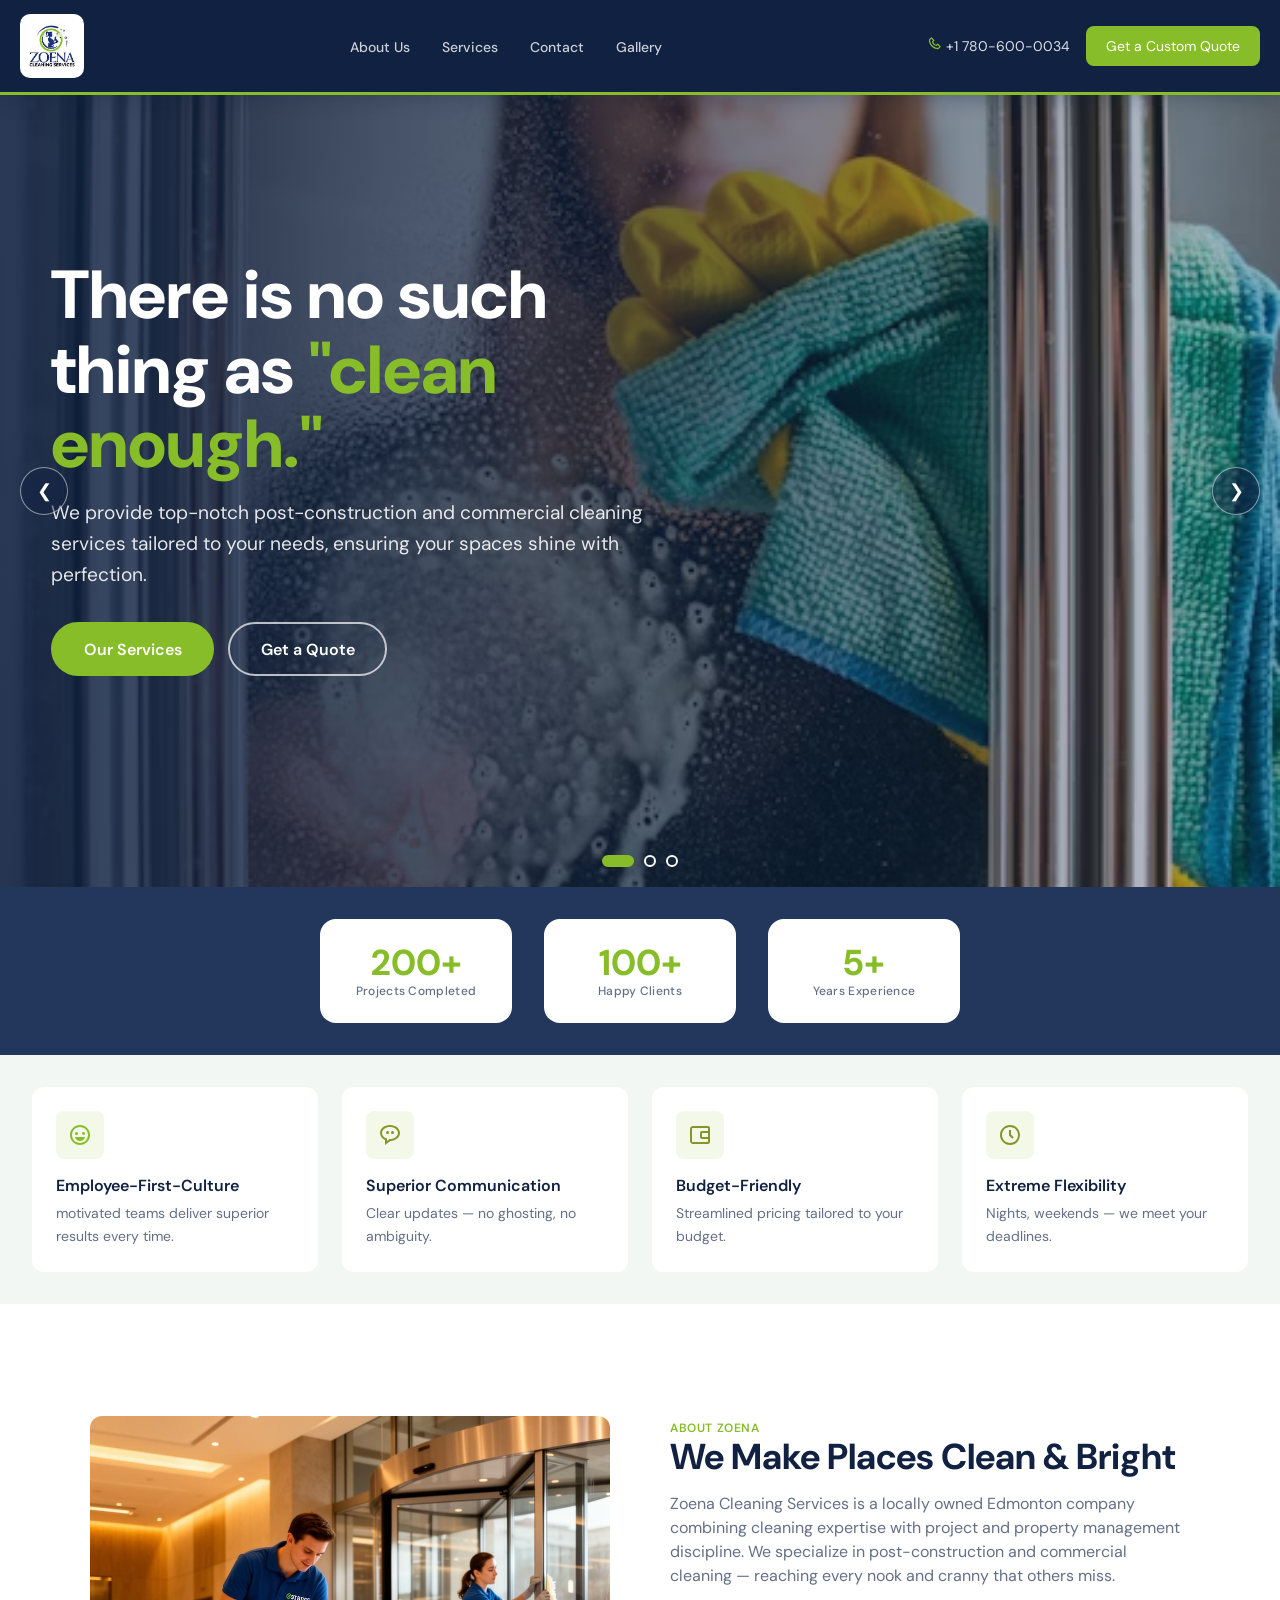
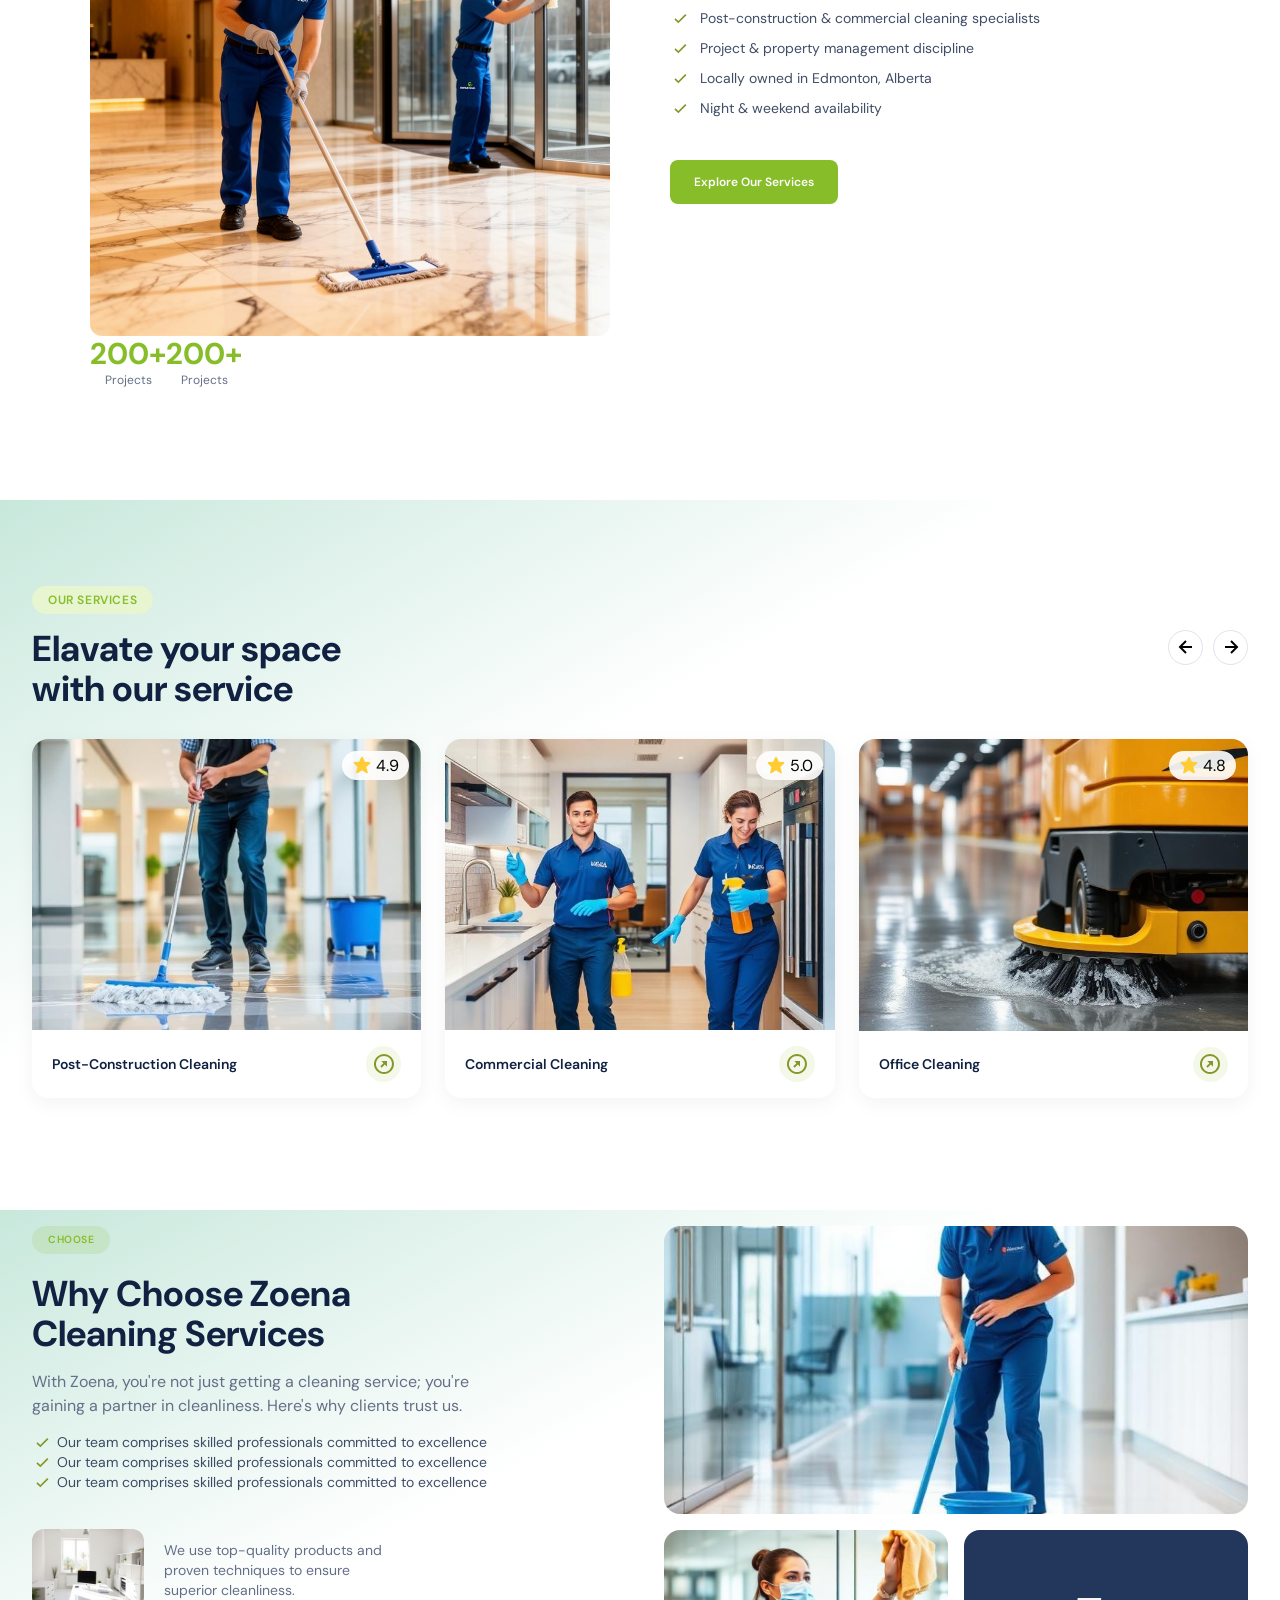
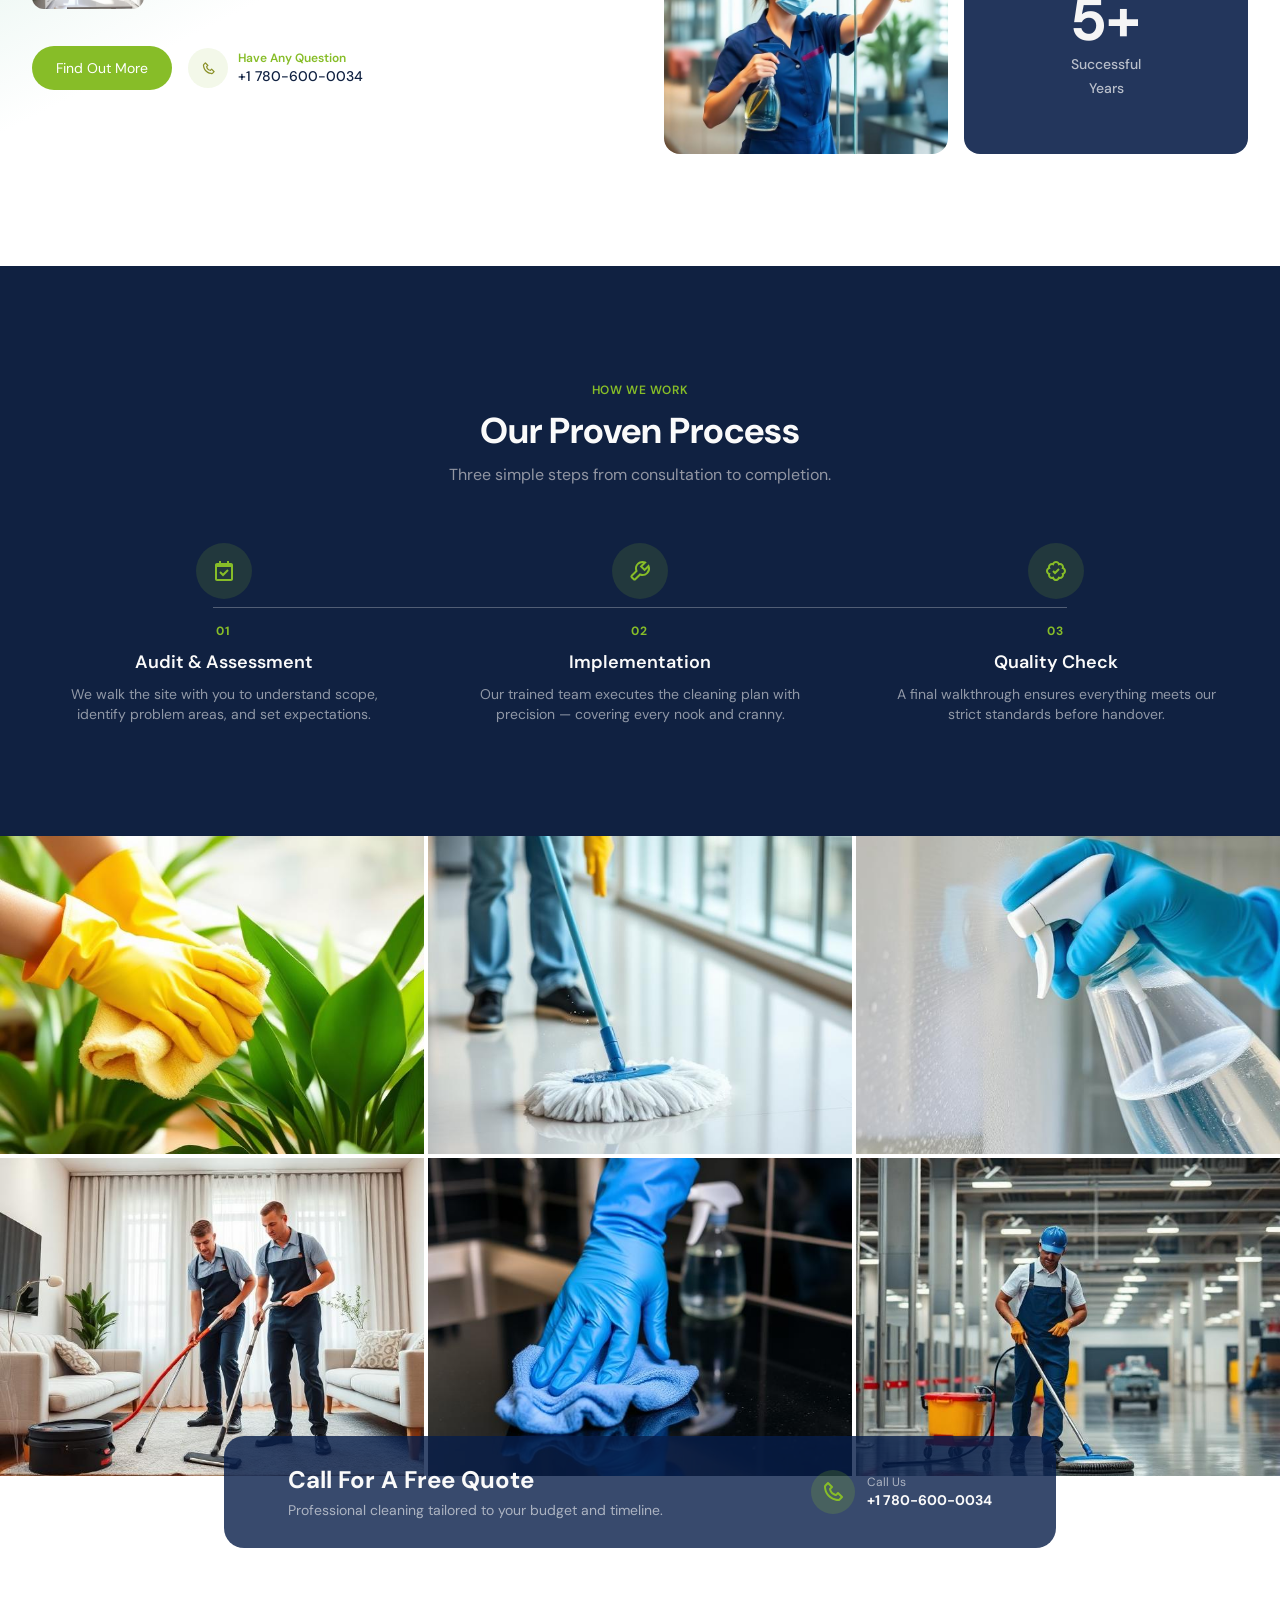
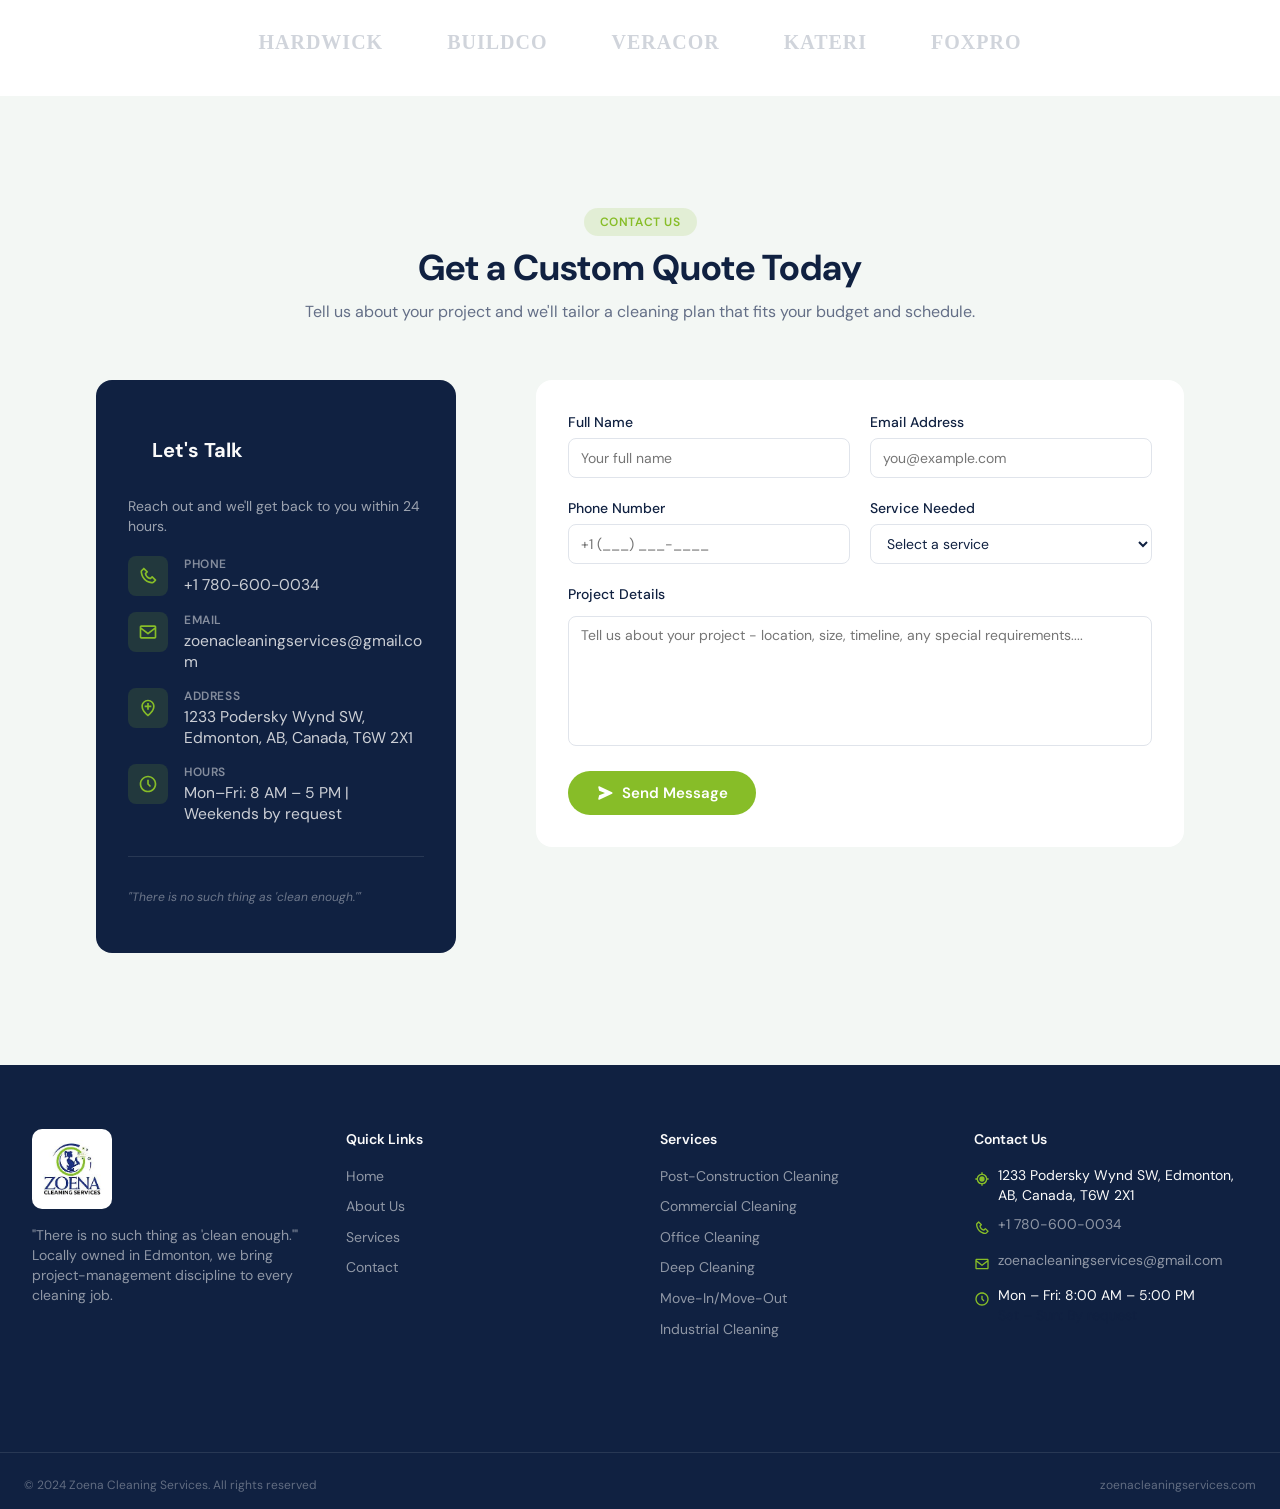
<file: index.html>
<!DOCTYPE html>
<html lang="en">
<head>
    <meta charset="UTF-8">
    <meta name="viewport" content="width=device-width, initial-scale=1.0">
    <link rel="stylesheet" href="main.css">
   <link rel="icon" type="image/png" href="[data-uri]">
    <link href='https://unpkg.com/boxicons@2.1.4/css/boxicons.min.css' rel='stylesheet'>
    <link href="https://fonts.googleapis.com/css2?family=Playfair+Display:wght@500;600&family=Inter:wght@400;500&display=swap" rel="stylesheet">
    <link href="https://fonts.googleapis.com/css2?family=Poppins:wght@400;600&display=swap" rel="stylesheet">
    <link rel="preconnect" href="https://fonts.googleapis.com">
    <link rel="preconnect" href="https://fonts.gstatic.com" crossorigin>
    <link href="https://fonts.googleapis.com/css2?family=DM+Sans:ital,opsz,wght@0,9..40,400;0,9..40,500;0,9..40,600;0,9..40,700;1,9..40,400&display=swap" rel="stylesheet">
    <title>Zoena cleaning Services</title>
    <script src="script.js" defer></script>
</head>
<body>

    <!-- NAVBAR -->
    <div class="nav_container">
        <div class="logo">
            <a href="index.html" class="img_logo">
                <img src="zoena-logo-.png" alt="Zoena cleaning services agency logo" class="img-logo-link">
            </a>
        </div>

        <button class="menu_toggle" type="button" aria-label="Open menu" aria-expanded="false" aria-controls="nav_menu">
            <span class="menu_bar"></span>
            <span class="menu_bar"></span>
            <span class="menu_bar"></span>
        </button>

        <div class="nav_menu" id="nav_menu">
        <div class="services">
            <ul class="listed_tng">
               <li>
                <a href="about-us.html" class="nav_links">About Us</a>
               </li>
               <li>
                <a href="services.html" class="nav_links">Services</a>
               </li>
               <li>
                <a href="contact..html" class="nav_links">Contact</a>
               </li>
               <li>
                <a href="#contact" class="nav_links">Gallery</a>
               </li>
            </ul>
        </div>

        <div class="cus_care">
            <a href="tel:+17806000034" class="tel_link">
                <svg xmlns="http://www.w3.org/2000/svg" width="15" height="15" viewBox="0 0 24 24" style="fill: rgba(0, 0, 0, 1);">
                    <path d="M17.707 12.293a.999.999 0 0 0-1.414 0l-1.594 1.594c-.739-.22-2.118-.72-2.992-1.594s-1.374-2.253-1.594-2.992l1.594-1.594a.999.999 0 0 0 0-1.414l-4-4a.999.999 0 0 0-1.414 0L3.581 5.005c-.38.38-.594.902-.586 1.435.023 1.424.4 6.37 4.298 10.268s8.844 4.274 10.269 4.298h.028c.528 0 1.027-.208 1.405-.586l2.712-2.712a.999.999 0 0 0 0-1.414l-4-4.001zm-.127 6.712c-1.248-.021-5.518-.356-8.873-3.712-3.366-3.366-3.692-7.651-3.712-8.874L7 4.414 9.586 7 8.293 8.293a1 1 0 0 0-.272.912c.024.115.611 2.842 2.271 4.502s4.387 2.247 4.502 2.271a.991.991 0 0 0 .912-.271L17 14.414 19.586 17l-2.006 2.005z"></path>
                </svg>
                +1 780-600-0034
            </a>
            <a href="#contact" class="tel_link_2">Get a Custom Quote</a>
        </div>
        </div>
    </div>

       <!-- HERO SLIDER -->
    <section class="hero_slider" aria-roledescription="carousel" aria-label="Zoena highlights">
        <div class="hero_slides">

            <div class="hero_slide is_active" role="group" aria-roledescription="slide" aria-label="1 of 3">
                <img src="Zoena cleaning pic3.avif" alt="Zoena cleaners at work" class="hero_img">
                <div class="hero_content">
                    
                    <h1>There is no such thing as <span class="hero_span">"clean enough."</span></h1>
                    <p>We provide top-notch post-construction and commercial cleaning services tailored to your needs, ensuring your spaces shine with perfection.</p>
                    <div class="hero_btns">
                        <a href="#services" class="hero_btn">Our Services</a>
                        <a href="#contact" class="hero_btn hero_btn_ghost">Get a Quote</a>
                    </div>
                </div>
            </div>

            <div class="hero_slide" role="group" aria-roledescription="slide" aria-label="2 of 3">
                <img src="service-post-construction.jpg" alt="Post-construction cleaning" class="hero_img" loading="lazy">
                <div class="hero_content">
                    
                    <h2>Hand over the keys with <span class="hero_span">confidence</span>.</h2>
                    <p>We remove dust, debris and residue from every surface, so your finished project looks as good as the day it was designed.</p>
                    <div class="hero_btns">
                        <a href="services.html" class="hero_btn">See How It Works</a>
                        <a href="#contact" class="hero_btn hero_btn_ghost">Get a Quote</a>
                    </div>
                </div>
            </div>

            <div class="hero_slide" role="group" aria-roledescription="slide" aria-label="3 of 3">
                <img src="service-commercial-2.jpg" alt="Commercial cleaning" class="hero_img" loading="lazy">
                <div class="hero_content">
                    
                    <h2>Spotless spaces, on <span class="hero_span">your</span> schedule.</h2>
                    <p>Daily, weekly or monthly cleaning for offices, retail and commercial spaces, including nights and weekends.</p>
                    <div class="hero_btns">
                        <a href="services.html" class="hero_btn">Our Services</a>
                        <a href="tel:+17806000034" class="hero_btn hero_btn_ghost">Call +1 780-600-0034</a>
                    </div>
                </div>
            </div>

        </div>

        <button class="hero_arrow hero_prev" type="button" aria-label="Previous slide">&#10094;</button>
        <button class="hero_arrow hero_next" type="button" aria-label="Next slide">&#10095;</button>

        <div class="hero_dots" role="tablist" aria-label="Choose slide">
            <button class="hero_dot is_active" type="button" aria-label="Go to slide 1"></button>
            <button class="hero_dot" type="button" aria-label="Go to slide 2"></button>
            <button class="hero_dot" type="button" aria-label="Go to slide 3"></button>
        </div>
    </section>

    <!-- STATS STRIP -->
    <div class="projects_div">
        <div class="projects_container">
            <div class="projects">
                <div class="numbers">200+</div>
                <div class="prj_txt">Projects Completed</div>
            </div>
            <div class="projects">
                <div class="numbers">100+</div>
                <div class="prj_txt">Happy Clients</div>
            </div>
            <div class="projects">
                <div class="numbers">5+</div>
                <div class="prj_txt">Years Experience</div>
            </div>
        </div>
    </div>

    <!-- CARDS SECTION -->
    <section class="card_sect">
        <div class="card_div">
            <div class="card_container">

                <div class="card">
                    <div class="svg">
                        <svg xmlns="http://www.w3.org/2000/svg" width="24" height="24" viewBox="0 0 24 24" style="fill: rgba(135, 189, 40, 1);">
                            <path d="M12 2C6.486 2 2 6.486 2 12s4.486 10 10 10 10-4.486 10-10S17.514 2 12 2zm0 18c-4.411 0-8-3.589-8-8s3.589-8 8-8 8 3.589 8 8-3.589 8-8 8z"></path>
                            <circle cx="8.5" cy="10.5" r="1.5"></circle>
                            <circle cx="15.493" cy="10.493" r="1.493"></circle>
                            <path d="M12 18c4 0 5-4 5-4H7s1 4 5 4z"></path>
                        </svg>
                    </div>
                    <h3 class="card_h3">Employee-First-Culture</h3>
                    <p class="card_p">motivated teams deliver superior results every time.</p>
                </div>

                <div class="card">
                    <div class="svg">
                        <svg xmlns="http://www.w3.org/2000/svg" width="24" height="24" viewBox="0 0 24 24" style="fill: rgba(135, 149, 40, 1);">
                            <circle cx="9.5" cy="9.5" r="1.5"></circle>
                            <circle cx="14.5" cy="9.5" r="1.5"></circle>
                            <path d="M12 2C6.486 2 2 5.589 2 10c0 2.908 1.897 5.515 5 6.934V22l5.34-4.004C17.697 17.852 22 14.32 22 10c0-4.411-4.486-8-10-8zm0 14h-.333L9 18v-2.417l-.641-.247C5.671 14.301 4 12.256 4 10c0-3.309 3.589-6 8-6s8 2.691 8 6-3.589 6-8 6z"></path>
                        </svg>
                    </div>
                    <h3 class="card_h3">Superior Communication</h3>
                    <p class="card_p">Clear updates — no ghosting, no ambiguity.</p>
                </div>

                <div class="card">
                    <div class="svg">
                        <svg xmlns="http://www.w3.org/2000/svg" width="24" height="24" viewBox="0 0 24 24" style="fill: rgba(135, 149, 40, 1);">
                            <path d="M20 3H5C3.346 3 2 4.346 2 6v12c0 1.654 1.346 3 3 3h15c1.103 0 2-.897 2-2V5c0-1.103-.897-2-2-2zM5 19c-.552 0-1-.449-1-1V6c0-.551.448-1 1-1h15v3h-6c-1.103 0-2 .897-2 2v4c0 1.103.897 2 2 2h6.001v3H5zm15-9v4h-6v-4h6z"></path>
                        </svg>
                    </div>
                    <h3 class="card_h3">Budget-Friendly</h3>
                    <p class="card_p">Streamlined pricing tailored to your budget.</p>
                </div>

                <div class="card">
                    <div class="svg">
                        <svg xmlns="http://www.w3.org/2000/svg" width="24" height="24" viewBox="0 0 24 24" style="fill: rgba(135, 149, 40, 1);">
                            <path d="M12 2C6.486 2 2 6.486 2 12s4.486 10 10 10 10-4.486 10-10S17.514 2 12 2zm0 18c-4.411 0-8-3.589-8-8s3.589-8 8-8 8 3.589 8 8-3.589 8-8 8z"></path>
                            <path d="M13 7h-2v5.414l3.293 3.293 1.414-1.414L13 11.586z"></path>
                        </svg>
                    </div>
                    <h3 class="card_h3">Extreme Flexibility</h3>
                    <p class="card_p">Nights, weekends — we meet your deadlines.</p>
                </div>

            </div>
        </div>
    </section>

    <!-- ABOUT SECTION -->
    <section class="about_sect">
        <div class="about_div">
            <div class="about_ctn">

                <div class="about">
                    <div class="abt_1">
                        <img loading="lazy" src="about_pic1.jpg" alt="cleaning service" class="big_img">
                    </div>
                    <div class="abt_2"></div>
                    <div class="side_div">
                        <div class="side_ctn">
                            <div class="side_txt">200+</div>
                            <div class="side_tet">Projects</div>
                        </div>
                        <div class="side_ctn">
                            <div class="side_txt">200+</div>
                            <div class="side_tet">Projects</div>
                        </div>
                    </div>
                </div>

                <div class="about" id="about_2">
                    <span class="green">About Zoena</span>
                    <h2>We Make Places Clean & Bright</h2>
                    <p>Zoena Cleaning Services is a locally owned Edmonton company combining cleaning expertise with project and property management discipline. We specialize in post-construction and commercial cleaning — reaching every nook and cranny that others miss.</p>
                    <ul>
                        <li>
                            <svg xmlns="http://www.w3.org/2000/svg" width="20" height="20" viewBox="0 0 24 24" style="fill: rgba(135, 149, 40, 1);">
                                <path d="m10 15.586-3.293-3.293-1.414 1.414L10 18.414l9.707-9.707-1.414-1.414z"></path>
                            </svg>
                            <span class="li_span">Post-construction & commercial cleaning specialists</span>
                        </li>
                        <li>
                            <svg xmlns="http://www.w3.org/2000/svg" width="20" height="20" viewBox="0 0 24 24" style="fill: rgba(135, 149, 40, 1);">
                                <path d="m10 15.586-3.293-3.293-1.414 1.414L10 18.414l9.707-9.707-1.414-1.414z"></path>
                            </svg>
                            <span class="li_span">Project & property management discipline</span>
                        </li>
                        <li>
                            <svg xmlns="http://www.w3.org/2000/svg" width="20" height="20" viewBox="0 0 24 24" style="fill: rgba(135, 149, 40, 1);">
                                <path d="m10 15.586-3.293-3.293-1.414 1.414L10 18.414l9.707-9.707-1.414-1.414z"></path>
                            </svg>
                            <span class="li_span">Locally owned in Edmonton, Alberta</span>
                        </li>
                        <li>
                            <svg xmlns="http://www.w3.org/2000/svg" width="20" height="20" viewBox="0 0 24 24" style="fill: rgba(135, 149, 40, 1);">
                                <path d="m10 15.586-3.293-3.293-1.414 1.414L10 18.414l9.707-9.707-1.414-1.414z"></path>
                            </svg>
                            <span class="li_span">Night & weekend availability</span>
                        </li>
                    </ul>
                    <a href="#services" class="about_btn">Explore Our Services</a>
                </div>

            </div>
        </div>
    </section>

    <!-- SERVICES / GRADIENT SECTION -->
    <section class="gradient_sect" id="services">
        <div class="gradient_cnt">
            <div class="gradient_div">
                <div class="gradient">
                    <span>Our Services</span>
                    <h2>Elavate your space <br> with our service</h2>
                </div>
                <div class="gradient" id="grdt">
                    <button class="arrow_btn">
                        <svg xmlns="http://www.w3.org/2000/svg" width="24" height="24" viewBox="0 0 24 24" style="fill: rgba(0, 0, 0, 1);">
                            <path d="M12.707 17.293 8.414 13H18v-2H8.414l4.293-4.293-1.414-1.414L4.586 12l6.707 6.707z"></path>
                        </svg>
                    </button>
                    <button class="arrow_btn">
                        <svg xmlns="http://www.w3.org/2000/svg" width="24" height="24" viewBox="0 0 24 24" style="fill: rgba(0, 0, 0, 1);">
                            <path d="m11.293 17.293 1.414 1.414L19.414 12l-6.707-6.707-1.414 1.414L15.586 11H6v2h9.586z"></path>
                        </svg>
                    </button>
                </div>
            </div>
        </div>

        <div class="pic_cnt">
            <div class="pic_div">
                <div class="pic_img">
                    <img loading="lazy" src="service-post-construction.jpg" alt="cleaning man">
                    <div class="pic_span">
                        <svg xmlns="http://www.w3.org/2000/svg" width="20" height="20" viewBox="0 0 24 24" style="fill: rgba(255, 204, 51, 1);">
                            <path d="M21.947 9.179a1.001 1.001 0 0 0-.868-.676l-5.701-.453-2.467-5.461a.998.998 0 0 0-1.822-.001L8.622 8.05l-5.701.453a1 1 0 0 0-.619 1.713l4.213 4.107-1.49 6.452a1 1 0 0 0 1.53 1.057L12 18.202l5.445 3.63a1.001 1.001 0 0 0 1.517-1.106l-1.829-6.4 4.536-4.082c.297-.268.406-.686.278-1.065z"></path>
                        </svg>
                        <span>4.9</span>
                    </div>
                </div>
                <div class="pic_txt">
                    <h3>Post-Construction Cleaning</h3>
                    <a href="#contact">
                        <svg xmlns="http://www.w3.org/2000/svg" width="24" height="24" viewBox="0 0 24 24" style="fill: rgba(135, 149, 41, 1);">
                            <path d="M12.006 2.007a9.927 9.927 0 0 0-7.071 2.922c-3.898 3.899-3.898 10.243 0 14.142 1.885 1.885 4.396 2.923 7.071 2.923s5.187-1.038 7.071-2.923c3.898-3.898 3.898-10.242 0-14.142a9.928 9.928 0 0 0-7.071-2.922zm5.657 15.649c-1.507 1.507-3.517 2.337-5.657 2.337s-4.15-.83-5.657-2.337c-3.118-3.119-3.118-8.194 0-11.313 1.507-1.507 3.516-2.336 5.657-2.336s4.15.829 5.657 2.336c3.118 3.119 3.118 8.194 0 11.313z"></path>
                            <path d="m11.467 11.125-3.214 3.214 1.414 1.414 3.214-3.214 2.125 2.124V9H9.343z"></path>
                        </svg>
                    </a>
                </div>
            </div>

            <div class="pic_div">
                <div class="pic_img">
                    <img loading="lazy" src="service-commercial-2.jpg" alt="cleaning man">
                    <div class="pic_span">
                        <svg xmlns="http://www.w3.org/2000/svg" width="20" height="20" viewBox="0 0 24 24" style="fill: rgba(255, 204, 51, 1);">
                            <path d="M21.947 9.179a1.001 1.001 0 0 0-.868-.676l-5.701-.453-2.467-5.461a.998.998 0 0 0-1.822-.001L8.622 8.05l-5.701.453a1 1 0 0 0-.619 1.713l4.213 4.107-1.49 6.452a1 1 0 0 0 1.53 1.057L12 18.202l5.445 3.63a1.001 1.001 0 0 0 1.517-1.106l-1.829-6.4 4.536-4.082c.297-.268.406-.686.278-1.065z"></path>
                        </svg>
                        <span>5.0</span>
                    </div>
                </div>
                <div class="pic_txt">
                    <h3>Commercial Cleaning</h3>
                    <a href="#contact">
                        <svg xmlns="http://www.w3.org/2000/svg" width="24" height="24" viewBox="0 0 24 24" style="fill: rgba(135, 149, 41, 1);">
                            <path d="M12.006 2.007a9.927 9.927 0 0 0-7.071 2.922c-3.898 3.899-3.898 10.243 0 14.142 1.885 1.885 4.396 2.923 7.071 2.923s5.187-1.038 7.071-2.923c3.898-3.898 3.898-10.242 0-14.142a9.928 9.928 0 0 0-7.071-2.922zm5.657 15.649c-1.507 1.507-3.517 2.337-5.657 2.337s-4.15-.83-5.657-2.337c-3.118-3.119-3.118-8.194 0-11.313 1.507-1.507 3.516-2.336 5.657-2.336s4.15.829 5.657 2.336c3.118 3.119 3.118 8.194 0 11.313z"></path>
                            <path d="m11.467 11.125-3.214 3.214 1.414 1.414 3.214-3.214 2.125 2.124V9H9.343z"></path>
                        </svg>
                    </a>
                </div>
            </div>

            <div class="pic_div">
                <div class="pic_img">
                    <img loading="lazy" src="service-office-3.jpg" alt="cleaning man">
                    <div class="pic_span">
                        <svg xmlns="http://www.w3.org/2000/svg" width="20" height="20" viewBox="0 0 24 24" style="fill: rgba(255, 204, 51, 1);">
                            <path d="M21.947 9.179a1.001 1.001 0 0 0-.868-.676l-5.701-.453-2.467-5.461a.998.998 0 0 0-1.822-.001L8.622 8.05l-5.701.453a1 1 0 0 0-.619 1.713l4.213 4.107-1.49 6.452a1 1 0 0 0 1.53 1.057L12 18.202l5.445 3.63a1.001 1.001 0 0 0 1.517-1.106l-1.829-6.4 4.536-4.082c.297-.268.406-.686.278-1.065z"></path>
                        </svg>
                        <span>4.8</span>
                    </div>
                </div>
                <div class="pic_txt">
                    <h3>Office Cleaning</h3>
                    <a href="#contact">
                        <svg xmlns="http://www.w3.org/2000/svg" width="24" height="24" viewBox="0 0 24 24" style="fill: rgba(135, 149, 41, 1);">
                            <path d="M12.006 2.007a9.927 9.927 0 0 0-7.071 2.922c-3.898 3.899-3.898 10.243 0 14.142 1.885 1.885 4.396 2.923 7.071 2.923s5.187-1.038 7.071-2.923c3.898-3.898 3.898-10.242 0-14.142a9.928 9.928 0 0 0-7.071-2.922zm5.657 15.649c-1.507 1.507-3.517 2.337-5.657 2.337s-4.15-.83-5.657-2.337c-3.118-3.119-3.118-8.194 0-11.313 1.507-1.507 3.516-2.336 5.657-2.336s4.15.829 5.657 2.336c3.118 3.119 3.118 8.194 0 11.313z"></path>
                            <path d="m11.467 11.125-3.214 3.214 1.414 1.414 3.214-3.214 2.125 2.124V9H9.343z"></path>
                        </svg>
                    </a>
                </div>
            </div>
        </div>
    </section>

    <!-- WHY CHOOSE US SECTION -->
    <section class="cleaning_sect">
        <div class="cleaning_cnt">
            <div class="cleaning_grid">
                <div class="grid">
                    <div class="grid_right">
                        <span class="choose">Choose</span>
                        <h2>Why Choose Zoena <br> Cleaning Services</h2>
                        <p>With Zoena, you're not just getting a cleaning service; you're gaining a partner in cleanliness. Here's why clients trust us.</p>
                        <ul class="grid_ul">
                            <li class="li_flex">
                                <svg xmlns="http://www.w3.org/2000/svg" width="20" height="20" viewBox="0 0 24 24" style="fill: rgba(135, 149, 40, 1);">
                                    <path d="m10 15.586-3.293-3.293-1.414 1.414L10 18.414l9.707-9.707-1.414-1.414z"></path>
                                </svg>
                                <span class="list">Our team comprises skilled professionals committed to excellence</span>
                            </li>
                            <li class="li_flex">
                                <svg xmlns="http://www.w3.org/2000/svg" width="20" height="20" viewBox="0 0 24 24" style="fill: rgba(135, 149, 40, 1);">
                                    <path d="m10 15.586-3.293-3.293-1.414 1.414L10 18.414l9.707-9.707-1.414-1.414z"></path>
                                </svg>
                                <span class="list">Our team comprises skilled professionals committed to excellence</span>
                            </li>
                            <li class="li_flex">
                                <svg xmlns="http://www.w3.org/2000/svg" width="20" height="20" viewBox="0 0 24 24" style="fill: rgba(135, 149, 40, 1);">
                                    <path d="m10 15.586-3.293-3.293-1.414 1.414L10 18.414l9.707-9.707-1.414-1.414z"></path>
                                </svg>
                                <span class="list">Our team comprises skilled professionals committed to excellence</span>
                            </li>
                        </ul>
                        <div class="mini_info">
                            <img loading="lazy" src="choose-.jpg" alt="office image">
                            <p>We use top-quality products and proven techniques to ensure superior cleanliness.</p>
                        </div>
                        <div class="bottom_info">
                            <a href="#contact" class="slick">Find Out More</a>
                            <div class="side_info">
                                <div class="side_info_svg">
                                    <svg xmlns="http://www.w3.org/2000/svg" width="15" height="15" viewBox="0 0 24 24" style="fill: rgba(139, 145, 41, 1);">
                                        <path d="M17.707 12.293a.999.999 0 0 0-1.414 0l-1.594 1.594c-.739-.22-2.118-.72-2.992-1.594s-1.374-2.253-1.594-2.992l1.594-1.594a.999.999 0 0 0 0-1.414l-4-4a.999.999 0 0 0-1.414 0L3.581 5.005c-.38.38-.594.902-.586 1.435.023 1.424.4 6.37 4.298 10.268s8.844 4.274 10.269 4.298h.028c.528 0 1.027-.208 1.405-.586l2.712-2.712a.999.999 0 0 0 0-1.414l-4-4.001zm-.127 6.712c-1.248-.021-5.518-.356-8.873-3.712-3.366-3.366-3.692-7.651-3.712-8.874L7 4.414 9.586 7 8.293 8.293a1 1 0 0 0-.272.912c.024.115.611 2.842 2.271 4.502s4.387 2.247 4.502 2.271a.991.991 0 0 0 .912-.271L17 14.414 19.586 17l-2.006 2.005z"></path>
                                    </svg>
                                </div>
                                <div class="side_info_span">
                                    <span class="side_info_span1">Have Any Question</span>
                                    <span class="side_info_span2">+1 780-600-0034</span>
                                </div>
                            </div>
                        </div>
                    </div>
                </div>
                 <div class="left_grid">
                        <div class="left_grid_cnt">
                            <div class="left_grid_pic1">
                                <img loading="lazy" src="why-choose-1.jpg" alt="cleaning agent">
                            </div>
                            <div class="left_grid_pic2">
                                <img loading="lazy" src="why-choose-2.jpg" alt="a cleaning agent">
                            </div>
                            <div class="success_div">
                                <div class="success_card">
                                    <span class="success_span" id="c-span">5+</span>
                                    <span class="success_span">Successful</span>
                                    <span class="success_span">Years</span>
                                </div>
                            </div>
                        </div>
                    </div>
            </div>
        </div>
    </section>

    <!--HOW WE WORK-->
    <section class="work_sect">
        <div class="work_cnt">
            <div class="proven_div">
                <span>How We Work</span>
                <h2>Our Proven Process</h2>
                <p>Three simple steps from consultation to completion.</p>
            </div>
        </div>

        <div class="direction_div">
            <div class="div_card">
                <div class="line"></div>
                <div class="plate">
                    <div class="plate_svg">
                        <svg xmlns="http://www.w3.org/2000/svg" width="24" height="24" viewBox="0 0 24 24" style="fill: rgba(135, 189, 40, 1);transform: ;msFilter:;"><path d="M19 4h-2V2h-2v2H9V2H7v2H5c-1.103 0-2 .897-2 2v14c0 1.103.897 2 2 2h14c1.103 0 2-.897 2-2V6c0-1.103-.897-2-2-2zm.002 16H5V8h14l.002 12z"></path><path d="m11 17.414 5.707-5.707-1.414-1.414L11 14.586l-2.293-2.293-1.414 1.414z"></path></svg>
                    </div>
                     <span class="plate_span">01</span>
                        <h3 class="">Audit & Assessment</h3>
                        <p>We walk the site with you to understand scope, identify problem areas, and set expectations.</p>
                </div>

            </div>
            <div class="div_card">
                <div class="line"></div>
                <div class="plate">
                    <div class="plate_svg">
                       <svg xmlns="http://www.w3.org/2000/svg" width="24" height="24" viewBox="0 0 24 24" style="fill: rgba(135, 189, 40, 1);transform: ;msFilter:;"><path d="M5.122 21c.378.378.88.586 1.414.586S7.572 21.378 7.95 21l4.336-4.336a7.495 7.495 0 0 0 2.217.333 7.446 7.446 0 0 0 5.302-2.195 7.484 7.484 0 0 0 1.632-8.158l-.57-1.388-4.244 4.243-2.121-2.122 4.243-4.243-1.389-.571A7.478 7.478 0 0 0 14.499 2c-2.003 0-3.886.78-5.301 2.196a7.479 7.479 0 0 0-1.862 7.518L3 16.05a2.001 2.001 0 0 0 0 2.828L5.122 21zm4.548-8.791-.254-.616a5.486 5.486 0 0 1 1.196-5.983 5.46 5.46 0 0 1 4.413-1.585l-3.353 3.353 4.949 4.95 3.355-3.355a5.49 5.49 0 0 1-1.587 4.416c-1.55 1.55-3.964 2.027-5.984 1.196l-.615-.255-5.254 5.256h.001l-.001 1v-1l-2.122-2.122 5.256-5.255z"></path></svg>
                    </div>
                     <span class="plate_span">02</span>
                        <h3 class="">Implementation</h3>
                        <p>Our trained team executes the cleaning plan with precision — covering every nook and cranny.</p>
                </div>

            </div>
            <div class="div_card">
                <div class="line"></div>
                <div class="plate">
                    <div class="plate_svg">
                        <svg xmlns="http://www.w3.org/2000/svg" width="24" height="24" viewBox="0 0 24 24" style="fill: rgba(135, 189, 40, 1);transform: ;msFilter:;"><path d="M4.035 15.479A3.976 3.976 0 0 0 4 16c0 2.378 2.138 4.284 4.521 3.964C9.214 21.198 10.534 22 12 22s2.786-.802 3.479-2.036C17.857 20.284 20 18.378 20 16c0-.173-.012-.347-.035-.521C21.198 14.786 22 13.465 22 12s-.802-2.786-2.035-3.479C19.988 8.347 20 8.173 20 8c0-2.378-2.143-4.288-4.521-3.964C14.786 2.802 13.466 2 12 2s-2.786.802-3.479 2.036C6.138 3.712 4 5.622 4 8c0 .173.012.347.035.521C2.802 9.214 2 10.535 2 12s.802 2.786 2.035 3.479zm1.442-5.403 1.102-.293-.434-1.053A1.932 1.932 0 0 1 6 8c0-1.103.897-2 2-2 .247 0 .499.05.73.145l1.054.434.293-1.102a1.99 1.99 0 0 1 3.846 0l.293 1.102 1.054-.434C15.501 6.05 15.753 6 16 6c1.103 0 2 .897 2 2 0 .247-.05.5-.145.73l-.434 1.053 1.102.293a1.993 1.993 0 0 1 0 3.848l-1.102.293.434 1.053c.095.23.145.483.145.73 0 1.103-.897 2-2 2-.247 0-.499-.05-.73-.145l-1.054-.434-.293 1.102a1.99 1.99 0 0 1-3.846 0l-.293-1.102-1.054.434A1.935 1.935 0 0 1 8 18c-1.103 0-2-.897-2-2 0-.247.05-.5.145-.73l.434-1.053-1.102-.293a1.993 1.993 0 0 1 0-3.848z"></path><path d="m15.742 10.71-1.408-1.42-3.331 3.299-1.296-1.296-1.414 1.414 2.704 2.704z"></path></svg>
                    </div>
                     <span class="plate_span">03</span>
                        <h3 class="">Quality Check</h3>
                        <p>A final walkthrough ensures everything meets our strict standards before handover.</p>
                </div>

            </div>
        </div>
    </section>

    <!--Gallarey-->
    <section class="gal_sect">
        <div class="gal_grid">
            <div class="gal_card">
                <img loading="lazy" src="gallery-1-.jpg" alt="cleaning hands">
            </div>
            <div class="gal_card">
                <img loading="lazy" src="gallery-2-.jpg" alt="cleaning hands">
            </div>
            <div class="gal_card">
                <img loading="lazy" src="gallery-3-.jpg" alt="cleaning hands">
            </div>
            <div class="gal_card">
                <img loading="lazy" src="gallery-4-.jpg" alt="cleaning hands">
            </div>
            <div class="gal_card">
                <img loading="lazy" src="gallery-5-.jpg" alt="cleaning hands">
            </div>
            <div class="gal_card">  
                <img loading="lazy" src="gallery-6-.jpg" alt="cleaning hands">
            </div>
        </div>

        <div class="quote_div">
            <div class="quote_card">
                <div class="quote_left">
                    <h3>Call For A Free Quote</h3>
                    <p>Professional cleaning tailored to your budget and timeline.</p>
                </div>
                <a href="tel:+17806000034" class="quote_ref">
                    <div class="quote_svg">
                        <svg xmlns="http://www.w3.org/2000/svg" width="24" height="24" viewBox="0 0 24 24" style="fill: rgba(135, 189, 40, 1);transform: ;msFilter:;"><path d="M17.707 12.293a.999.999 0 0 0-1.414 0l-1.594 1.594c-.739-.22-2.118-.72-2.992-1.594s-1.374-2.253-1.594-2.992l1.594-1.594a.999.999 0 0 0 0-1.414l-4-4a.999.999 0 0 0-1.414 0L3.581 5.005c-.38.38-.594.902-.586 1.435.023 1.424.4 6.37 4.298 10.268s8.844 4.274 10.269 4.298h.028c.528 0 1.027-.208 1.405-.586l2.712-2.712a.999.999 0 0 0 0-1.414l-4-4.001zm-.127 6.712c-1.248-.021-5.518-.356-8.873-3.712-3.366-3.366-3.692-7.651-3.712-8.874L7 4.414 9.586 7 8.293 8.293a1 1 0 0 0-.272.912c.024.115.611 2.842 2.271 4.502s4.387 2.247 4.502 2.271a.991.991 0 0 0 .912-.271L17 14.414 19.586 17l-2.006 2.005z"></path></svg>
                    </div>
                    <div class="quote_txt">
                        <span>Call Us</span>
                        <span class="quote_num">+1 780-600-0034</span>
                    </div>
                </a>
            </div>
        </div>

        <!--NAMES SECTION-->
        <div class="names_cnt">
            <div class="names_div">
                <span class="names_span">Hardwick</span>
                <span class="names_span">BuildCo</span>
                <span class="names_span">VeraCor</span>
                <span class="names_span">Kateri</span>
                <span class="names_span">FoxPro</span>
            </div>
        </div>
    </section>
    <!--CUSTOM CARE SECTION-->
    <section class="custom_sect" id="contact">
        <div class="custom_cnt">
            <div class="custom_div">
                <span class="contact_span">Contact Us</span>
                <h2>Get a Custom Quote Today</h2>
                <p>Tell us about your project and we'll tailor a cleaning plan that fits your budget and schedule.</p>
            </div>
        </div>

        <div class="form_div">
            <div class="form_left">
                <div class="form_left_card">
                    <h3>Let's Talk</h3>
                    <p>Reach out and we'll get back to you within 24 hours.</p>
                    <div class="form_dits_cnt">
                        <div class="form_dits_flex">
                            <div class="form_dits_svg">
                        <svg xmlns="http://www.w3.org/2000/svg" width="24" height="24" viewBox="0 0 24 24" style="fill: rgba(135, 189, 40, 1);transform: ;msFilter:;"><path d="M17.707 12.293a.999.999 0 0 0-1.414 0l-1.594 1.594c-.739-.22-2.118-.72-2.992-1.594s-1.374-2.253-1.594-2.992l1.594-1.594a.999.999 0 0 0 0-1.414l-4-4a.999.999 0 0 0-1.414 0L3.581 5.005c-.38.38-.594.902-.586 1.435.023 1.424.4 6.37 4.298 10.268s8.844 4.274 10.269 4.298h.028c.528 0 1.027-.208 1.405-.586l2.712-2.712a.999.999 0 0 0 0-1.414l-4-4.001zm-.127 6.712c-1.248-.021-5.518-.356-8.873-3.712-3.366-3.366-3.692-7.651-3.712-8.874L7 4.414 9.586 7 8.293 8.293a1 1 0 0 0-.272.912c.024.115.611 2.842 2.271 4.502s4.387 2.247 4.502 2.271a.991.991 0 0 0 .912-.271L17 14.414 19.586 17l-2.006 2.005z"></path></svg>
                            </div>
                            <div class="form_dits_txt">
                                <span>Phone</span>
                                <a href="tel:+17806000034">+1 780-600-0034</a>
                            </div>
                        </div>


                        <div class="form_dits_flex">
                            <div class="form_dits_svg">
                      <svg xmlns="http://www.w3.org/2000/svg" width="24" height="24" viewBox="0 0 24 24" style="fill: rgba(135, 189, 40, 1);transform: ;msFilter:;"><path d="M20 4H4c-1.103 0-2 .897-2 2v12c0 1.103.897 2 2 2h16c1.103 0 2-.897 2-2V6c0-1.103-.897-2-2-2zm0 2v.511l-8 6.223-8-6.222V6h16zM4 18V9.044l7.386 5.745a.994.994 0 0 0 1.228 0L20 9.044 20.002 18H4z"></path></svg>
                            </div>
                            <div class="form_dits_txt">
                                <span>Email</span>
                                <a href="mailto:zoenacleaningservices@gmail.com">zoenacleaningservices@gmail.com</a>
                            </div>
                        </div>
                        <div class="form_dits_flex">
                            <div class="form_dits_svg">
                       <svg xmlns="http://www.w3.org/2000/svg" width="24" height="24" viewBox="0 0 24 24" style="fill: rgba(135, 189, 40, 1);transform: ;msFilter:;"><path d="M11.42 21.815a1.004 1.004 0 0 0 1.16 0C12.884 21.598 20.029 16.44 20 10c0-4.411-3.589-8-8-8S4 5.589 4 9.996c-.029 6.444 7.116 11.602 7.42 11.819zM12 4c3.309 0 6 2.691 6 6.004.021 4.438-4.388 8.423-6 9.731-1.611-1.308-6.021-5.293-6-9.735 0-3.309 2.691-6 6-6z"></path><path d="M11 14h2v-3h3V9h-3V6h-2v3H8v2h3z"></path></svg>
                            </div>
                            <div class="form_dits_txt">
                                <span>Address</span>
                                <a href="">1233 Podersky Wynd SW, Edmonton, AB, Canada, T6W 2X1</a>
                            </div>
                        </div>


                        <div class="form_dits_flex">
                            <div class="form_dits_svg">
                        <svg xmlns="http://www.w3.org/2000/svg" width="24" height="24" viewBox="0 0 24 24" style="fill: rgba(135, 189, 40, 1);transform: ;msFilter:;"><path d="M12 2C6.486 2 2 6.486 2 12s4.486 10 10 10 10-4.486 10-10S17.514 2 12 2zm0 18c-4.411 0-8-3.589-8-8s3.589-8 8-8 8 3.589 8 8-3.589 8-8 8z"></path><path d="M13 7h-2v5.414l3.293 3.293 1.414-1.414L13 11.586z"></path></svg>
                            </div>
                            <div class="form_dits_txt">
                                <span>Hours</span>
                                <a href="">Mon–Fri: 8 AM – 5 PM | Weekends by request</a>
                            </div>
                        </div>
                         <div class="form_bottom">
                        <p>"There is no such thing as 'clean enough.'"</p>
                    </div>
                    </div>
                </div>
            </div>
            <div class="form_div_right">
                <div class="form_div_box">
                    <form action="#" class="details">
                    <div class="details_cnt">
                        <div class="dits_init">
                            <label for="name">Full Name</label>
                            <input type="text" id="name" name="name" placeholder="Your full name" required value>
                        </div>
                        <div>
                            <label for="">Email Address</label>
                            <input type="email" name="email" placeholder="you@example.com" required value>
                        </div>
                    </div>
                    
                    <div class="details_cnt">
    <div class="dits_init">
        <label for="tel">Phone Number</label>
        <input type="tel" name="phone" placeholder="+1 (___) ___-____">
    </div>
    <div class="dits_init">
        <label for="cream">Service Needed</label>
        <select name="service" id="cream">
            <option value="" disabled selected>Select a service</option>
            <option value="Post-construction Cleaning">Post-Construction Cleaning</option>
            <option value="Commercial Cleaning">Commercial Cleaning</option>
            <option value="Office Cleaning">Office Cleaning</option>
            <option value="Deep Cleaning">Deep Cleaning</option>
            <option value="Move-In/Move-Out Cleaning">Move-In/Move-Out Cleaning</option>
            <option value="Other">Other</option>
        </select>
    </div>
</div>
                    <div>
                        <label for="">Project Details</label>
                        <textarea name="" id="space" placeholder="Tell us about your project - location, size, timeline, any special requirements...."></textarea>
                    </div>

                    <button type="submit" class="send_btn">
    <svg xmlns="http://www.w3.org/2000/svg" width="18" height="18" viewBox="0 0 24 24" style="fill: #fff;">
        <path d="m21.426 11.095-17-8A1 1 0 0 0 3.03 4.242l1.212 4.849L12 12l-7.758 2.909-1.212 4.849a.998.998 0 0 0 1.396 1.147l17-8a1 1 0 0 0 0-1.81z"></path>
    </svg>
    Send Message
</button>
                </form>
                </div>
            </div>
        </div>
    </section>

    <footer>
        <div class="footer_cnt">
            <div class="footer_grid_cnt">

                <div class="footer_grid_cards"> 
                    <img src="zoena-logo-.png" alt="Company logo">
                    <p>"There is no such thing as 'clean enough.'" Locally owned in Edmonton, we bring project-management discipline to every cleaning job.</p>
                </div>

                <div class="quk_lks">
                    <h4>Quick Links</h4>
                    <ul>
                        <li>
                            <a href="index.html">Home</a>
                        </li>
                        <li>
                            <a href="about-us.html">About Us</a>
                        </li>
                        <li>
                            <a href="#services">Services</a>
                        </li>
                        <li>
                            <a href="#contact">Contact</a>
                        </li>
                    </ul>
                </div>

                 <div class="quk_lks">
                    <h4>Services</h4>
                    <ul>
                        <li>
                            <a href="#services">Post-Construction Cleaning</a>
                        </li>
                        <li>
                            <a href="#services">Commercial Cleaning</a>
                        </li>
                        <li>
                            <a href="#services">Office Cleaning</a>
                        </li>
                        <li>
                            <a href="#services">Deep Cleaning</a>
                        </li>
                        <li>
                            <a href="#services">Move-In/Move-Out</a>
                        </li>
                        <li>
                            <a href="#services">Industrial Cleaning</a>
                        </li>
                    </ul>
                 </div>


                 <div class="quk_lks" id="links">
                    <h4>Contact Us</h4>
                    <ul>
                        <li class="contact_li">
                           <svg xmlns="http://www.w3.org/2000/svg" width="24" height="24" viewBox="0 0 24 24" style="fill: rgba(135, 189, 40, 1);transform: ;msFilter:;"><circle cx="12" cy="12" r="4"></circle><path d="M13 4.069V2h-2v2.069A8.01 8.01 0 0 0 4.069 11H2v2h2.069A8.008 8.008 0 0 0 11 19.931V22h2v-2.069A8.007 8.007 0 0 0 19.931 13H22v-2h-2.069A8.008 8.008 0 0 0 13 4.069zM12 18c-3.309 0-6-2.691-6-6s2.691-6 6-6 6 2.691 6 6-2.691 6-6 6z"></path></svg>
                            1233 Podersky Wynd SW, Edmonton, AB, Canada, T6W 2X1
                        </li>

                        <li class="contact_li">
                            <svg xmlns="http://www.w3.org/2000/svg" width="24" height="24" viewBox="0 0 24 24" style="fill: rgba(135, 189, 40, 1);transform: ;msFilter:;"><path d="M17.707 12.293a.999.999 0 0 0-1.414 0l-1.594 1.594c-.739-.22-2.118-.72-2.992-1.594s-1.374-2.253-1.594-2.992l1.594-1.594a.999.999 0 0 0 0-1.414l-4-4a.999.999 0 0 0-1.414 0L3.581 5.005c-.38.38-.594.902-.586 1.435.023 1.424.4 6.37 4.298 10.268s8.844 4.274 10.269 4.298h.028c.528 0 1.027-.208 1.405-.586l2.712-2.712a.999.999 0 0 0 0-1.414l-4-4.001zm-.127 6.712c-1.248-.021-5.518-.356-8.873-3.712-3.366-3.366-3.692-7.651-3.712-8.874L7 4.414 9.586 7 8.293 8.293a1 1 0 0 0-.272.912c.024.115.611 2.842 2.271 4.502s4.387 2.247 4.502 2.271a.991.991 0 0 0 .912-.271L17 14.414 19.586 17l-2.006 2.005z"></path></svg>
                            <a href="tel:+17806000034">+1 780-600-0034</a>
                        </li>
                        <li class="contact_li">
                            <svg xmlns="http://www.w3.org/2000/svg" width="24" height="24" viewBox="0 0 24 24" style="fill: rgba(135, 189, 40, 1);transform: ;msFilter:;"><path d="M20 4H4c-1.103 0-2 .897-2 2v12c0 1.103.897 2 2 2h16c1.103 0 2-.897 2-2V6c0-1.103-.897-2-2-2zm0 2v.511l-8 6.223-8-6.222V6h16zM4 18V9.044l7.386 5.745a.994.994 0 0 0 1.228 0L20 9.044 20.002 18H4z"></path></svg>
                            <a href="mailto:zoenacleaningservices@gmail.com">
                                zoenacleaningservices@gmail.com</a>
                        </li>
                        <li class="contact_li">
                           <svg xmlns="http://www.w3.org/2000/svg" width="24" height="24" viewBox="0 0 24 24" style="fill: rgba(135, 189, 40, 1);transform: ;msFilter:;"><path d="M12 2C6.486 2 2 6.486 2 12s4.486 10 10 10 10-4.486 10-10S17.514 2 12 2zm0 18c-4.411 0-8-3.589-8-8s3.589-8 8-8 8 3.589 8 8-3.589 8-8 8z"></path><path d="M13 7h-2v5.414l3.293 3.293 1.414-1.414L13 11.586z"></path></svg>
                            <div>
                                 <span>Mon – Fri: 8:00 AM – 5:00 PM</span>
                           
                           <span class="li_span">Sat – Sun: By request</span>
                            </div>
                        </li>
                    </ul>
                </div>
            </div>
        </div>

        <div class="footer_btm">
            <div class="footer_line"></div>
            <div class="footer_btm_info">
                <span>© 2024 Zoena Cleaning Services. All rights reserved</span>
                <a href="https://zoenacleaningservices.com">zoenacleaningservices.com</a>
            </div>
        </div>
    </footer>


</body>
</html>
</file>
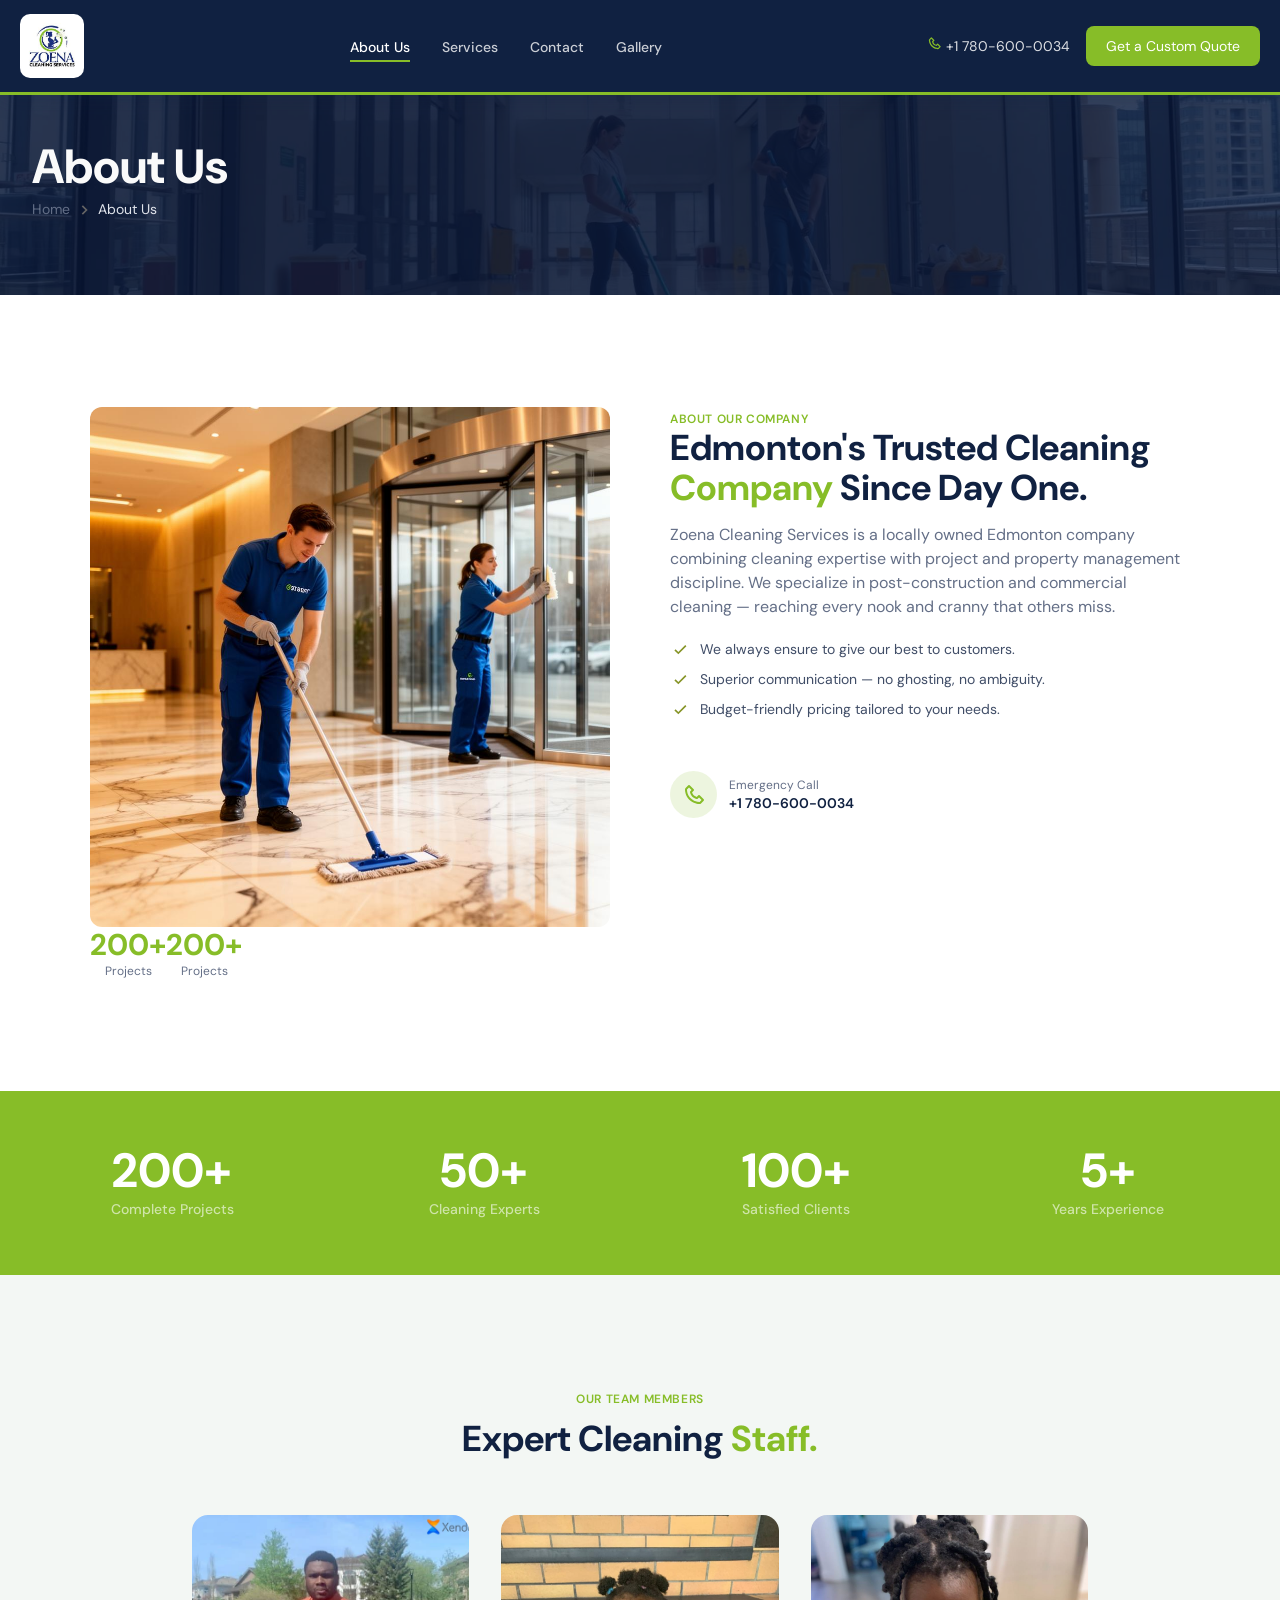
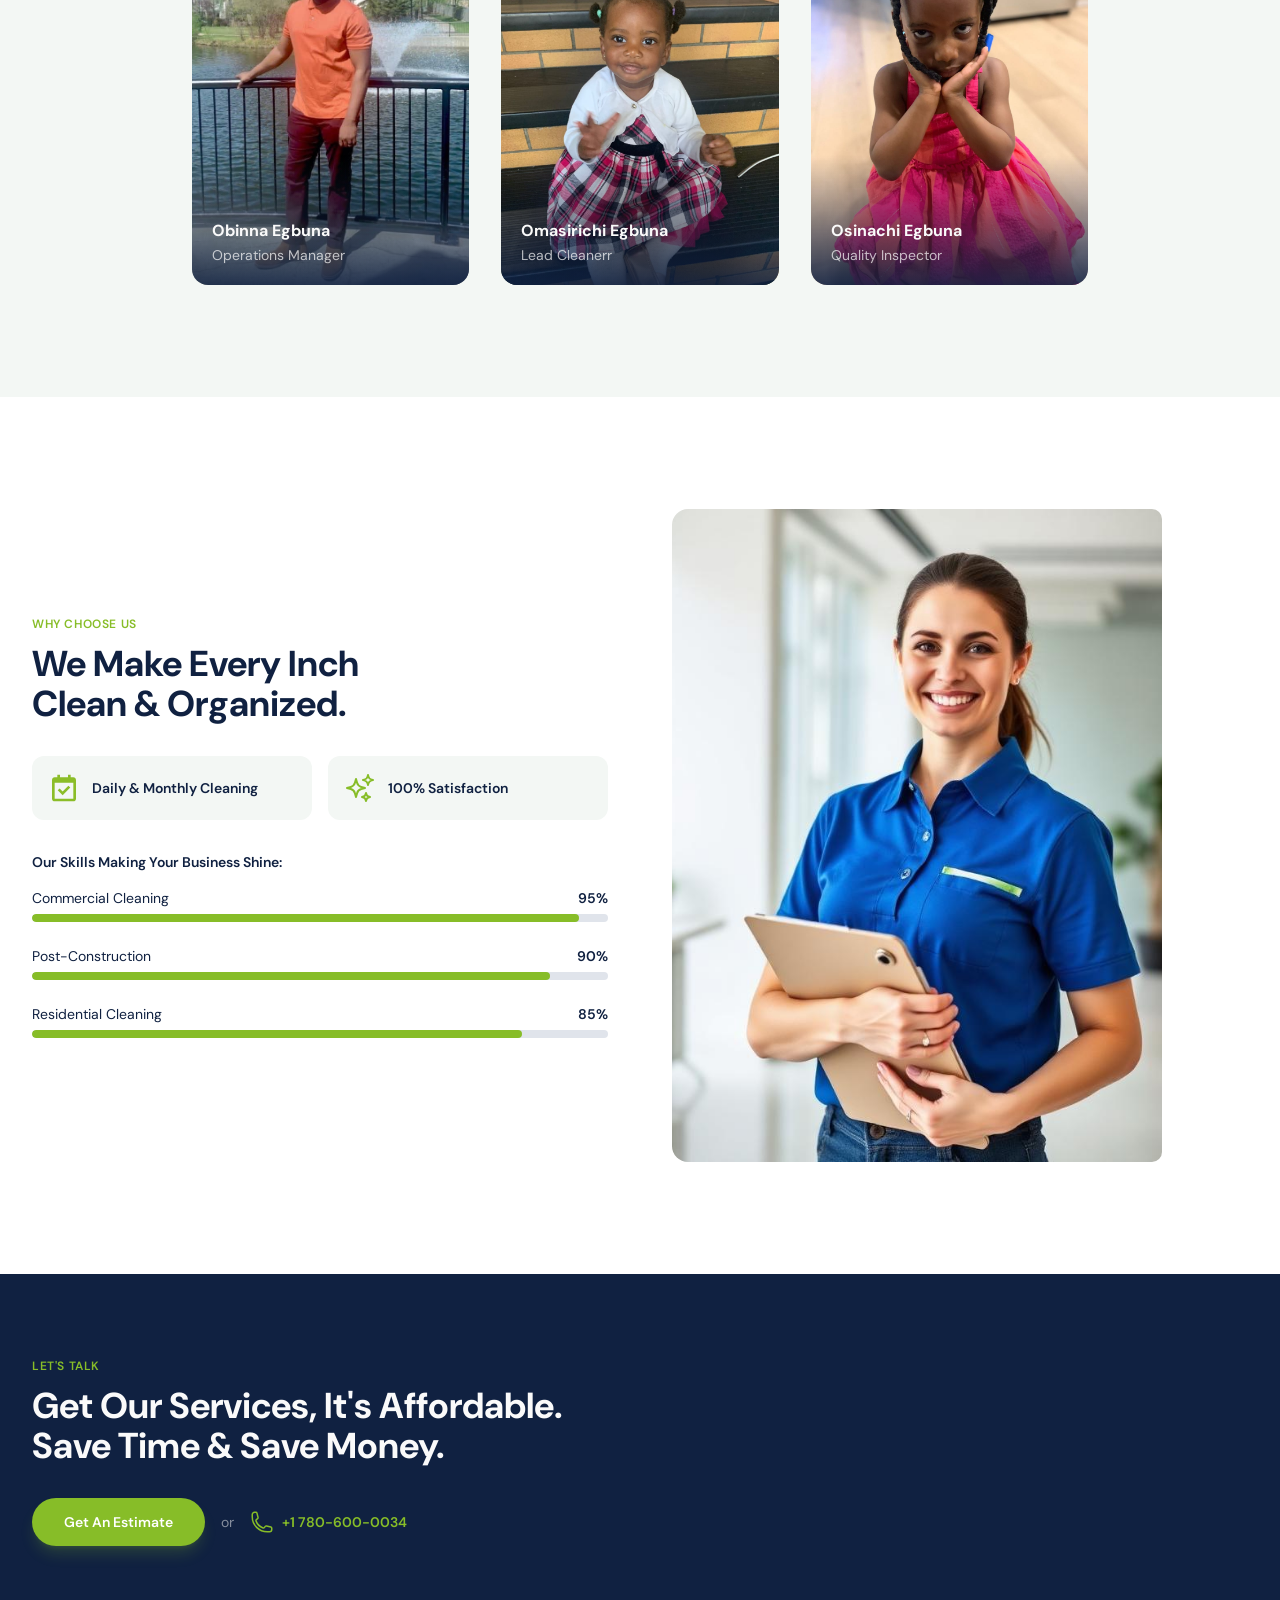
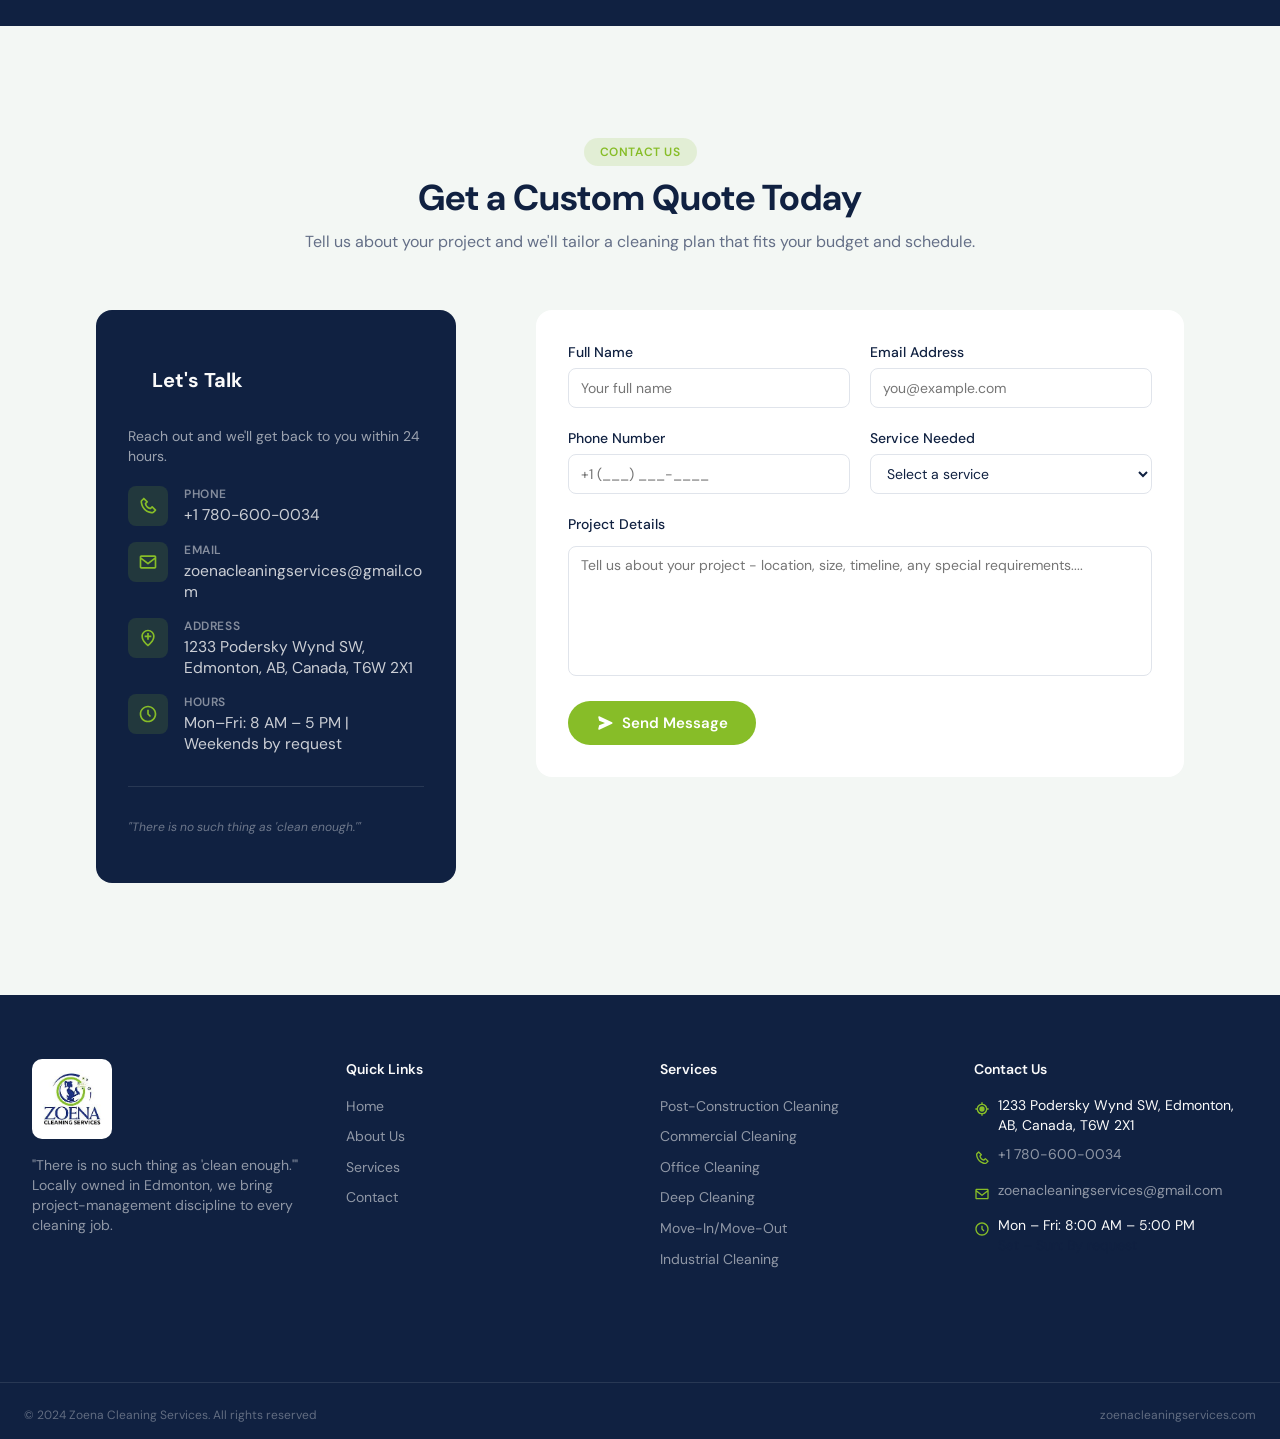
<file: about-us.html>
<!DOCTYPE html>
<html lang="en">
<head>
    <meta charset="UTF-8">
    <meta name="viewport" content="width=device-width, initial-scale=1.0">
     <link rel="stylesheet" href="main.css">
     <link rel="icon" type="image/png" href="[data-uri]">
    <link href='https://unpkg.com/boxicons@2.1.4/css/boxicons.min.css' rel='stylesheet'>
    <link href="https://fonts.googleapis.com/css2?family=Playfair+Display:wght@500;600&family=Inter:wght@400;500&display=swap" rel="stylesheet">
    <link href="https://fonts.googleapis.com/css2?family=Poppins:wght@400;600&display=swap" rel="stylesheet">
    <link rel="preconnect" href="https://fonts.googleapis.com">
    <link rel="preconnect" href="https://fonts.gstatic.com" crossorigin>
    <link href="https://fonts.googleapis.com/css2?family=DM+Sans:ital,opsz,wght@0,9..40,400;0,9..40,500;0,9..40,600;0,9..40,700;1,9..40,400&display=swap" rel="stylesheet">
    <title>About Us</title>
    <script src="script.js" defer></script>
</head>
<body>
     <!-- NAVBAR -->
    <div class="nav_container">
        <div class="logo">
            <a href="index.html" class="img_logo">
                <img src="zoena-logo-.png" alt="Zoena cleaning services agency logo" class="img-logo-link">
            </a>
        </div>

        <button class="menu_toggle" type="button" aria-label="Open menu" aria-expanded="false" aria-controls="nav_menu">
            <span class="menu_bar"></span>
            <span class="menu_bar"></span>
            <span class="menu_bar"></span>
        </button>

        <div class="nav_menu" id="nav_menu">
        <div class="services">
            <ul class="listed_tng">
               <li>
                <a href="about-us.html" class="nav_links">About Us</a>
               </li>
               <li>
                <a href="services.html" class="nav_links">Services</a>
               </li>
               <li>
                <a href="contact.html" class="nav_links">Contact</a>
               </li>
               <li>
                <a href="#contact" class="nav_links">Gallery</a>
               </li>
            </ul>
        </div>

        <div class="cus_care">
            <a href="tel:+17806000034" class="tel_link">
                <svg xmlns="http://www.w3.org/2000/svg" width="15" height="15" viewBox="0 0 24 24" style="fill: rgba(0, 0, 0, 1);">
                    <path d="M17.707 12.293a.999.999 0 0 0-1.414 0l-1.594 1.594c-.739-.22-2.118-.72-2.992-1.594s-1.374-2.253-1.594-2.992l1.594-1.594a.999.999 0 0 0 0-1.414l-4-4a.999.999 0 0 0-1.414 0L3.581 5.005c-.38.38-.594.902-.586 1.435.023 1.424.4 6.37 4.298 10.268s8.844 4.274 10.269 4.298h.028c.528 0 1.027-.208 1.405-.586l2.712-2.712a.999.999 0 0 0 0-1.414l-4-4.001zm-.127 6.712c-1.248-.021-5.518-.356-8.873-3.712-3.366-3.366-3.692-7.651-3.712-8.874L7 4.414 9.586 7 8.293 8.293a1 1 0 0 0-.272.912c.024.115.611 2.842 2.271 4.502s4.387 2.247 4.502 2.271a.991.991 0 0 0 .912-.271L17 14.414 19.586 17l-2.006 2.005z"></path>
                </svg>
                +1 780-600-0034
            </a>
            <a href="#contact" class="tel_link_2">Get a Custom Quote</a>
        </div>
        </div>
    </div>

    <!--ABOUT US HERO-->
    <div class="about_hero">
        <div class="about_hero_div">
            <img src="about-hero-.jpg" alt="two cleaners">
            <div class="cover_color"></div>
        </div>
        <div class="about_hero_text">
            <h1>About Us</h1>
            <div class="about_hero_mini_text">
                <a href="index.html">Home</a>
                <svg xmlns="http://www.w3.org/2000/svg" width="24" height="24" viewBox="0 0 24 24" style="fill: rgba(100, 100, 100, 1);transform: ;msFilter:;"><path d="M10.707 17.707 16.414 12l-5.707-5.707-1.414 1.414L13.586 12l-4.293 4.293z"></path></svg>
                <span>About Us</span>
            </div>
        </div>
    </div>

    <!--CONTACT US ON ABOUT PAGE HERO-->

     <section class="about_sect">
        <div class="about_div">
            <div class="about_ctn">

                <div class="about">
                    <div class="abt_1">
                        <img loading="lazy" src="about_pic1.jpg" alt="cleaning service" class="big_img">
                    </div>
                    <div class="abt_2"></div>
                    <div class="side_div">
                        <div class="side_ctn">
                            <div class="side_txt">200+</div>
                            <div class="side_tet">Projects</div>
                        </div>
                        <div class="side_ctn">
                            <div class="side_txt">200+</div>
                            <div class="side_tet">Projects</div>
                        </div>
                    </div>
                </div>

                <div class="about" id="about_2">
                    <span class="green">About Our Company</span>
                    <h2>Edmonton's Trusted Cleaning <span class="greens">Company</span> Since Day One.</h2>
                    <p>Zoena Cleaning Services is a locally owned Edmonton company combining cleaning expertise with project and property management discipline. We specialize in post-construction and commercial cleaning — reaching every nook and cranny that others miss.</p>
                    <ul>
                        <li>
                            <svg xmlns="http://www.w3.org/2000/svg" width="20" height="20" viewBox="0 0 24 24" style="fill: rgba(135, 149, 40, 1);">
                                <path d="m10 15.586-3.293-3.293-1.414 1.414L10 18.414l9.707-9.707-1.414-1.414z"></path>
                            </svg>
                            <span class="li_span">We always ensure to give our best to customers.</span>
                        </li>
                        <li>
                            <svg xmlns="http://www.w3.org/2000/svg" width="20" height="20" viewBox="0 0 24 24" style="fill: rgba(135, 149, 40, 1);">
                                <path d="m10 15.586-3.293-3.293-1.414 1.414L10 18.414l9.707-9.707-1.414-1.414z"></path>
                            </svg>
                            <span class="li_span">Superior communication — no ghosting, no ambiguity.</span>
                        </li>
                        <li>
                            <svg xmlns="http://www.w3.org/2000/svg" width="20" height="20" viewBox="0 0 24 24" style="fill: rgba(135, 149, 40, 1);">
                                <path d="m10 15.586-3.293-3.293-1.414 1.414L10 18.414l9.707-9.707-1.414-1.414z"></path>
                            </svg>
                            <span class="li_span">Budget-friendly pricing tailored to your needs.</span>
                        </li>
                    </ul>
                    <div class="abt_us_hero_cnt">
                        <a href="tel:+17806000034">
                            <div class="abt_us_hero_svg">
                               <svg xmlns="http://www.w3.org/2000/svg" width="24" height="24" viewBox="0 0 24 24" style="fill: rgba(135, 189, 40, 1);transform: ;msFilter:;"><path d="M17.707 12.293a.999.999 0 0 0-1.414 0l-1.594 1.594c-.739-.22-2.118-.72-2.992-1.594s-1.374-2.253-1.594-2.992l1.594-1.594a.999.999 0 0 0 0-1.414l-4-4a.999.999 0 0 0-1.414 0L3.581 5.005c-.38.38-.594.902-.586 1.435.023 1.424.4 6.37 4.298 10.268s8.844 4.274 10.269 4.298h.028c.528 0 1.027-.208 1.405-.586l2.712-2.712a.999.999 0 0 0 0-1.414l-4-4.001zm-.127 6.712c-1.248-.021-5.518-.356-8.873-3.712-3.366-3.366-3.692-7.651-3.712-8.874L7 4.414 9.586 7 8.293 8.293a1 1 0 0 0-.272.912c.024.115.611 2.842 2.271 4.502s4.387 2.247 4.502 2.271a.991.991 0 0 0 .912-.271L17 14.414 19.586 17l-2.006 2.005z"></path></svg>
                            </div>
                            <div>
                                <span class="abt_spn1">Emergency Call</span>
                                <span class="abt_spn2">+1 780-600-0034</span>
                            </div>
                        </a>
                    </div>
                </div>

            </div>
        </div>
    </section>
    <!--STATS SECTION-->
    <section class="stat-section">
       <div class="stat-ctn">
        <div class="stat-grid">
            <div class="stat-grid-card">
                <div class="stat-grid-card-num">200+</div>
                <div class="stat-grid-card-txt">Complete Projects</div>
            </div>
            <div class="stat-grid-card">
                <div class="stat-grid-card-num">50+</div>
                <div class="stat-grid-card-txt">Cleaning Experts</div>
            </div>
            <div class="stat-grid-card">
                <div class="stat-grid-card-num">100+</div>
                <div class="stat-grid-card-txt">Satisfied Clients</div>
            </div>
            <div class="stat-grid-card">
                <div class="stat-grid-card-num">5+</div>
                <div class="stat-grid-card-txt">Years Experience</div>
            </div>
        </div>
       </div>
    </section>

    <!--EXPERT CLEANING AGENTS SECTION-->
    <section class="expert-section">
        <div class="expert-container">
            <div class="expert-upper-deets">
                <span class="expert-span">our team members</span>
                <h2>Expert Cleaning <span class="staff-span">Staff.</span> </h2>
            </div>

            <div class="expert-staff-grid">
                <div class="expert-staff-card">
                    <div class="expert-staff-container">
                        <img loading="lazy" src="team-obinna-.png" alt="Operations manager of zoenacleaningservices">
                    </div>
                    <div class="expert-staff-names">
                        <h3>Obinna Egbuna</h3>
                        <p>Operations Manager</p>
                    </div>
                </div>

                <div class="expert-staff-card">
                    <div class="expert-staff-container">
                        <img loading="lazy" src="team-omasirichi-.png" alt="Operations manager of zoenacleaningservices">
                    </div>
                    <div class="expert-staff-names">
                        <h3>Omasirichi Egbuna</h3>
                        <p>Lead Cleanerr</p>
                    </div>
                </div>

                <div class="expert-staff-card">
                    <div class="expert-staff-container">
                        <img loading="lazy" src="team-osinachi-.png" alt="Operations manager of zoenacleaningservices">
                    </div>
                    <div class="expert-staff-names">
                        <h3>Osinachi Egbuna</h3>
                        <p>Quality Inspector</p>
                    </div>
                </div>
            </div>
        </div>
    </section>

    <!--CHOOSE SECTION-->
    <section class="choose-section">
        <div class="choose-container">
            <div class="choose-grid">
                <div class="choose-card-left">
                    <span class="expert-span">why choose us</span>
                    <h2 class="blocks">We Make Every Inch Clean & Organized.</h2>
                    <div class="choose-mini-card-grid">
                        <div class="choose-mini-card-left">
                            <svg xmlns="http://www.w3.org/2000/svg" width="30" height="30" viewBox="0 0 24 24" style="fill: rgba(139, 189, 40, 1);transform: ;msFilter:;"><path d="M19 4h-2V2h-2v2H9V2H7v2H5c-1.103 0-2 .897-2 2v14c0 1.103.897 2 2 2h14c1.103 0 2-.897 2-2V6c0-1.103-.897-2-2-2zm.002 16H5V8h14l.002 12z"></path><path d="m11 17.414 5.707-5.707-1.414-1.414L11 14.586l-2.293-2.293-1.414 1.414z"></path></svg>
                             <div>
                                <h4 class="choose-mini-card-h4">Daily & Monthly Cleaning</h4>
                            </div>
                        </div>

                        <div class="choose-mini-card-left">
                          <svg xmlns="http://www.w3.org/2000/svg" fill="none" viewBox="0 0 24 24" stroke-width="1.5" stroke="currentColor" class="size-6">
  <path stroke-linecap="round" stroke-linejoin="round" d="M9.813 15.904 9 18.75l-.813-2.846a4.5 4.5 0 0 0-3.09-3.09L2.25 12l2.846-.813a4.5 4.5 0 0 0 3.09-3.09L9 5.25l.813 2.846a4.5 4.5 0 0 0 3.09 3.09L15.75 12l-2.846.813a4.5 4.5 0 0 0-3.09 3.09ZM18.259 8.715 18 9.75l-.259-1.035a3.375 3.375 0 0 0-2.455-2.456L14.25 6l1.036-.259a3.375 3.375 0 0 0 2.455-2.456L18 2.25l.259 1.035a3.375 3.375 0 0 0 2.456 2.456L21.75 6l-1.035.259a3.375 3.375 0 0 0-2.456 2.456ZM16.894 20.567 16.5 21.75l-.394-1.183a2.25 2.25 0 0 0-1.423-1.423L13.5 18.75l1.183-.394a2.25 2.25 0 0 0 1.423-1.423l.394-1.183.394 1.183a2.25 2.25 0 0 0 1.423 1.423l1.183.394-1.183.394a2.25 2.25 0 0 0-1.423 1.423Z" />
</svg>

                                <h4 class="choose-mini-card-h4">100% Satisfaction</h4>
                            </div>
                        </div>

                         <div class="skills-bar-div">
                    <p>Our Skills Making Your Business Shine:</p>
                    <div class="skills">
                        <div class="skillz">
                            <div class="type-cleaning">
                                <span>Commercial Cleaning</span>
                                <span class="type-cleaning-num">95%</span>
                            </div>
                            <div class="long-bar">
                                <div class="mini-bar"></div>
                            </div>

                            <div class="type-cleaning">
                                <span>Post-Construction</span>
                                <span class="type-cleaning-num">90%</span>
                            </div>
                            <div class="long-bar">
                                <div class="mini-bar-2"></div>
                            </div>

                            <div class="type-cleaning">
                                <span>Residential Cleaning</span>
                                <span class="type-cleaning-num">85%</span>
                            </div>
                            <div class="long-bar">
                                <div class="mini-bar-3"></div>
                            </div>
                        </div>
                    </div>
                </div>
                </div>

                <div class="choose-card-right">
                    <div class="choose-card-right-image">
              <img loading="lazy" src="why-about-.jpg" alt="an agent">
                    </div>
                </div>
            </div>
        </div>
    </section>

    <!--LET'S TALK SECTION-->
    <section class="lets-talk-section">
        <div class="lets-talk-container">
            <div class="lets-talk-div">
                <span class="expert-span">let's talk</span>
                <h2>Get Our Services, It's Affordable.
                    Save Time & Save Money.
                </h2>
                <div class="lets-talk-flex">
                    <a href="#contact" class="lets-talk-f-a">Get An Estimate</a>
                    <span class="lets-talk-f-span">or</span>
                    <a href="tel:+17806000034" class="lets-talk-f-2a">
                        <svg xmlns="http://www.w3.org/2000/svg" fill="none" viewBox="0 0 24 24" stroke-width="1.5" stroke="currentColor" class="size-6">
  <path stroke-linecap="round" stroke-linejoin="round" d="M2.25 6.75c0 8.284 6.716 15 15 15h2.25a2.25 2.25 0 0 0 2.25-2.25v-1.372c0-.516-.351-.966-.852-1.091l-4.423-1.106c-.44-.11-.902.055-1.173.417l-.97 1.293c-.282.376-.769.542-1.21.38a12.035 12.035 0 0 1-7.143-7.143c-.162-.441.004-.928.38-1.21l1.293-.97c.363-.271.527-.734.417-1.173L6.963 3.102a1.125 1.125 0 0 0-1.091-.852H4.5A2.25 2.25 0 0 0 2.25 4.5v2.25Z" />
</svg>
                        +1 780-600-0034</a>
                    

                </div>
            </div>
        </div>
    </section>

        <!--CUSTOM CARE SECTION-->
    <section class="custom_sect" id="contact">
        <div class="custom_cnt">
            <div class="custom_div">
                <span class="contact_span">Contact Us</span>
                <h2>Get a Custom Quote Today</h2>
                <p>Tell us about your project and we'll tailor a cleaning plan that fits your budget and schedule.</p>
            </div>
        </div>

        <div class="form_div">
            <div class="form_left">
                <div class="form_left_card">
                    <h3>Let's Talk</h3>
                    <p>Reach out and we'll get back to you within 24 hours.</p>
                    <div class="form_dits_cnt">
                        <div class="form_dits_flex">
                            <div class="form_dits_svg">
                        <svg xmlns="http://www.w3.org/2000/svg" width="24" height="24" viewBox="0 0 24 24" style="fill: rgba(135, 189, 40, 1);transform: ;msFilter:;"><path d="M17.707 12.293a.999.999 0 0 0-1.414 0l-1.594 1.594c-.739-.22-2.118-.72-2.992-1.594s-1.374-2.253-1.594-2.992l1.594-1.594a.999.999 0 0 0 0-1.414l-4-4a.999.999 0 0 0-1.414 0L3.581 5.005c-.38.38-.594.902-.586 1.435.023 1.424.4 6.37 4.298 10.268s8.844 4.274 10.269 4.298h.028c.528 0 1.027-.208 1.405-.586l2.712-2.712a.999.999 0 0 0 0-1.414l-4-4.001zm-.127 6.712c-1.248-.021-5.518-.356-8.873-3.712-3.366-3.366-3.692-7.651-3.712-8.874L7 4.414 9.586 7 8.293 8.293a1 1 0 0 0-.272.912c.024.115.611 2.842 2.271 4.502s4.387 2.247 4.502 2.271a.991.991 0 0 0 .912-.271L17 14.414 19.586 17l-2.006 2.005z"></path></svg>
                            </div>
                            <div class="form_dits_txt">
                                <span>Phone</span>
                                <a href="tel:+17806000034">+1 780-600-0034</a>
                            </div>
                        </div>


                        <div class="form_dits_flex">
                            <div class="form_dits_svg">
                      <svg xmlns="http://www.w3.org/2000/svg" width="24" height="24" viewBox="0 0 24 24" style="fill: rgba(135, 189, 40, 1);transform: ;msFilter:;"><path d="M20 4H4c-1.103 0-2 .897-2 2v12c0 1.103.897 2 2 2h16c1.103 0 2-.897 2-2V6c0-1.103-.897-2-2-2zm0 2v.511l-8 6.223-8-6.222V6h16zM4 18V9.044l7.386 5.745a.994.994 0 0 0 1.228 0L20 9.044 20.002 18H4z"></path></svg>
                            </div>
                            <div class="form_dits_txt">
                                <span>Email</span>
                                <a href="mailto:zoenacleaningservices@gmail.com">zoenacleaningservices@gmail.com</a>
                            </div>
                        </div>
                        <div class="form_dits_flex">
                            <div class="form_dits_svg">
                       <svg xmlns="http://www.w3.org/2000/svg" width="24" height="24" viewBox="0 0 24 24" style="fill: rgba(135, 189, 40, 1);transform: ;msFilter:;"><path d="M11.42 21.815a1.004 1.004 0 0 0 1.16 0C12.884 21.598 20.029 16.44 20 10c0-4.411-3.589-8-8-8S4 5.589 4 9.996c-.029 6.444 7.116 11.602 7.42 11.819zM12 4c3.309 0 6 2.691 6 6.004.021 4.438-4.388 8.423-6 9.731-1.611-1.308-6.021-5.293-6-9.735 0-3.309 2.691-6 6-6z"></path><path d="M11 14h2v-3h3V9h-3V6h-2v3H8v2h3z"></path></svg>
                            </div>
                            <div class="form_dits_txt">
                                <span>Address</span>
                                <a href="">1233 Podersky Wynd SW, Edmonton, AB, Canada, T6W 2X1</a>
                            </div>
                        </div>


                        <div class="form_dits_flex">
                            <div class="form_dits_svg">
                        <svg xmlns="http://www.w3.org/2000/svg" width="24" height="24" viewBox="0 0 24 24" style="fill: rgba(135, 189, 40, 1);transform: ;msFilter:;"><path d="M12 2C6.486 2 2 6.486 2 12s4.486 10 10 10 10-4.486 10-10S17.514 2 12 2zm0 18c-4.411 0-8-3.589-8-8s3.589-8 8-8 8 3.589 8 8-3.589 8-8 8z"></path><path d="M13 7h-2v5.414l3.293 3.293 1.414-1.414L13 11.586z"></path></svg>
                            </div>
                            <div class="form_dits_txt">
                                <span>Hours</span>
                                <a href="">Mon–Fri: 8 AM – 5 PM | Weekends by request</a>
                            </div>
                        </div>
                         <div class="form_bottom">
                        <p>"There is no such thing as 'clean enough.'"</p>
                    </div>
                    </div>
                </div>
            </div>
            <div class="form_div_right">
                <div class="form_div_box">
                    <form action="#" class="details">
                    <div class="details_cnt">
                        <div class="dits_init">
                            <label for="name">Full Name</label>
                            <input type="text" id="name" name="name" placeholder="Your full name" required value>
                        </div>
                        <div>
                            <label for="">Email Address</label>
                            <input type="email" name="email" placeholder="you@example.com" required value>
                        </div>
                    </div>
                    
                    <div class="details_cnt">
    <div class="dits_init">
        <label for="tel">Phone Number</label>
        <input type="tel" name="phone" placeholder="+1 (___) ___-____">
    </div>
    <div class="dits_init">
        <label for="cream">Service Needed</label>
        <select name="service" id="cream">
            <option value="" disabled selected>Select a service</option>
            <option value="Post-construction Cleaning">Post-Construction Cleaning</option>
            <option value="Commercial Cleaning">Commercial Cleaning</option>
            <option value="Office Cleaning">Office Cleaning</option>
            <option value="Deep Cleaning">Deep Cleaning</option>
            <option value="Move-In/Move-Out Cleaning">Move-In/Move-Out Cleaning</option>
            <option value="Other">Other</option>
        </select>
    </div>
</div>
                    <div>
                        <label for="">Project Details</label>
                        <textarea name="" id="space" placeholder="Tell us about your project - location, size, timeline, any special requirements...."></textarea>
                    </div>

                    <button type="submit" class="send_btn">
    <svg xmlns="http://www.w3.org/2000/svg" width="18" height="18" viewBox="0 0 24 24" style="fill: #fff;">
        <path d="m21.426 11.095-17-8A1 1 0 0 0 3.03 4.242l1.212 4.849L12 12l-7.758 2.909-1.212 4.849a.998.998 0 0 0 1.396 1.147l17-8a1 1 0 0 0 0-1.81z"></path>
    </svg>
    Send Message
</button>
                </form>
                </div>
            </div>
        </div>
    </section>

     <footer>
        <div class="footer_cnt">
            <div class="footer_grid_cnt">

                <div class="footer_grid_cards"> 
                    <img src="zoena-logo-.png" alt="Company logo">
                    <p>"There is no such thing as 'clean enough.'" Locally owned in Edmonton, we bring project-management discipline to every cleaning job.</p>
                </div>

                <div class="quk_lks">
                    <h4>Quick Links</h4>
                    <ul>
                        <li>
                            <a href="index.html">Home</a>
                        </li>
                        <li>
                            <a href="about-us.html">About Us</a>
                        </li>
                        <li>
                            <a href="services.html">Services</a>
                        </li>
                        <li>
                            <a href="#contact">Contact</a>
                        </li>
                    </ul>
                </div>

                 <div class="quk_lks">
                    <h4>Services</h4>
                    <ul>
                        <li>
                            <a href="services.html">Post-Construction Cleaning</a>
                        </li>
                        <li>
                            <a href="services.html">Commercial Cleaning</a>
                        </li>
                        <li>
                            <a href="services.html">Office Cleaning</a>
                        </li>
                        <li>
                            <a href="services.html">Deep Cleaning</a>
                        </li>
                        <li>
                            <a href="services.html">Move-In/Move-Out</a>
                        </li>
                        <li>
                            <a href="services.html">Industrial Cleaning</a>
                        </li>
                    </ul>
                 </div>


                 <div class="quk_lks" id="links">
                    <h4>Contact Us</h4>
                    <ul>
                        <li class="contact_li">
                           <svg xmlns="http://www.w3.org/2000/svg" width="24" height="24" viewBox="0 0 24 24" style="fill: rgba(135, 189, 40, 1);transform: ;msFilter:;"><circle cx="12" cy="12" r="4"></circle><path d="M13 4.069V2h-2v2.069A8.01 8.01 0 0 0 4.069 11H2v2h2.069A8.008 8.008 0 0 0 11 19.931V22h2v-2.069A8.007 8.007 0 0 0 19.931 13H22v-2h-2.069A8.008 8.008 0 0 0 13 4.069zM12 18c-3.309 0-6-2.691-6-6s2.691-6 6-6 6 2.691 6 6-2.691 6-6 6z"></path></svg>
                            1233 Podersky Wynd SW, Edmonton, AB, Canada, T6W 2X1
                        </li>

                        <li class="contact_li">
                            <svg xmlns="http://www.w3.org/2000/svg" width="24" height="24" viewBox="0 0 24 24" style="fill: rgba(135, 189, 40, 1);transform: ;msFilter:;"><path d="M17.707 12.293a.999.999 0 0 0-1.414 0l-1.594 1.594c-.739-.22-2.118-.72-2.992-1.594s-1.374-2.253-1.594-2.992l1.594-1.594a.999.999 0 0 0 0-1.414l-4-4a.999.999 0 0 0-1.414 0L3.581 5.005c-.38.38-.594.902-.586 1.435.023 1.424.4 6.37 4.298 10.268s8.844 4.274 10.269 4.298h.028c.528 0 1.027-.208 1.405-.586l2.712-2.712a.999.999 0 0 0 0-1.414l-4-4.001zm-.127 6.712c-1.248-.021-5.518-.356-8.873-3.712-3.366-3.366-3.692-7.651-3.712-8.874L7 4.414 9.586 7 8.293 8.293a1 1 0 0 0-.272.912c.024.115.611 2.842 2.271 4.502s4.387 2.247 4.502 2.271a.991.991 0 0 0 .912-.271L17 14.414 19.586 17l-2.006 2.005z"></path></svg>
                            <a href="tel:+17806000034">+1 780-600-0034</a>
                        </li>
                        <li class="contact_li">
                            <svg xmlns="http://www.w3.org/2000/svg" width="24" height="24" viewBox="0 0 24 24" style="fill: rgba(135, 189, 40, 1);transform: ;msFilter:;"><path d="M20 4H4c-1.103 0-2 .897-2 2v12c0 1.103.897 2 2 2h16c1.103 0 2-.897 2-2V6c0-1.103-.897-2-2-2zm0 2v.511l-8 6.223-8-6.222V6h16zM4 18V9.044l7.386 5.745a.994.994 0 0 0 1.228 0L20 9.044 20.002 18H4z"></path></svg>
                            <a href="mailto:zoenacleaningservices@gmail.com">
                                zoenacleaningservices@gmail.com</a>
                        </li>
                        <li class="contact_li">
                           <svg xmlns="http://www.w3.org/2000/svg" width="24" height="24" viewBox="0 0 24 24" style="fill: rgba(135, 189, 40, 1);transform: ;msFilter:;"><path d="M12 2C6.486 2 2 6.486 2 12s4.486 10 10 10 10-4.486 10-10S17.514 2 12 2zm0 18c-4.411 0-8-3.589-8-8s3.589-8 8-8 8 3.589 8 8-3.589 8-8 8z"></path><path d="M13 7h-2v5.414l3.293 3.293 1.414-1.414L13 11.586z"></path></svg>
                            <div>
                                 <span>Mon – Fri: 8:00 AM – 5:00 PM</span>
                           
                           <span class="li_span">Sat – Sun: By request</span>
                            </div>
                        </li>
                    </ul>
                </div>
            </div>
        </div>

        <div class="footer_btm">
            <div class="footer_line"></div>
            <div class="footer_btm_info">
                <span>© 2024 Zoena Cleaning Services. All rights reserved</span>
                <a href="https://zoenacleaningservices.com">zoenacleaningservices.com</a>
            </div>
        </div>
    </footer>
</body>
</html>
</file>
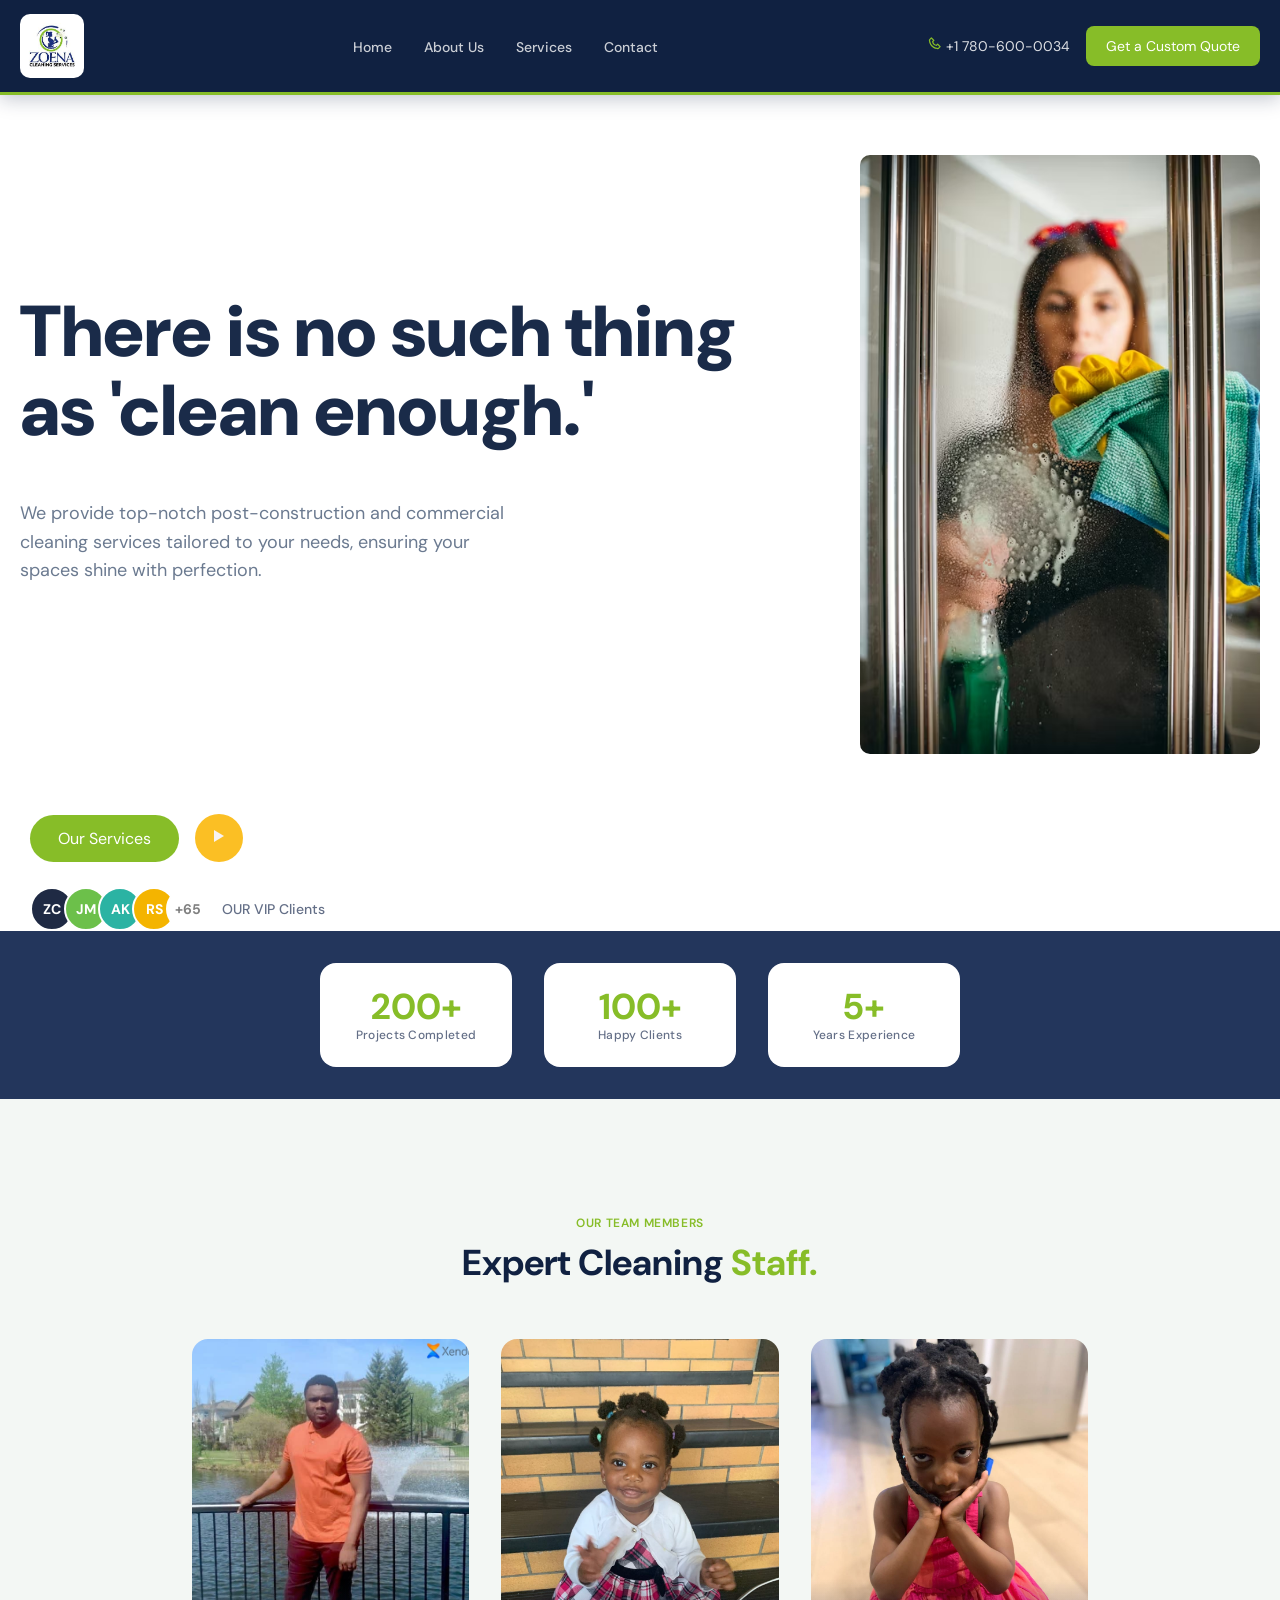
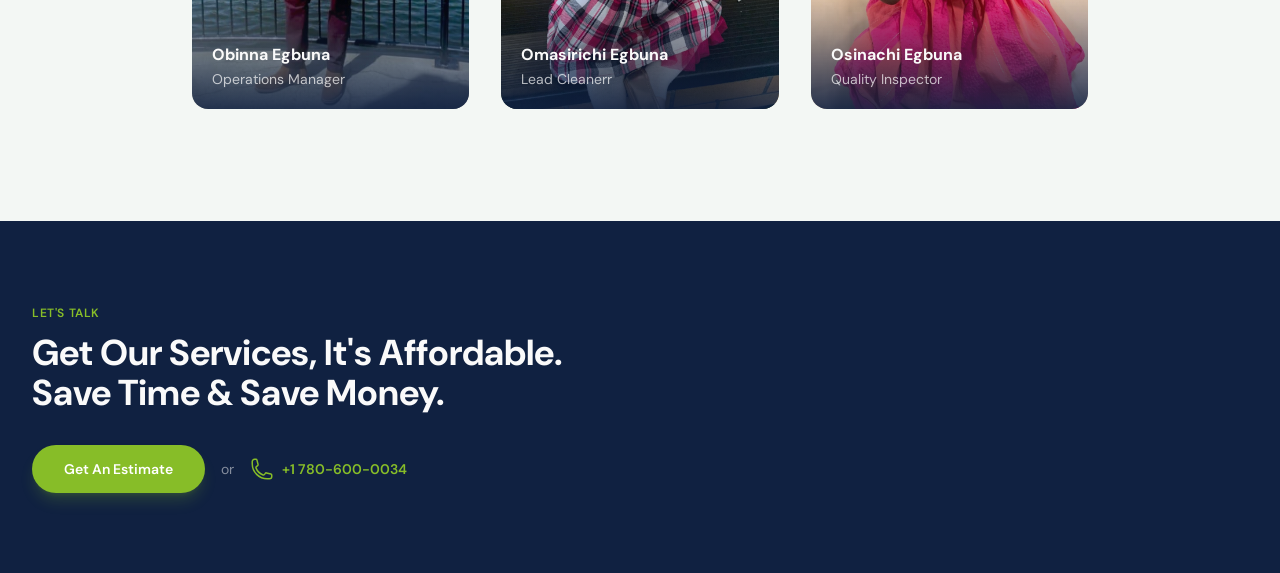
<file: contact..html>
<!DOCTYPE html>
<html lang="en">
<head>
    <meta charset="UTF-8">
    <meta name="viewport" content="width=device-width, initial-scale=1.0">
    <link rel="stylesheet" href="main.css">
    <link rel="icon" type="image/png" href="[data-uri]">
    <link href='https://unpkg.com/boxicons@2.1.4/css/boxicons.min.css' rel='stylesheet'>
    <link href="https://fonts.googleapis.com/css2?family=Playfair+Display:wght@500;600&family=Inter:wght@400;500&display=swap" rel="stylesheet">
    <link href="https://fonts.googleapis.com/css2?family=Poppins:wght@400;600&display=swap" rel="stylesheet">
    <link rel="preconnect" href="https://fonts.googleapis.com">
    <link rel="preconnect" href="https://fonts.gstatic.com" crossorigin>
    <link href="https://fonts.googleapis.com/css2?family=DM+Sans:ital,opsz,wght@0,9..40,400;0,9..40,500;0,9..40,600;0,9..40,700;1,9..40,400&display=swap" rel="stylesheet">
    <title>contact</title>
    <script src="script.js" defer></script>
</head>
<body>
     <!-- NAVBAR -->
    <div class="nav_container">
        <div class="logo">
            <a href="#" class="img_logo">
                <img src="zoena-logo-.png" alt="Zoena cleaning services agency logo" class="img-logo-link">
            </a>
        </div>

        <button class="menu_toggle" type="button" aria-label="Open menu" aria-expanded="false" aria-controls="nav_menu">
            <span class="menu_bar"></span>
            <span class="menu_bar"></span>
            <span class="menu_bar"></span>
        </button>

        <div class="nav_menu" id="nav_menu">
        <div class="services">
            <ul class="listed_tng">
               <li>
                <a href="index.html" class="nav_links">Home</a>
               </li>
               <li>
                <a href="about-us.html" class="nav_links">About Us</a>
               </li>
               <li>
                <a href="services.html" class="nav_links">Services</a>
               </li>
               <li>
                <a href="index.html#contact" class="nav_links">Contact</a>
               </li>
            </ul>
        </div>

        <div class="cus_care">
            <a href="tel:+17806000034" class="tel_link">
                <svg xmlns="http://www.w3.org/2000/svg" width="15" height="15" viewBox="0 0 24 24" style="fill: rgba(0, 0, 0, 1);">
                    <path d="M17.707 12.293a.999.999 0 0 0-1.414 0l-1.594 1.594c-.739-.22-2.118-.72-2.992-1.594s-1.374-2.253-1.594-2.992l1.594-1.594a.999.999 0 0 0 0-1.414l-4-4a.999.999 0 0 0-1.414 0L3.581 5.005c-.38.38-.594.902-.586 1.435.023 1.424.4 6.37 4.298 10.268s8.844 4.274 10.269 4.298h.028c.528 0 1.027-.208 1.405-.586l2.712-2.712a.999.999 0 0 0 0-1.414l-4-4.001zm-.127 6.712c-1.248-.021-5.518-.356-8.873-3.712-3.366-3.366-3.692-7.651-3.712-8.874L7 4.414 9.586 7 8.293 8.293a1 1 0 0 0-.272.912c.024.115.611 2.842 2.271 4.502s4.387 2.247 4.502 2.271a.991.991 0 0 0 .912-.271L17 14.414 19.586 17l-2.006 2.005z"></path>
                </svg>
                +1 780-600-0034
            </a>
            <a href="index.html#contact" class="tel_link_2">Get a Custom Quote</a>
        </div>
        </div>
    </div>


     <!-- HERO SECTION -->
    <section class="main_sect">
        <div class="sect_container">
            <div class="left_sect">
                <h1>There is no such thing as 'clean enough.'</h1>
                <p>We provide top-notch post-construction and commercial cleaning services tailored to your needs, ensuring your spaces shine with perfection.</p>
            </div>

            <div class="right_sect">
                <img src="Zoena cleaning pic3.avif" alt="cleaning services.">
            </div>
        </div>

        <div class="serv_btn">
            <a href="#services" class="serv_btn_link">Our Services</a>
            <button class="play_btn">
                <svg xmlns="http://www.w3.org/2000/svg" width="24" height="24" viewBox="0 0 24 24" style="fill: rgb(247, 242, 242);">
                    <path d="M7 6v12l10-6z"></path>
                </svg>
            </button>
        </div>

        <div class="clt_div">
            <div class="clt_cnt">
                <div class="clients">ZC</div>
                <div class="clients">JM</div>
                <div class="clients">AK</div>
                <div class="clients">RS</div>
                <div class="clients">+65</div>
            </div>
            <span class="vip">OUR VIP Clients</span>
        </div>

        <div class="projects_div">
            <div class="projects_container">
                <div class="projects">
                    <div class="numbers">200+</div>
                    <div class="prj_txt">Projects Completed</div>
                </div>
                <div class="projects">
                    <div class="numbers">100+</div>
                    <div class="prj_txt">Happy Clients</div>
                </div>
                <div class="projects">
                    <div class="numbers">5+</div>
                    <div class="prj_txt">Years Experience</div>
                </div>
            </div>
        </div>
    </section>


     <!--EXPERT CLEANING AGENTS SECTION-->
    <section class="expert-section">
        <div class="expert-container">
            <div class="expert-upper-deets">
                <span class="expert-span">our team members</span>
                <h2>Expert Cleaning <span class="staff-span">Staff.</span> </h2>
            </div>

            <div class="expert-staff-grid">
                <div class="expert-staff-card">
                    <div class="expert-staff-container">
                        <img loading="lazy" src="team-obinna-.png" alt="Operations manager of zoenacleaningservices">
                    </div>
                    <div class="expert-staff-names">
                        <h3>Obinna Egbuna</h3>
                        <p>Operations Manager</p>
                    </div>
                </div>

                <div class="expert-staff-card">
                    <div class="expert-staff-container">
                        <img loading="lazy" src="team-omasirichi-.png" alt="Operations manager of zoenacleaningservices">
                    </div>
                    <div class="expert-staff-names">
                        <h3>Omasirichi Egbuna</h3>
                        <p>Lead Cleanerr</p>
                    </div>
                </div>

                <div class="expert-staff-card">
                    <div class="expert-staff-container">
                        <img loading="lazy" src="team-osinachi-.png" alt="Operations manager of zoenacleaningservices">
                    </div>
                    <div class="expert-staff-names">
                        <h3>Osinachi Egbuna</h3>
                        <p>Quality Inspector</p>
                    </div>
                </div>
            </div>
        </div>
    </section>


    
    <!--LET'S TALK SECTION-->
    <section class="lets-talk-section">
        <div class="lets-talk-container">
            <div class="lets-talk-div">
                <span class="expert-span">let's talk</span>
                <h2>Get Our Services, It's Affordable.
                    Save Time & Save Money.
                </h2>
                <div class="lets-talk-flex">
                    <a href="index.html#contact" class="lets-talk-f-a">Get An Estimate</a>
                    <span class="lets-talk-f-span">or</span>
                    <a href="tel:+17806000034" class="lets-talk-f-2a">
                        <svg xmlns="http://www.w3.org/2000/svg" fill="none" viewBox="0 0 24 24" stroke-width="1.5" stroke="currentColor" class="size-6">
  <path stroke-linecap="round" stroke-linejoin="round" d="M2.25 6.75c0 8.284 6.716 15 15 15h2.25a2.25 2.25 0 0 0 2.25-2.25v-1.372c0-.516-.351-.966-.852-1.091l-4.423-1.106c-.44-.11-.902-.055-1.173.417l-.97 1.293c-.282.376-.769.542-1.21.38a12.035 12.035 0 0 1-7.143-7.143c-.162-.441.004-.928.38-1.21l1.293-.97c.363-.271.527-.734.417-1.173L6.963 3.102a1.125 1.125 0 0 0-1.091-.852H4.5A2.25 2.25 0 0 0 2.25 4.5v2.25Z" />
</svg>
                        +1 780-600-0034</a>
                    

                </div>
            </div>
        </div>
    </section>
</body>
</html>
</file>
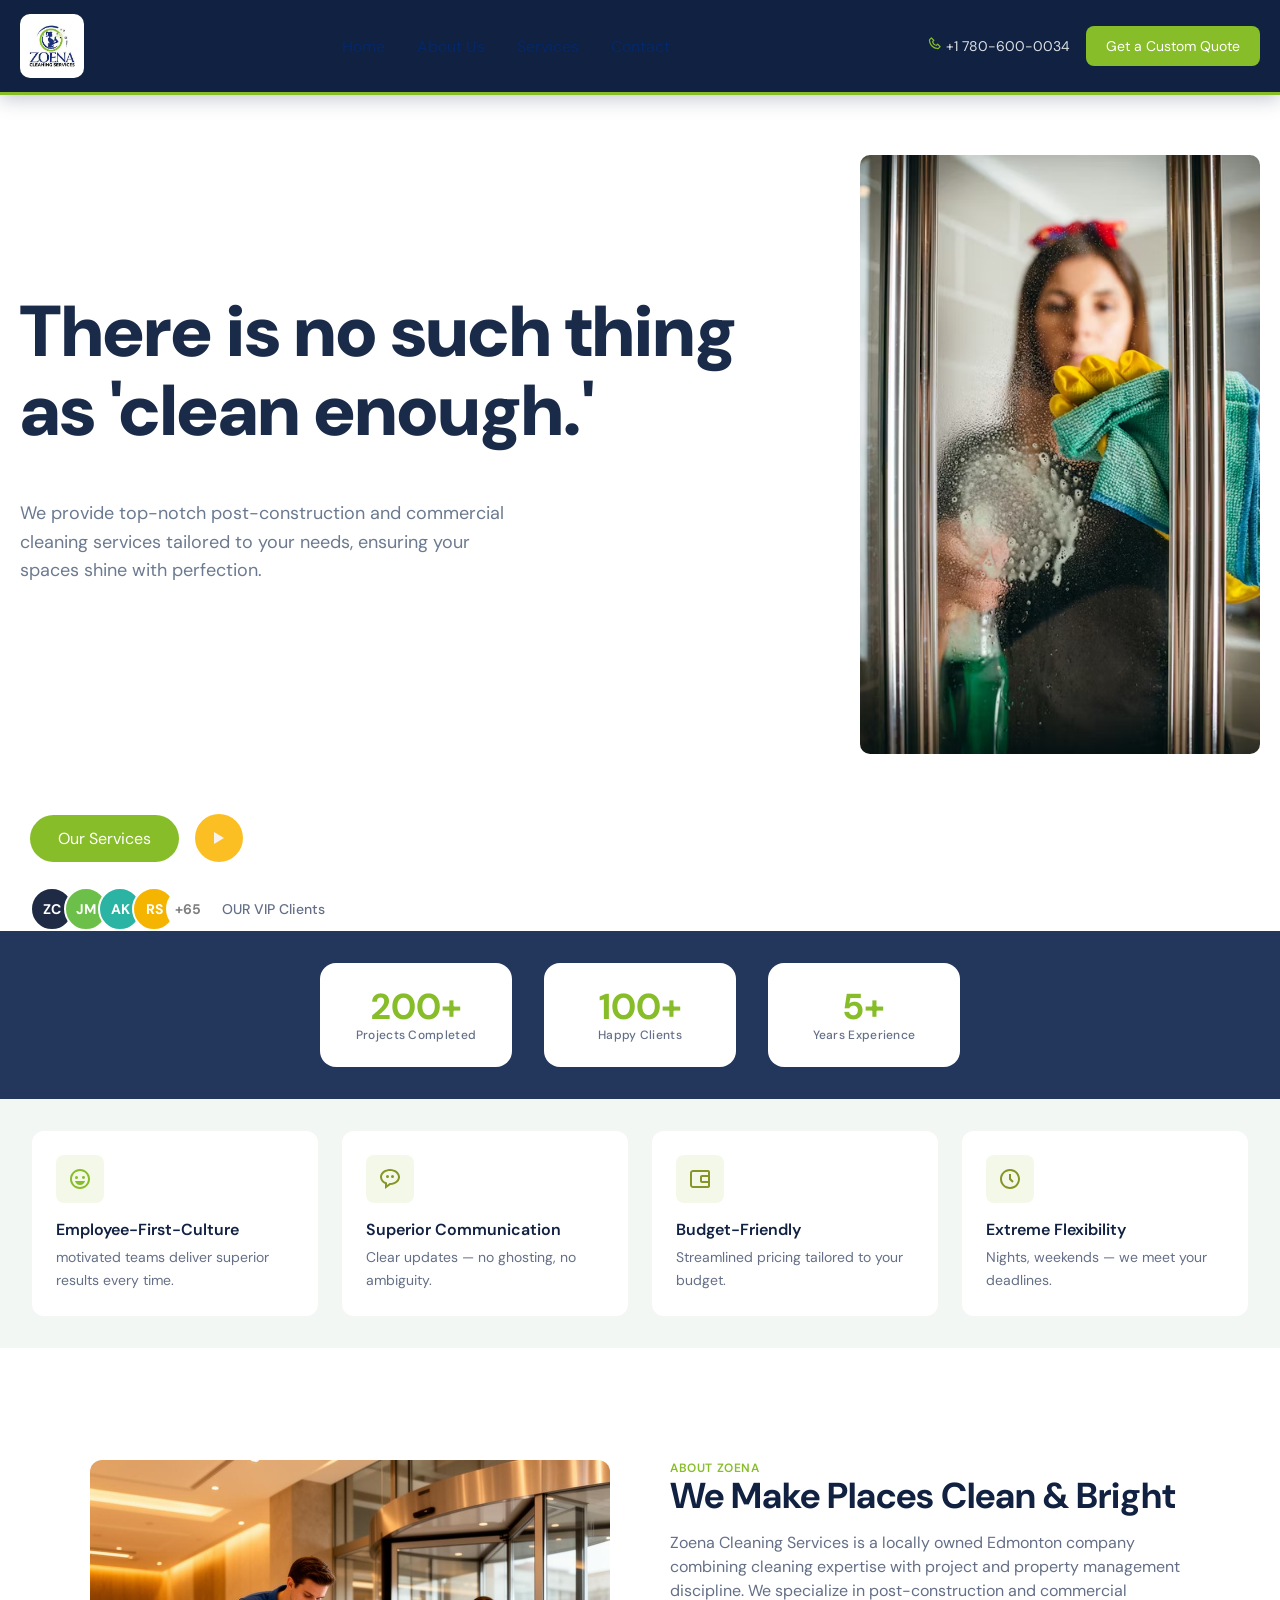
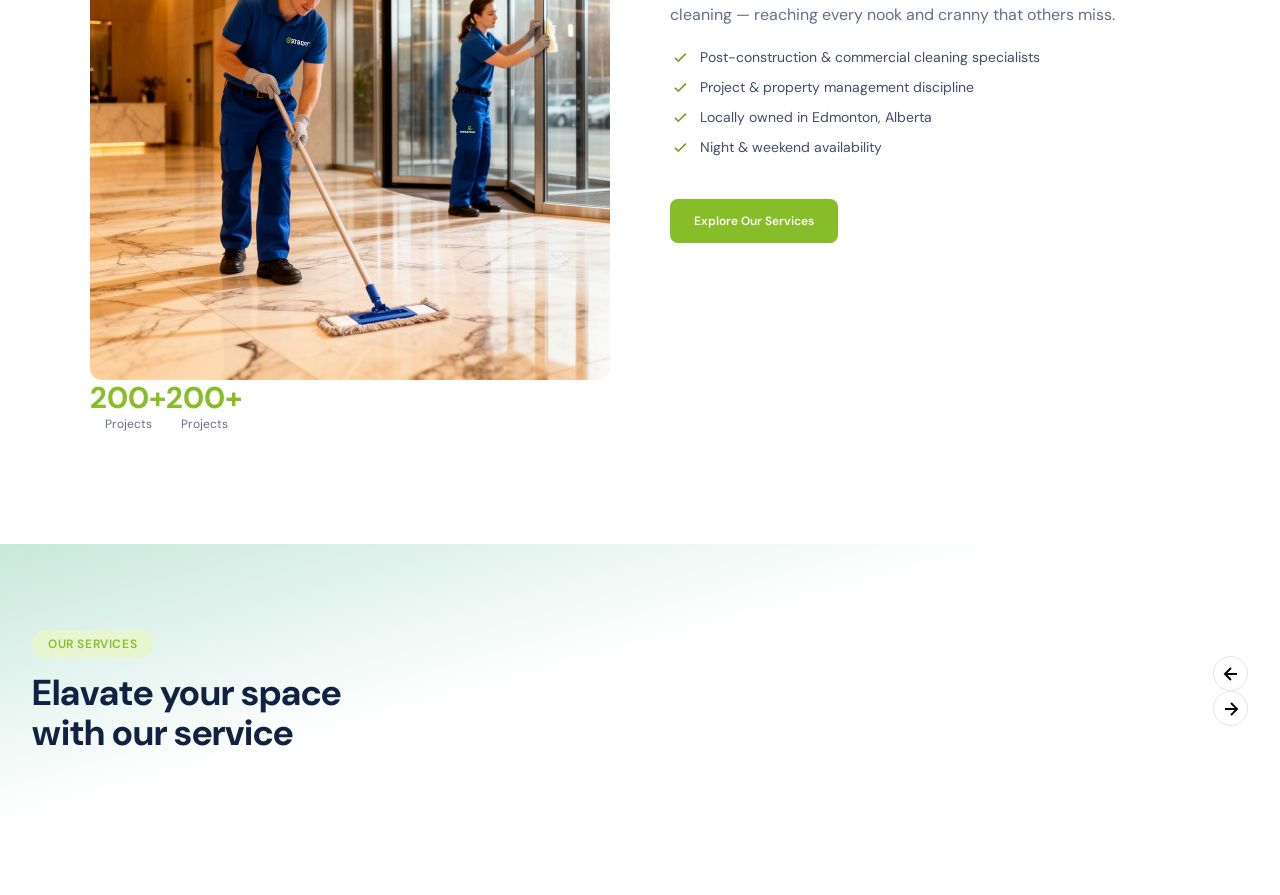
<file: homepage.html>
<html lang="en">
<head>
    <meta charset="UTF-8">
    <meta name="viewport" content="width=device-width, initial-scale=1.0">
    <link rel="stylesheet" href="main.css">
     <link href='https://unpkg.com/boxicons@2.1.4/css/boxicons.min.css' rel='stylesheet'>
     <link href="https://fonts.googleapis.com/css2?family=Playfair+Display:wght@500;600&family=Inter:wght@400;500&display=swap" rel="stylesheet">
     <link href="https://fonts.googleapis.com/css2?family=Poppins:wght@400;600&display=swap" rel="stylesheet">
    <link rel="preconnect" href="https://fonts.googleapis.com">
    <link rel="preconnect" href="https://fonts.gstatic.com" crossorigin>
    <link href="https://fonts.googleapis.com/css2?family=DM+Sans:ital,opsz,wght@0,9..40,400;0,9..40,500;0,9..40,600;0,9..40,700;1,9..40,400&display=swap" rel="stylesheet">
    <title>Zoena cleaning Services</title>
</head>
<body>
    <div class="nav_container">

        <div class="logo">
         <a href="#" class="img_logo">
            <img src="zoena-logo-.png" alt="Zoena cleaning services agency logo" class="img-logo-link">
         </a>
        </div>

        <div class="services">
            <ul class="listed_tng">
                <li>Home</li>
                <li>About Us</li>
                <li>Services</li>
                <li>Contact</li>
            </ul>
        </div>

        <div class="cus_care">
            <a href="tel:+1 7806000034" class="tel_link">
            <svg xmlns="http://www.w3.org/2000/svg" width="15" height="15" viewBox="0 0 24 24" style="fill: rgba(0, 0, 0, 1);transform: ;msFilter:;"><path d="M17.707 12.293a.999.999 0 0 0-1.414 0l-1.594 1.594c-.739-.22-2.118-.72-2.992-1.594s-1.374-2.253-1.594-2.992l1.594-1.594a.999.999 0 0 0 0-1.414l-4-4a.999.999 0 0 0-1.414 0L3.581 5.005c-.38.38-.594.902-.586 1.435.023 1.424.4 6.37 4.298 10.268s8.844 4.274 10.269 4.298h.028c.528 0 1.027-.208 1.405-.586l2.712-2.712a.999.999 0 0 0 0-1.414l-4-4.001zm-.127 6.712c-1.248-.021-5.518-.356-8.873-3.712-3.366-3.366-3.692-7.651-3.712-8.874L7 4.414 9.586 7 8.293 8.293a1 1 0 0 0-.272.912c.024.115.611 2.842 2.271 4.502s4.387 2.247 4.502 2.271a.991.991 0 0 0 .912-.271L17 14.414 19.586 17l-2.006 2.005z"></path></svg>
            +1 780-600-0034
            </a>

            <a href="#contact" class="tel_link_2">Get a Custom Quote</a>
        </div>
    </div>

    <section class="main_sect">
        <div class="sect_container">
            <div class="left_sect">
                <h1>There is no such thing as 'clean enough.'</h1>
                <p>We provide top-notch post-construction and commercial cleaning services tailored to your needs, ensuring your spaces shine with perfection.
                </p>
            </div>

            <div class="right_sect">
               <img src="Zoena cleaning pic3.avif" alt="cleaning services.">
            </div>
        </div>

        <div class="serv_btn">
            <a href="#services" class="serv_btn_link">Our Services</a>
            <button class="play_btn">
                <svg xmlns="http://www.w3.org/2000/svg" width="24" height="24" viewBox="0 0 24 24" style="fill: rgb(247, 242, 242);transform: ;msFilter:;"><path d="M7 6v12l10-6z"></path></svg>
            </button>
        </div>

        <div class="clt_div">
            <div class="clt_cnt">
                <div class="clients">ZC</div>
                <div class="clients">JM</div>
                <div class="clients">AK</div>
                <div class="clients">RS</div>
                <div class="clients">+65</div>
            </div>
            <span class="vip">OUR VIP Clients</span>
        </div>

        <div class="projects_div">
            <div class="projects_container">

                <div class="projects">
                    <div class="numbers">200+</div>
                    <div class="prj_txt">Projects Completed</div>
                </div>

                <div class="projects">
                    <div class="numbers">100+</div>
                    <div class="prj_txt">Happy Clients</div>
                </div>

                <div class="projects">
                    <div class="numbers">5+</div>
                    <div class="prj_txt">Years Experience</div>
                </div>
            </div>
        </div>
    </section>

    <section class="card_sect">
        <div class="card_div">

             <div class="card_container">
                <div class="card">
                    <div class="svg">
                         <svg xmlns="http://www.w3.org/2000/svg" width="24" height="24" viewBox="0 0 24 24" style="fill: rgba(135, 189, 40, 1);transform: ;msFilter:;"><path d="M12 2C6.486 2 2 6.486 2 12s4.486 10 10 10 10-4.486 10-10S17.514 2 12 2zm0 18c-4.411 0-8-3.589-8-8s3.589-8 8-8 8 3.589 8 8-3.589 8-8 8z"></path><circle cx="8.5" cy="10.5" r="1.5"></circle><circle cx="15.493" cy="10.493" r="1.493"></circle><path d="M12 18c4 0 5-4 5-4H7s1 4 5 4z"></path></svg>
                    </div>
                    <h3 class="card_h3">Employee-First-Culture</h3>
                    <p class="card_p">
                        motivated teams deliver superior results every time.
                    </p>
                </div>

                <div class="card">
                    <div class="svg">
                         <svg xmlns="http://www.w3.org/2000/svg" width="24" height="24" viewBox="0 0 24 24" style="fill: rgba(135, 149, 40, 1);transform: ;msFilter:;"><circle cx="9.5" cy="9.5" r="1.5"></circle><circle cx="14.5" cy="9.5" r="1.5"></circle><path d="M12 2C6.486 2 2 5.589 2 10c0 2.908 1.897 5.515 5 6.934V22l5.34-4.004C17.697 17.852 22 14.32 22 10c0-4.411-4.486-8-10-8zm0 14h-.333L9 18v-2.417l-.641-.247C5.671 14.301 4 12.256 4 10c0-3.309 3.589-6 8-6s8 2.691 8 6-3.589 6-8 6z"></path></svg>
                    </div>
                    <h3 class="card_h3">Superior Communication</h3>
                    <p class="card_p">
                       Clear updates — no ghosting, no ambiguity.
                    </p>
                </div>


                <div class="card">
                    <div class="svg">
                        <svg xmlns="http://www.w3.org/2000/svg" width="24" height="24" viewBox="0 0 24 24" style="fill: rgba(135, 149, 40, 1);transform: ;msFilter:;"><path d="M20 3H5C3.346 3 2 4.346 2 6v12c0 1.654 1.346 3 3 3h15c1.103 0 2-.897 2-2V5c0-1.103-.897-2-2-2zM5 19c-.552 0-1-.449-1-1V6c0-.551.448-1 1-1h15v3h-6c-1.103 0-2 .897-2 2v4c0 1.103.897 2 2 2h6.001v3H5zm15-9v4h-6v-4h6z"></path></svg>
                    </div>
                    <h3 class="card_h3">Budget-Friendly</h3>
                    <p class="card_p">
                       Streamlined pricing tailored to your budget.
                    </p>
                </div>


                <div class="card">
                    <div class="svg">
                        <svg xmlns="http://www.w3.org/2000/svg" width="24" height="24" viewBox="0 0 24 24" style="fill:  rgba(135, 149, 40, 1);transform: ;msFilter:;"><path d="M12 2C6.486 2 2 6.486 2 12s4.486 10 10 10 10-4.486 10-10S17.514 2 12 2zm0 18c-4.411 0-8-3.589-8-8s3.589-8 8-8 8 3.589 8 8-3.589 8-8 8z"></path><path d="M13 7h-2v5.414l3.293 3.293 1.414-1.414L13 11.586z"></path></svg>
                    </div>
                    <h3 class="card_h3">Extreme Flexibility</h3>
                    <p class="card_p">
                        Nights, weekends — we meet your deadlines.
                    </p>
                </div>
            </div>
        </div>
    </section>

    <section class="about_sect">
        <div class="about_div">
            <div class="about_ctn">
                <div class="about">
                    <div class="abt_1">
                        <img src="about_pic1.jpg" alt="cleaning service" class="big_img">
                    </div>

                    <div class="abt_2">
                        <!-- <img src="about_2.jpg" alt="cleaning hands" class="sma_img"> -->
                    </div>
                    <div class="side_div">
                        <div class="side_ctn">
                            <div class="side_txt">200+</div>
                            <div class="side_tet">Projects</div>
                        </div>

                        <div class="side_ctn">
                            <div class="side_txt">200+</div>
                            <div class="side_tet">Projects</div>
                        </div>
                    </div>
                </div>

                <div class="about" id="about_2">
                    <span class="green">About Zoena</span>
                    <h2>We Make Places Clean & Bright</h2>
                    <p>Zoena Cleaning Services is a locally owned Edmonton company combining cleaning expertise with project and property management discipline. We specialize in post-construction and commercial cleaning — reaching every nook and cranny that others miss.</p>
                    <ul>
                        <li>
                            <svg xmlns="http://www.w3.org/2000/svg" width="20" height="20" viewBox="0 0 24 24" style="fill: rgba(135, 149, 40, 1);transform: ;msFilter:;"><path d="m10 15.586-3.293-3.293-1.414 1.414L10 18.414l9.707-9.707-1.414-1.414z"></path></svg>
                            <span class="li_span">Post-construction & commercial cleaning specialists</span>
                        </li>
                        
                        <li>
                            <svg xmlns="http://www.w3.org/2000/svg" width="20" height="20" viewBox="0 0 24 24" style="fill: rgba(135, 149, 40, 1);transform: ;msFilter:;"><path d="m10 15.586-3.293-3.293-1.414 1.414L10 18.414l9.707-9.707-1.414-1.414z"></path></svg>
                             <span class="li_span">Project & property management discipline</span>
                        </li>
                       
                        <li>
                            <svg xmlns="http://www.w3.org/2000/svg" width="20" height="20" viewBox="0 0 24 24" style="fill: rgba(135, 149, 40, 1);transform: ;msFilter:;"><path d="m10 15.586-3.293-3.293-1.414 1.414L10 18.414l9.707-9.707-1.414-1.414z"></path></svg>
                             <span class="li_span">Locally owned in Edmonton, Alberta</span>
                        </li>
                       
                        <li>
                            <svg xmlns="http://www.w3.org/2000/svg" width="20" height="20" viewBox="0 0 24 24" style="fill: rgba(135, 149, 40, 1);transform: ;msFilter:;"><path d="m10 15.586-3.293-3.293-1.414 1.414L10 18.414l9.707-9.707-1.414-1.414z"></path></svg>
                             <span class="li_span">Night & weekend availability</span>
                        </li>
                       
                    </ul>
                    <a href="#services" class="about_btn">Explore Our Services</a>
                </div>
            </div>
        </div>
    </section>

    <section class="gradient_sect">
       <div class="gradient_cnt">
        <div class="gradient_div">
            <div class="gradient">
                <span>Our Services</span>
                <h2>Elavate your space
                    <br>with our service
                </h2>
            </div>

            <div class="gradient">
                <button class="arrow_btn">
                    <svg xmlns="http://www.w3.org/2000/svg" width="24" height="24" viewBox="0 0 24 24" style="fill: rgba(0, 0, 0, 1);transform: ;msFilter:;"><path d="M12.707 17.293 8.414 13H18v-2H8.414l4.293-4.293-1.414-1.414L4.586 12l6.707 6.707z"></path></svg>
                </button>
                <button class="arrow_btn">
                    <svg xmlns="http://www.w3.org/2000/svg" width="24" height="24" viewBox="0 0 24 24" style="fill: rgba(0, 0, 0, 1);transform: ;msFilter:;"><path d="m11.293 17.293 1.414 1.414L19.414 12l-6.707-6.707-1.414 1.414L15.586 11H6v2h9.586z"></path></svg>
                </button>
            </div>
        </div>
       </div>
    </section>
</body>
</html>
</file>
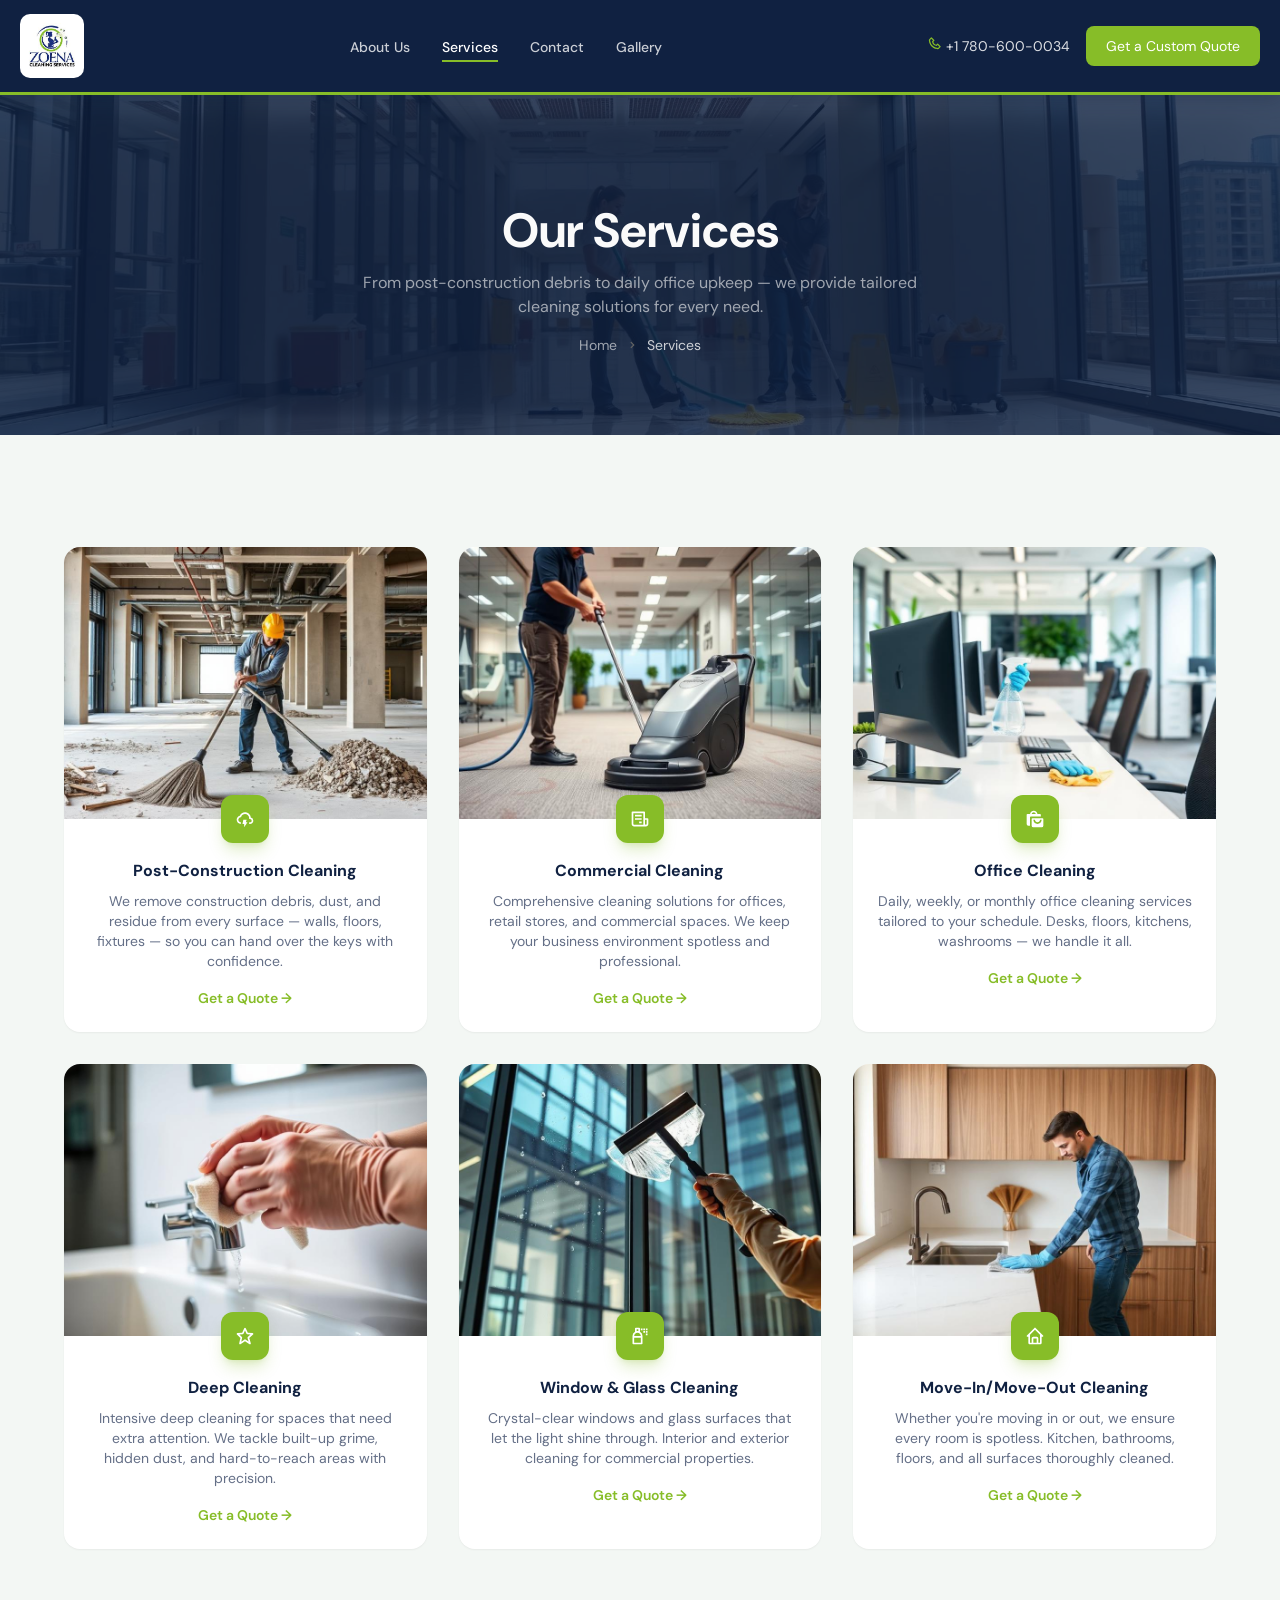
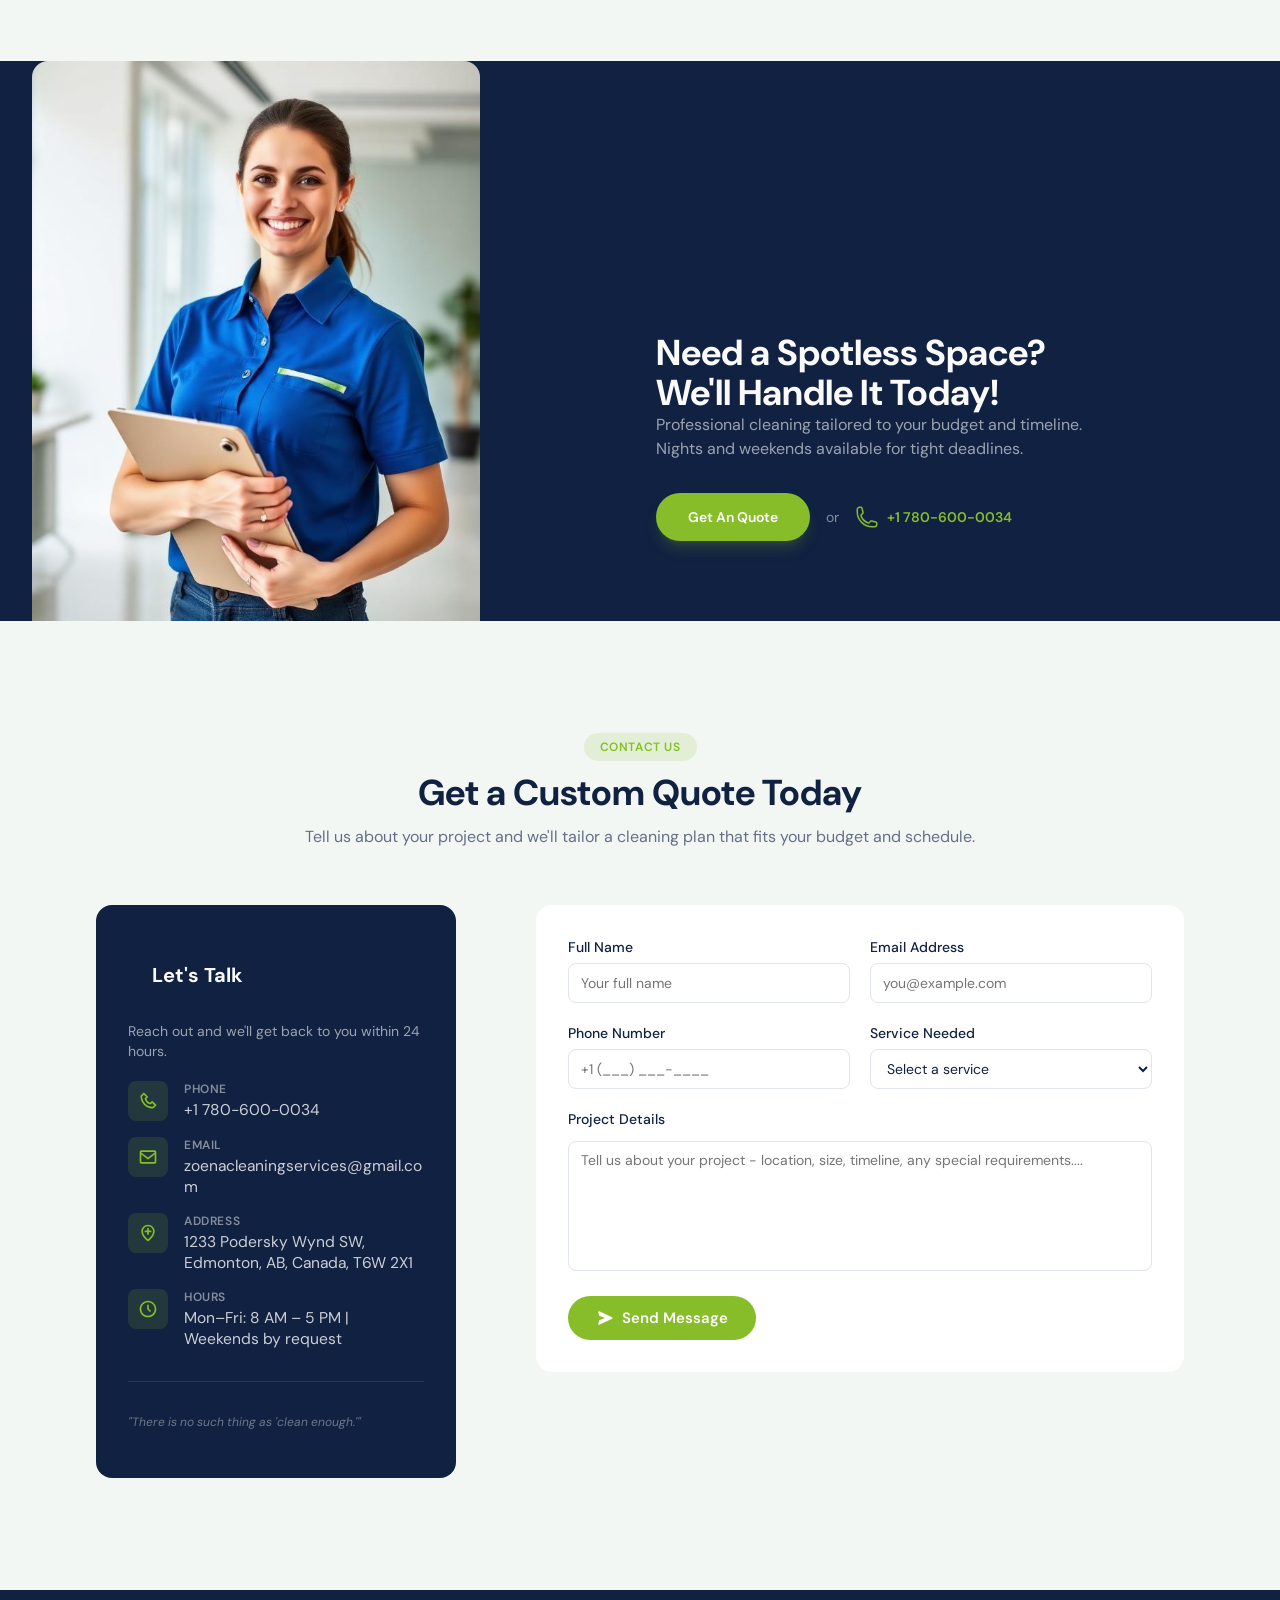
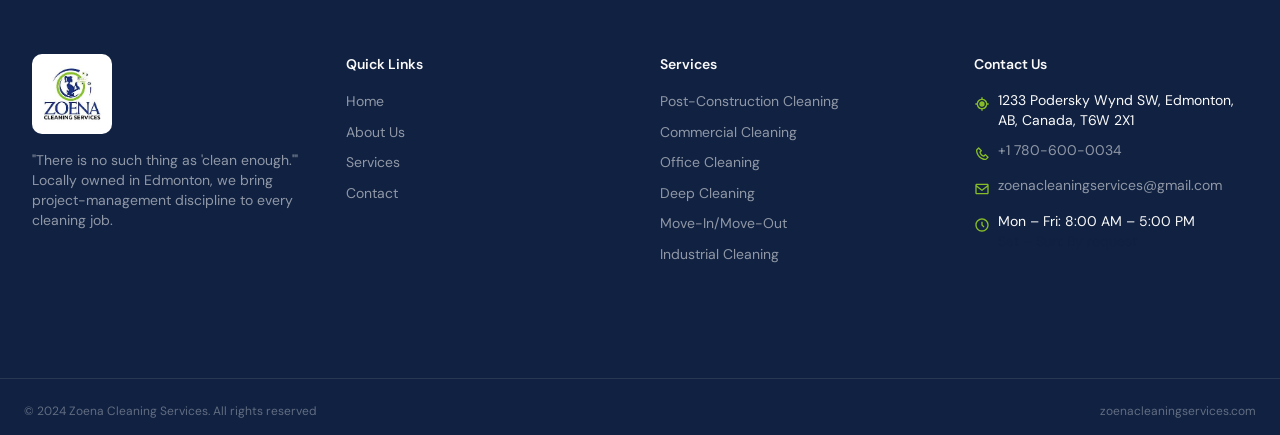
<file: services.html>
<!DOCTYPE html>
<html lang="en">
<head>
    <meta charset="UTF-8">
    <meta name="viewport" content="width=device-width, initial-scale=1.0">
    <link rel="stylesheet" href="main.css">
    <link rel="icon" type="image/png" href="[data-uri]">
    <link href='https://unpkg.com/boxicons@2.1.4/css/boxicons.min.css' rel='stylesheet'>
    <link href="https://fonts.googleapis.com/css2?family=Playfair+Display:wght@500;600&family=Inter:wght@400;500&display=swap" rel="stylesheet">
    <link href="https://fonts.googleapis.com/css2?family=Poppins:wght@400;600&display=swap" rel="stylesheet">
    <link rel="preconnect" href="https://fonts.googleapis.com">
    <link rel="preconnect" href="https://fonts.gstatic.com" crossorigin>
    <link href="https://fonts.googleapis.com/css2?family=DM+Sans:ital,opsz,wght@0,9..40,400;0,9..40,500;0,9..40,600;0,9..40,700;1,9..40,400&display=swap" rel="stylesheet">
    <title>Services</title>
    <script src="script.js" defer></script>
</head>
<body>
     <!-- NAVBAR -->
    <div class="nav_container">
        <div class="logo">
            <a href="index.html" class="img_logo">
                <img src="zoena-logo-.png" alt="Zoena cleaning services agency logo" class="img-logo-link">
            </a>
        </div>

        <button class="menu_toggle" type="button" aria-label="Open menu" aria-expanded="false" aria-controls="nav_menu">
            <span class="menu_bar"></span>
            <span class="menu_bar"></span>
            <span class="menu_bar"></span>
        </button>

        <div class="nav_menu" id="nav_menu">
        <div class="services">
            <ul class="listed_tng">
               <li>
                <a href="about-us.html" class="nav_links">About Us</a>
               </li>
               <li>
                <a href="services.html" class="nav_links">Services</a>
               </li>
               <li>
                <a href="#contact" class="nav_links">Contact</a>
               </li>
               <li>
                <a href="#contact" class="nav_links">Gallery</a>
               </li>
            </ul>
        </div>

        <div class="cus_care">
            <a href="tel:+17806000034" class="tel_link">
                <svg xmlns="http://www.w3.org/2000/svg" width="15" height="15" viewBox="0 0 24 24" style="fill: rgba(0, 0, 0, 1);">
                    <path d="M17.707 12.293a.999.999 0 0 0-1.414 0l-1.594 1.594c-.739-.22-2.118-.72-2.992-1.594s-1.374-2.253-1.594-2.992l1.594-1.594a.999.999 0 0 0 0-1.414l-4-4a.999.999 0 0 0-1.414 0L3.581 5.005c-.38.38-.594.902-.586 1.435.023 1.424.4 6.37 4.298 10.268s8.844 4.274 10.269 4.298h.028c.528 0 1.027-.208 1.405-.586l2.712-2.712a.999.999 0 0 0 0-1.414l-4-4.001zm-.127 6.712c-1.248-.021-5.518-.356-8.873-3.712-3.366-3.366-3.692-7.651-3.712-8.874L7 4.414 9.586 7 8.293 8.293a1 1 0 0 0-.272.912c.024.115.611 2.842 2.271 4.502s4.387 2.247 4.502 2.271a.991.991 0 0 0 .912-.271L17 14.414 19.586 17l-2.006 2.005z"></path>
                </svg>
                +1 780-600-0034
            </a>
            <a href="#contact" class="tel_link_2">Get a Custom Quote</a>
        </div>
        </div>
    </div>

    <!--SERVICES HERO PAGE-->
     <div class="services_hero">
        <div class="services_hero_div">
            <img src="about-hero-.jpg" alt="two cleaners">
            <div class="services_cover_color"></div>
        </div>
        <div class="services_hero_text">
            <h1>Our Services</h1>
            <p class="services_hero_p">From post-construction debris to daily office upkeep — we provide tailored cleaning solutions for every need.</p>
            <div class="services_hero_mini_text">
                <a href="index.html">Home</a>
                <svg xmlns="http://www.w3.org/2000/svg" width="24" height="24" viewBox="0 0 24 24" style="fill: rgba(100, 100, 100, 1);transform: ;msFilter:;"><path d="M10.707 17.707 16.414 12l-5.707-5.707-1.414 1.414L13.586 12l-4.293 4.293z"></path></svg>
                <span>Services</span>
            </div>
        </div>
    </div>
    <section class="advertisment-section" id="services">
        <div class="advertisment-container">
            <div class="advertisment-grid">

                 <!--ADVERTISMENT-CARD 1-->
                <div class="advertisment-card">
                    <div class="advertisment-image">
                        <img loading="lazy" src="service-detail-5-.jpg" alt="a man working">
                    </div>
                    <div class="advertisment-deets-flex">
                        <div class="services-svg">
                            <svg xmlns="http://www.w3.org/2000/svg" width="24" height="24" viewBox="0 0 24 24" style="fill: rgba(255, 255, 255, 1);transform: ;msFilter:;"><path d="m10 13-1 5h2v4l3.975-6H13l1-3z"></path><path d="M18.944 10.112C18.507 6.67 15.56 4 12 4 9.244 4 6.85 5.611 5.757 8.15 3.609 8.792 2 10.819 2 13c0 2.757 2.243 5 5 5v-2c-1.654 0-3-1.346-3-3 0-1.403 1.199-2.756 2.673-3.015l.581-.103.192-.559C8.149 7.273 9.895 6 12 6c2.757 0 5 2.243 5 5v1h1c1.103 0 2 .897 2 2s-.897 2-2 2h-1v2h1c2.206 0 4-1.794 4-4a4.008 4.008 0 0 0-3.056-3.888z"></path></svg>
                        </div>
                    </div>
                     <div class="services-texts">
                            <h3>Post-Construction Cleaning</h3>
                            <p>We remove construction debris, dust, and residue from every surface — walls, floors, fixtures — so you can hand over the keys with confidence.</p>
                            <a href="#contact">Get a Quote →</a>
                        </div>
                </div>

                 <!--ADVERTISMENT-CARD 2-->
                <div class="advertisment-card">
                    <div class="advertisment-image">
                        <img loading="lazy" src="service-detail-2-.jpg" alt="a man working">
                    </div>
                    <div class="advertisment-deets-flex">
                        <div class="services-svg">
                           <svg xmlns="http://www.w3.org/2000/svg" width="24" height="24" viewBox="0 0 24 24" style="fill: rgba(255, 255, 255, 1);transform: ;msFilter:;"><path d="M21 11h-3V4a1 1 0 0 0-1-1H3a1 1 0 0 0-1 1v14c0 1.654 1.346 3 3 3h14c1.654 0 3-1.346 3-3v-6a1 1 0 0 0-1-1zM5 19a1 1 0 0 1-1-1V5h12v13c0 .351.061.688.171 1H5zm15-1a1 1 0 0 1-2 0v-5h2v5z"></path><path d="M6 7h8v2H6zm0 4h8v2H6zm5 4h3v2h-3z"></path></svg>
                        </div>
                    </div>
                     <div class="services-texts">
                            <h3>Commercial Cleaning</h3>
                            <p>Comprehensive cleaning solutions for offices, retail stores, and commercial spaces. We keep your business environment spotless and professional.</p>
                            <a href="#contact">Get a Quote →</a>
                        </div>
                </div>

                <!--ADVERTISMENT-CARD 3-->
                <div class="advertisment-card">
                    <div class="advertisment-image">
                        <img loading="lazy" src="service-detail-4-.jpg" alt="a man working">
                    </div>
                    <div class="advertisment-deets-flex">
                        <div class="services-svg">
                           <svg xmlns="http://www.w3.org/2000/svg" width="24" height="24" viewBox="0 0 24 24" style="fill: rgba(255, 255, 255, 1);transform: ;msFilter:;"><path d="M4 20h2V10a1 1 0 0 1 1-1h12V7a1 1 0 0 0-1-1h-3.051c-.252-2.244-2.139-4-4.449-4S6.303 3.756 6.051 6H3a1 1 0 0 0-1 1v11a2 2 0 0 0 2 2zm6.5-16c1.207 0 2.218.86 2.45 2h-4.9c.232-1.14 1.243-2 2.45-2z"></path><path d="M21 11H9a1 1 0 0 0-1 1v8a2 2 0 0 0 2 2h10a2 2 0 0 0 2-2v-8a1 1 0 0 0-1-1zm-6 7c-2.757 0-5-2.243-5-5h2c0 1.654 1.346 3 3 3s3-1.346 3-3h2c0 2.757-2.243 5-5 5z"></path></svg>
                        </div>
                    </div>
                     <div class="services-texts">
                            <h3>Office Cleaning</h3>
                            <p>Daily, weekly, or monthly office cleaning services tailored to your schedule. Desks, floors, kitchens, washrooms — we handle it all.</p>
                            <a href="#contact">Get a Quote →</a>
                        </div>
                </div>

                 <!--ADVERTISMENT-CARD 4-->
                <div class="advertisment-card">
                    <div class="advertisment-image">
                        <img loading="lazy" src="service-detail-3.jpg" alt="a man working">
                    </div>
                    <div class="advertisment-deets-flex">
                        <div class="services-svg">
                            <svg xmlns="http://www.w3.org/2000/svg" width="24" height="24" viewBox="0 0 24 24" style="fill: rgba(255, 255, 255, 1);transform: ;msFilter:;"><path d="m6.516 14.323-1.49 6.452a.998.998 0 0 0 1.529 1.057L12 18.202l5.445 3.63a1.001 1.001 0 0 0 1.517-1.106l-1.829-6.4 4.536-4.082a1 1 0 0 0-.59-1.74l-5.701-.454-2.467-5.461a.998.998 0 0 0-1.822 0L8.622 8.05l-5.701.453a1 1 0 0 0-.619 1.713l4.214 4.107zm2.853-4.326a.998.998 0 0 0 .832-.586L12 5.43l1.799 3.981a.998.998 0 0 0 .832.586l3.972.315-3.271 2.944c-.284.256-.397.65-.293 1.018l1.253 4.385-3.736-2.491a.995.995 0 0 0-1.109 0l-3.904 2.603 1.05-4.546a1 1 0 0 0-.276-.94l-3.038-2.962 4.09-.326z"></path></svg>
                        </div>
                    </div>
                     <div class="services-texts">
                            <h3>Deep Cleaning</h3>
                            <p>Intensive deep cleaning for spaces that need extra attention. We tackle built-up grime, hidden dust, and hard-to-reach areas with precision.</p>
                            <a href="#contact">Get a Quote →</a>
                        </div>
                </div>

                 <!--ADVERTISMENT-CARD 5-->
                <div class="advertisment-card">
                    <div class="advertisment-image">
                        <img loading="lazy" src="service-detail-6.jpg" alt="a man working">
                    </div>
                    <div class="advertisment-deets-flex">
                        <div class="services-svg">
                           <svg xmlns="http://www.w3.org/2000/svg" width="24" height="24" viewBox="0 0 24 24" style="fill: rgba(255, 255, 255, 1);transform: ;msFilter:;"><path d="M11.002 2h-4a1 1 0 0 0-1 1v3.812a5.998 5.998 0 0 0-3 5.188v.988L3 13l.002.072V21a1 1 0 0 0 1 1h10a1 1 0 0 0 1-1v-9a5.999 5.999 0 0 0-3-5.188V3a1 1 0 0 0-1-1zm-3 4V4h2v2h-2zm5.001 14h-8v-6h8v6zm-8.001-8c0-2.206 1.794-4 4-4s4 1.794 4 4h-8zm8.001-9h2v2h-2zM16 3h2v2h-2zm0 3h2v2h-2zm3-3h2v2h-2zm0 3h2v2h-2zm0 3h2v2h-2z"></path></svg>
                        </div>
                    </div>
                     <div class="services-texts">
                            <h3>Window & Glass Cleaning</h3>
                            <p>Crystal-clear windows and glass surfaces that let the light shine through. Interior and exterior cleaning for commercial properties.</p>
                            <a href="#contact">Get a Quote →</a>
                        </div>
                </div>

                 <!--ADVERTISMENT-CARD 6-->
                <div class="advertisment-card">
                    <div class="advertisment-image">
                        <img loading="lazy" src="service-detail-7.jpg" alt="a man working">
                    </div>
                    <div class="advertisment-deets-flex">
                        <div class="services-svg">
                           <svg xmlns="http://www.w3.org/2000/svg" width="24" height="24" viewBox="0 0 24 24" style="fill: rgba(255, 255, 255, 1);transform: ;msFilter:;"><path d="M3 13h1v7c0 1.103.897 2 2 2h12c1.103 0 2-.897 2-2v-7h1a1 1 0 0 0 .707-1.707l-9-9a.999.999 0 0 0-1.414 0l-9 9A1 1 0 0 0 3 13zm7 7v-5h4v5h-4zm2-15.586 6 6V15l.001 5H16v-5c0-1.103-.897-2-2-2h-4c-1.103 0-2 .897-2 2v5H6v-9.586l6-6z"></path></svg>
                        </div>
                    </div>
                     <div class="services-texts">
                            <h3>Move-In/Move-Out Cleaning</h3>
                            <p>Whether you're moving in or out, we ensure every room is spotless. Kitchen, bathrooms, floors, and all surfaces thoroughly cleaned.</p>
                            <a href="#contact">Get a Quote →</a>
                        </div>
                </div>
            </div>
        </div>
    </section>

    <!--SPOTLESS SPACE SECTION-->
    <section class="spotless-space-arena">
        <div class="spotless-space-container">
            <div class="spotless-space-grid">
                <div class="spotless-space-card-left">
                    <img loading="lazy" src="why-about-.jpg" alt="a smilimg cleaning woman">
                </div>
                <div class="spotless-space-card-right">
                    <h2>Need a Spotless Space? We'll Handle It Today!</h2>
                    <p>Professional cleaning tailored to your budget and timeline. Nights and weekends available for tight deadlines.</p>
                     <div class="lets-talk-flex">
                    <a href="#contact" class="lets-talk-f-a">Get An Quote</a>
                    <span class="lets-talk-f-span">or</span>
                    <a href="tel:+17806000034" class="lets-talk-f-2a">
                        <svg xmlns="http://www.w3.org/2000/svg" fill="none" viewBox="0 0 24 24" stroke-width="1.5" stroke="currentColor" class="size-6">
  <path stroke-linecap="round" stroke-linejoin="round" d="M2.25 6.75c0 8.284 6.716 15 15 15h2.25a2.25 2.25 0 0 0 2.25-2.25v-1.372c0-.516-.351-.966-.852-1.091l-4.423-1.106c-.44-.11-.902.055-1.173.417l-.97 1.293c-.282.376-.769.542-1.21.38a12.035 12.035 0 0 1-7.143-7.143c-.162-.441.004-.928.38-1.21l1.293-.97c.363-.271.527-.734.417-1.173L6.963 3.102a1.125 1.125 0 0 0-1.091-.852H4.5A2.25 2.25 0 0 0 2.25 4.5v2.25Z" />
</svg>
                        +1 780-600-0034</a>
                    

                </div>
                </div>
            </div>
        </div>
    </section>

     <!--CUSTOM CARE SECTION-->
    <section class="custom_sect" id="contact">
        <div class="custom_cnt">
            <div class="custom_div">
                <span class="contact_span">Contact Us</span>
                <h2>Get a Custom Quote Today</h2>
                <p>Tell us about your project and we'll tailor a cleaning plan that fits your budget and schedule.</p>
            </div>
        </div>

        <div class="form_div">
            <div class="form_left">
                <div class="form_left_card">
                    <h3>Let's Talk</h3>
                    <p>Reach out and we'll get back to you within 24 hours.</p>
                    <div class="form_dits_cnt">
                        <div class="form_dits_flex">
                            <div class="form_dits_svg">
                        <svg xmlns="http://www.w3.org/2000/svg" width="24" height="24" viewBox="0 0 24 24" style="fill: rgba(135, 189, 40, 1);transform: ;msFilter:;"><path d="M17.707 12.293a.999.999 0 0 0-1.414 0l-1.594 1.594c-.739-.22-2.118-.72-2.992-1.594s-1.374-2.253-1.594-2.992l1.594-1.594a.999.999 0 0 0 0-1.414l-4-4a.999.999 0 0 0-1.414 0L3.581 5.005c-.38.38-.594.902-.586 1.435.023 1.424.4 6.37 4.298 10.268s8.844 4.274 10.269 4.298h.028c.528 0 1.027-.208 1.405-.586l2.712-2.712a.999.999 0 0 0 0-1.414l-4-4.001zm-.127 6.712c-1.248-.021-5.518-.356-8.873-3.712-3.366-3.366-3.692-7.651-3.712-8.874L7 4.414 9.586 7 8.293 8.293a1 1 0 0 0-.272.912c.024.115.611 2.842 2.271 4.502s4.387 2.247 4.502 2.271a.991.991 0 0 0 .912-.271L17 14.414 19.586 17l-2.006 2.005z"></path></svg>
                            </div>
                            <div class="form_dits_txt">
                                <span>Phone</span>
                                <a href="tel:+17806000034">+1 780-600-0034</a>
                            </div>
                        </div>


                        <div class="form_dits_flex">
                            <div class="form_dits_svg">
                      <svg xmlns="http://www.w3.org/2000/svg" width="24" height="24" viewBox="0 0 24 24" style="fill: rgba(135, 189, 40, 1);transform: ;msFilter:;"><path d="M20 4H4c-1.103 0-2 .897-2 2v12c0 1.103.897 2 2 2h16c1.103 0 2-.897 2-2V6c0-1.103-.897-2-2-2zm0 2v.511l-8 6.223-8-6.222V6h16zM4 18V9.044l7.386 5.745a.994.994 0 0 0 1.228 0L20 9.044 20.002 18H4z"></path></svg>
                            </div>
                            <div class="form_dits_txt">
                                <span>Email</span>
                                <a href="mailto:zoenacleaningservices@gmail.com">zoenacleaningservices@gmail.com</a>
                            </div>
                        </div>
                        <div class="form_dits_flex">
                            <div class="form_dits_svg">
                       <svg xmlns="http://www.w3.org/2000/svg" width="24" height="24" viewBox="0 0 24 24" style="fill: rgba(135, 189, 40, 1);transform: ;msFilter:;"><path d="M11.42 21.815a1.004 1.004 0 0 0 1.16 0C12.884 21.598 20.029 16.44 20 10c0-4.411-3.589-8-8-8S4 5.589 4 9.996c-.029 6.444 7.116 11.602 7.42 11.819zM12 4c3.309 0 6 2.691 6 6.004.021 4.438-4.388 8.423-6 9.731-1.611-1.308-6.021-5.293-6-9.735 0-3.309 2.691-6 6-6z"></path><path d="M11 14h2v-3h3V9h-3V6h-2v3H8v2h3z"></path></svg>
                            </div>
                            <div class="form_dits_txt">
                                <span>Address</span>
                                <a href="">1233 Podersky Wynd SW, Edmonton, AB, Canada, T6W 2X1</a>
                            </div>
                        </div>


                        <div class="form_dits_flex">
                            <div class="form_dits_svg">
                        <svg xmlns="http://www.w3.org/2000/svg" width="24" height="24" viewBox="0 0 24 24" style="fill: rgba(135, 189, 40, 1);transform: ;msFilter:;"><path d="M12 2C6.486 2 2 6.486 2 12s4.486 10 10 10 10-4.486 10-10S17.514 2 12 2zm0 18c-4.411 0-8-3.589-8-8s3.589-8 8-8 8 3.589 8 8-3.589 8-8 8z"></path><path d="M13 7h-2v5.414l3.293 3.293 1.414-1.414L13 11.586z"></path></svg>
                            </div>
                            <div class="form_dits_txt">
                                <span>Hours</span>
                                <a href="">Mon–Fri: 8 AM – 5 PM | Weekends by request</a>
                            </div>
                        </div>
                         <div class="form_bottom">
                        <p>"There is no such thing as 'clean enough.'"</p>
                    </div>
                    </div>
                </div>
            </div>
            <div class="form_div_right">
                <div class="form_div_box">
                    <form action="#" class="details">
                    <div class="details_cnt">
                        <div class="dits_init">
                            <label for="name">Full Name</label>
                            <input type="text" id="name" name="name" placeholder="Your full name" required value>
                        </div>
                        <div>
                            <label for="">Email Address</label>
                            <input type="email" name="email" placeholder="you@example.com" required value>
                        </div>
                    </div>
                    
                    <div class="details_cnt">
    <div class="dits_init">
        <label for="tel">Phone Number</label>
        <input type="tel" name="phone" placeholder="+1 (___) ___-____">
    </div>
    <div class="dits_init">
        <label for="cream">Service Needed</label>
        <select name="service" id="cream">
            <option value="" disabled selected>Select a service</option>
            <option value="Post-construction Cleaning">Post-Construction Cleaning</option>
            <option value="Commercial Cleaning">Commercial Cleaning</option>
            <option value="Office Cleaning">Office Cleaning</option>
            <option value="Deep Cleaning">Deep Cleaning</option>
            <option value="Move-In/Move-Out Cleaning">Move-In/Move-Out Cleaning</option>
            <option value="Other">Other</option>
        </select>
    </div>
</div>
                    <div>
                        <label for="">Project Details</label>
                        <textarea name="" id="space" placeholder="Tell us about your project - location, size, timeline, any special requirements...."></textarea>
                    </div>

                    <button type="submit" class="send_btn">
    <svg xmlns="http://www.w3.org/2000/svg" width="18" height="18" viewBox="0 0 24 24" style="fill: #fff;">
        <path d="m21.426 11.095-17-8A1 1 0 0 0 3.03 4.242l1.212 4.849L12 12l-7.758 2.909-1.212 4.849a.998.998 0 0 0 1.396 1.147l17-8a1 1 0 0 0 0-1.81z"></path>
    </svg>
    Send Message
</button>
                </form>
                </div>
            </div>
        </div>
    </section>

    <!--FOOTER-->
     <footer>
        <div class="footer_cnt">
            <div class="footer_grid_cnt">

                <div class="footer_grid_cards"> 
                    <img src="zoena-logo-.png" alt="Company logo">
                    <p>"There is no such thing as 'clean enough.'" Locally owned in Edmonton, we bring project-management discipline to every cleaning job.</p>
                </div>

                <div class="quk_lks">
                    <h4>Quick Links</h4>
                    <ul>
                        <li>
                            <a href="index.html">Home</a>
                        </li>
                        <li>
                            <a href="about-us.html">About Us</a>
                        </li>
                        <li>
                            <a href="#services">Services</a>
                        </li>
                        <li>
                            <a href="#contact">Contact</a>
                        </li>
                    </ul>
                </div>

                 <div class="quk_lks">
                    <h4>Services</h4>
                    <ul>
                        <li>
                            <a href="#services">Post-Construction Cleaning</a>
                        </li>
                        <li>
                            <a href="#services">Commercial Cleaning</a>
                        </li>
                        <li>
                            <a href="#services">Office Cleaning</a>
                        </li>
                        <li>
                            <a href="#services">Deep Cleaning</a>
                        </li>
                        <li>
                            <a href="#services">Move-In/Move-Out</a>
                        </li>
                        <li>
                            <a href="#services">Industrial Cleaning</a>
                        </li>
                    </ul>
                 </div>


                 <div class="quk_lks" id="links">
                    <h4>Contact Us</h4>
                    <ul>
                        <li class="contact_li">
                           <svg xmlns="http://www.w3.org/2000/svg" width="24" height="24" viewBox="0 0 24 24" style="fill: rgba(135, 189, 40, 1);transform: ;msFilter:;"><circle cx="12" cy="12" r="4"></circle><path d="M13 4.069V2h-2v2.069A8.01 8.01 0 0 0 4.069 11H2v2h2.069A8.008 8.008 0 0 0 11 19.931V22h2v-2.069A8.007 8.007 0 0 0 19.931 13H22v-2h-2.069A8.008 8.008 0 0 0 13 4.069zM12 18c-3.309 0-6-2.691-6-6s2.691-6 6-6 6 2.691 6 6-2.691 6-6 6z"></path></svg>
                            1233 Podersky Wynd SW, Edmonton, AB, Canada, T6W 2X1
                        </li>

                        <li class="contact_li">
                            <svg xmlns="http://www.w3.org/2000/svg" width="24" height="24" viewBox="0 0 24 24" style="fill: rgba(135, 189, 40, 1);transform: ;msFilter:;"><path d="M17.707 12.293a.999.999 0 0 0-1.414 0l-1.594 1.594c-.739-.22-2.118-.72-2.992-1.594s-1.374-2.253-1.594-2.992l1.594-1.594a.999.999 0 0 0 0-1.414l-4-4a.999.999 0 0 0-1.414 0L3.581 5.005c-.38.38-.594.902-.586 1.435.023 1.424.4 6.37 4.298 10.268s8.844 4.274 10.269 4.298h.028c.528 0 1.027-.208 1.405-.586l2.712-2.712a.999.999 0 0 0 0-1.414l-4-4.001zm-.127 6.712c-1.248-.021-5.518-.356-8.873-3.712-3.366-3.366-3.692-7.651-3.712-8.874L7 4.414 9.586 7 8.293 8.293a1 1 0 0 0-.272.912c.024.115.611 2.842 2.271 4.502s4.387 2.247 4.502 2.271a.991.991 0 0 0 .912-.271L17 14.414 19.586 17l-2.006 2.005z"></path></svg>
                            <a href="tel:+17806000034">+1 780-600-0034</a>
                        </li>
                        <li class="contact_li">
                            <svg xmlns="http://www.w3.org/2000/svg" width="24" height="24" viewBox="0 0 24 24" style="fill: rgba(135, 189, 40, 1);transform: ;msFilter:;"><path d="M20 4H4c-1.103 0-2 .897-2 2v12c0 1.103.897 2 2 2h16c1.103 0 2-.897 2-2V6c0-1.103-.897-2-2-2zm0 2v.511l-8 6.223-8-6.222V6h16zM4 18V9.044l7.386 5.745a.994.994 0 0 0 1.228 0L20 9.044 20.002 18H4z"></path></svg>
                            <a href="mailto:zoenacleaningservices@gmail.com">
                                zoenacleaningservices@gmail.com</a>
                        </li>
                        <li class="contact_li">
                           <svg xmlns="http://www.w3.org/2000/svg" width="24" height="24" viewBox="0 0 24 24" style="fill: rgba(135, 189, 40, 1);transform: ;msFilter:;"><path d="M12 2C6.486 2 2 6.486 2 12s4.486 10 10 10 10-4.486 10-10S17.514 2 12 2zm0 18c-4.411 0-8-3.589-8-8s3.589-8 8-8 8 3.589 8 8-3.589 8-8 8z"></path><path d="M13 7h-2v5.414l3.293 3.293 1.414-1.414L13 11.586z"></path></svg>
                            <div>
                                 <span>Mon – Fri: 8:00 AM – 5:00 PM</span>
                           
                           <span class="li_span">Sat – Sun: By request</span>
                            </div>
                        </li>
                    </ul>
                </div>
            </div>
        </div>

        <div class="footer_btm">
            <div class="footer_line"></div>
            <div class="footer_btm_info">
                <span>© 2024 Zoena Cleaning Services. All rights reserved</span>
                <a href="https://zoenacleaningservices.com">zoenacleaningservices.com</a>
            </div>
        </div>
    </footer>

</body>
</html>
</file>
<file: main.css>
/* ================================
   BASE / RESET
   ================================ */

/* border-box makes width include padding + border, so "width: 100%" no longer overflows */
*,
*::before,
*::after {
    box-sizing: border-box;
}

* {
    padding: 0;
    margin: 0;
    font-family: 'DM Sans', sans-serif;
}

html {
    scroll-behavior: smooth;
    scroll-padding-top: 6rem; /* keeps anchor targets from hiding under the sticky nav */
    -webkit-text-size-adjust: 100%;
}

body {
    min-height: 100vh;
}

/* ================================
   NAVBAR
   ================================ */

.nav_container {
    display: flex;
    justify-content: space-between;
    align-items: center;
    padding: 14px max(1.25rem, calc((100% - 80rem) / 2));
    gap: 1.5rem;
    position: sticky;
    top: 0;
    z-index: 1000;
    background-color: #fffffff2;
}

/* wraps the links + phone + button so they can collapse into the hamburger menu */
.nav_menu {
    display: flex;
    align-items: center;
    flex: 1;
    gap: 1.5rem;
}

.services {
    margin: 0 auto; /* centres the links between the logo and the buttons */
}

/* hamburger button: hidden on desktop, shown on small screens */
.menu_toggle {
    display: none;
    flex-direction: column;
    justify-content: center;
    gap: 5px;
    width: 2.75rem;
    height: 2.75rem;
    padding: 0.6rem;
    background: transparent;
    border: 1px solid #e0e4eb;
    border-radius: 0.5rem;
    cursor: pointer;
}

.menu_bar {
    display: block;
    width: 100%;
    height: 2px;
    background-color: #102141;
    border-radius: 2px;
    transition: transform 0.25s ease, opacity 0.2s ease;
}

.menu_toggle[aria-expanded="true"] .menu_bar:nth-child(1) {
    transform: translateY(7px) rotate(45deg);
}

.menu_toggle[aria-expanded="true"] .menu_bar:nth-child(2) {
    opacity: 0;
}

.menu_toggle[aria-expanded="true"] .menu_bar:nth-child(3) {
    transform: translateY(-7px) rotate(-45deg);
}

.listed_tng {
    display: flex;
    align-items: center;
    gap: 2rem;
    list-style: none;
    margin: 0px;
    padding: 0px;
    color: #052869;
    font-family: 'DM Sans', sans-serif;
    cursor: pointer;
}

.nav_links {
    font-weight: 500;
    font-size: .875rem;
    line-height: 1.25rem;
    position: relative;
    text-decoration: none;
    color: #102141cc;
    padding: 0.25rem 0;
    transition: color 0.25s ease;
}

/* the green underline: always there, but squashed to nothing until hover */
.nav_links::after {
    content: "";
    position: absolute;
    left: 0;
    bottom: -2px;
    width: 100%;
    height: 2px;
    background-color: #87bd28;
    transform: scaleX(0);
    transform-origin: right;   /* shrinks away towards the right */
    transition: transform 0.3s ease;
}

/* hover only on devices that really have a mouse (phones don't) */
@media (hover: hover) {
    .nav_links:hover {
        color: #102141;
    }
    .nav_links:hover::after {
        transform: scaleX(1);
        transform-origin: left;   /* grows in from the left */
    }
}

/* the page you're on (script.js adds the .active class) */
.nav_links.active {
    color: #102141;
}
.nav_links.active::after {
    transform: scaleX(1);
    transform-origin: left;
}

/* keyboard users get a visible focus too */
.nav_links:focus-visible,
.tel_link:focus-visible,
.tel_link_2:focus-visible {
    outline: 2px solid #87bd28;
    outline-offset: 4px;
    border-radius: 4px;
}

.img_logo {
    display: flex;
    align-items: center;
    gap: 0.5rem;
}

.img-logo-link {
    height: 4rem;
    width: auto;
}

.cus_care {
    display: flex;
    align-items: center;
    gap: 1rem;
    border-color: #e0e4eb;
    text-decoration: none;
    font-family: 'DM Sans', sans-serif;
}

.tel_link {
    text-decoration: none;
    transition: color 0.25s ease;
    color: #102141b3;
    font-size: 0.875rem;
    line-height: 1.25rem;
    gap: 0.5rem;
    white-space: nowrap;
}

.tel_link_2 {
    text-decoration: none;
    color: white;
    font-size: 0.875rem;
    line-height: 1.25rem;
    gap: 0.5rem;
    padding-top: 0.625rem;
    padding-bottom: 0.625rem;
    padding-left: 1.25rem;
    padding-right: 1.25rem;
    background-color: #87bd28;
    border-top-left-radius: 0.5rem;
    border-top-right-radius: 0.5rem;
    border-bottom-right-radius: 0.5rem;
    border-bottom-left-radius: 0.5rem;
    justify-content: center;
    align-items: center;
    cursor: pointer;
    white-space: nowrap;
}

.tel_link:hover {
    color: #6fa020;
}

.tel_link_2 {
    transition: background-color 0.25s ease, transform 0.25s ease, box-shadow 0.25s ease;
}

.tel_link_2:hover {
    background-color: #97c841;
    cursor: pointer;
    transform: translateY(-2px);
    box-shadow: 0 6px 14px rgba(135, 189, 40, 0.35);
}

/* ================================
   HERO
   ================================ */

.sect_container {
    display: flex;
    justify-content: space-between;
    align-items: center;
    padding: 60px 20px;
    gap: 60px;
}

.left_sect {
    flex: 1 1 0;
    min-width: 0;
}

.right_sect {
    flex: 0 1 25rem;
    min-width: 0;
}

.left_sect h1 {
    display: inline-block;
    margin-block-start: 0.67em;
    margin-block-end: 0.67em;
    margin-inline-start: 0px;
    margin-inline-end: 0px;
    font-size: clamp(40px, 6vw, 72px);
    line-height: 1.1;
    color: #1a2b49;
    font-family: 'DM Sans', sans-serif;
    font-weight: 900;
}

.left_sect p {
    color: #6b7a90;
    max-width: 500px;
    font-size: 18px;
    font-family: 'DM Sans', sans-serif;
    line-height: 1.6;
    margin-bottom: 80px;
}

/* images shrink to fit their container, never overflow it */
img {
    max-width: 100%;
    height: auto;
    display: block;
    border-radius: 10px;
}

.right_sect img {
    width: 100%;
}

.serv_btn {
    display: flex;
    align-items: center;
    gap: 1rem;
    margin-bottom: 25px;
    margin-left: max(30px, calc((100% - 80rem) / 2 + 20px));
}

.serv_btn_link {
    display: inline-flex;
    justify-content: center;
    align-items: center;
    gap: 0.5rem;
    text-decoration: none;
    padding-left: 1.75rem;
    padding-right: 1.75rem;
    padding-top: 0.825rem;
    padding-bottom: 0.825rem;
    border-radius: 9999px;
    background-color: #87bd28;
    color: white;
    cursor: pointer;
}

.serv_btn_link:hover {
    background-color: #97c841;
}

.play_btn {
    border-radius: 99px;
    background-color: rgb(251 191 36);
    height: 3rem;
    width: 3rem;
    border: none;
    cursor: pointer;
}

.play_btn:hover {
    background-color: rgb(236, 178, 33);
}

.clt_div {
    display: flex;
    align-items: center;
    gap: 0.75rem;
    border-color: #e0e4eb;
    margin-left: max(30px, calc((100% - 80rem) / 2 + 20px));
}

.clt_cnt {
    display: flex;
    border-color: #e0e4eb;
}

.clients {
    font-weight: 700;
    height: 44px;
    width: 44px;
    border-radius: 50%;
    color: #ffffff;
    background-color: #102141;
    display: flex;
    justify-content: center;
    align-items: center;
    font-size: 14px;
    border: 2px solid white;
    margin-left: -10px;
}

.clients:first-child {
    margin-left: 0;
}

.clients:nth-child(1) { background: #1f2a44; }
.clients:nth-child(2) { background: #6cc04a; }
.clients:nth-child(3) { background: #2bb3a3; }
.clients:nth-child(4) { background: #f4b400; }
.clients:nth-child(5) { background: #FFFF; color: gray; }

.vip {
    font-weight: 500;
    border-color: #e0e4eb;
    color: hsl(220, 15%, 46%);
    font-size: 0.875rem;
    line-height: 1.25rem;
}

.projects_div {
    background-color: #23365c;
    border-color: #e0e4eb;
}

.projects_container {
    display: grid;
    grid-template-columns: repeat(3, minmax(0px, 1fr));
    margin-left: auto;
    margin-right: auto;
    max-width: 42rem;
    padding: 2rem 1rem;
    gap: 2rem;
}

.projects {
    align-items: center;
    padding: 1.5rem;
    gap: 1.25rem;
    border-radius: 1rem;
    border-width: 1px;
    border-color: #e0e4eb80;
    background-color: #ffffff;
    justify-content: center;
    text-align: center;
}

.numbers {
    font-weight: 700;
    font-size: 2.25rem;
    line-height: 2.5rem;
    color: #87bd28;
    font-family: 'DM Sans', sans-serif;
}

.prj_txt {
    font-size: 0.75rem;
    line-height: 1rem;
    color: #646f87;
    letter-spacing: 0.025em;
    font-weight: 500;
    font-family: 'DM Sans', sans-serif;
}

/* ================================
   CARDS
   ================================ */

.card_sect {
    padding-top: 2rem;
    padding-bottom: 2rem;
    background-color: #f3f7f4;
}

.card_div {
    padding-left: 2rem;
    padding-right: 2rem;
    margin-left: auto;
    margin-right: auto;
}

.card_container {
    display: grid;
    grid-template-columns: repeat(4, minmax(0px, 1fr));
    gap: 1.5rem;
}

.card {
    padding: 1.5rem;
    border-radius: 0.75rem;
    background-color: #ffffff;
}

.svg {
    display: flex;
    justify-content: center;
    align-items: center;
    background-color: #87bd281a;
    border-radius: 0.5rem;
    width: 3rem;
    height: 3rem;
    margin-bottom: 1rem;
    border-color: #e0e4eb;
}

.card_h3 {
    font-weight: 600;
    font-size: 1rem;
    margin-bottom: 0.375rem;
    color: #102141;
    font-family: 'DM Sans', sans-serif;
}

.card_p {
    color: #646f87;
    line-height: 1.625;
    font-size: 0.875rem;
    font-family: 'DM Sans', sans-serif;
}

/* ================================
   ABOUT SECTION
   ================================ */

.about_sect {
    padding-top: 7rem;
    padding-bottom: 7rem;
    overflow: hidden;
}

.about_div {
    padding-left: 2rem;
    padding-right: 2rem;
    margin-left: auto;
    margin-right: auto;
    width: 100%;
}

.about_ctn {
    display: grid;
    grid-template-columns: 1fr 1fr;
    align-items: start;
    gap: 60px;
    max-width: 1100px;
    margin: 0 auto;
}

.about {
    position: relative;
    min-width: 0;
}

.abt_1 {
    position: relative;
    animation: slide-right 0.7s cubic-bezier(0.16, 1, 0.3, 1) forwards;
}

@keyframes slide-right {
    from {
        opacity: 0;
        transform: translateX(-30px);
    }
    to {
        opacity: 1;
        transform: translateX(0);
    }
}

.big_img {
    width: 100%;
    height: auto;
    border-radius: 12px;
}

.abt_2 {
    position: absolute;
    bottom: -20px;
    right: -20px;
    width: 150px;
}

.side_div {
    display: flex;
    background-color: #ffffff;
    border-radius: .75rem;
}

.side_ctn {
    text-align: center;
}

.side_txt {
    font-size: 1.875rem;
    line-height: 2.25rem;
    color: #87bd28;
    font-weight: 700;
    font-family: 'DM Sans', sans-serif;
}

.side_tet {
    font-size: .75rem;
    line-height: 1rem;
    color: #646f87;
    font-family: 'DM Sans', sans-serif;
}

#about_2 {
    margin-bottom: 30px;
    animation-delay: 150ms;
    animation: slide-left 0.7s cubic-bezier(0.16, 1, 0.3, 1) forwards;
}

@keyframes slide-left {
    from {
        opacity: 0;
        transform: translateX(30px);
    }
    to {
        opacity: 1;
        transform: translateX(0);
    }
}

.green {
    margin-bottom: .75rem;
    font-size: .75rem;
    line-height: 1rem;
    font-weight: 600;
    letter-spacing: .05em;
    text-transform: uppercase;
    color: #87bd28;
    font-family: 'DM Sans', sans-serif;
}

.about h2 {
    font-size: 2.25rem;
    line-height: 2.5rem;
    text-wrap: balance;
    color: #102141;
    font-weight: 700;
    font-family: 'DM Sans', sans-serif;
}

.about p {
    font-size: 1rem;
    line-height: 1.5rem;
    margin-top: 15px;
    padding-bottom: 20px;
    margin-right: 0;
    color: #646f87;
    font-family: 'DM Sans', sans-serif;
}

.about ul {
    list-style: none;
    margin: 0;
    padding: 0;
}

.about li {
    display: flex;
    align-items: center;
    gap: 10px;
    margin-bottom: 10px;
}

.li_span {
    font-size: .875rem;
    line-height: 1.25rem;
    font-family: 'DM Sans', sans-serif;
    color: #102141cc;
}

.about_btn {
    font-weight: 600;
    display: inline-flex;
    justify-content: center;
    align-items: center;
    border-radius: 0.5rem;
    background-color: #87bd28;
    padding-left: 1.5rem;
    padding-right: 1.5rem;
    padding-top: 0.9rem;
    padding-bottom: 0.9rem;
    margin-top: 2rem;
    text-decoration: none;
    color: white;
    font-family: 'DM Sans', sans-serif;
    font-size: 12px;
    line-height: 1rem;
    cursor: pointer;
    transition: all 0.2s ease;
}

.about_btn:hover {
    background-color: #97c841;
    transform: translateY(-2px);
}

.about_btn:active {
    transform: translateY(0);
    scale: 0.97;
}

.about_btn:focus {
    outline: none;
    box-shadow: 0 0 0 3px rgba(135, 189, 40, 0.4);
}

/* ================================
   SERVICES / GRADIENT SECTION
   ================================ */

.gradient_sect {
    background-image: linear-gradient(to bottom right, #c8e8dc 0%, #ffffff 40%, #ffffff 100%);
    padding-top: 1rem;
    padding-bottom: 7rem;
    overflow: hidden;
    position: relative;
}

.gradient_cnt {
    padding-left: 2rem;
    padding-right: 2rem;
    margin-left: auto;
    margin-right: auto;
    z-index: 10;
    position: relative;
    padding-bottom: 30px;
    padding-top: 70px;
}

.gradient_div {
    display: flex;
    justify-content: space-between;
    align-items: center;
    flex-wrap: wrap;
    gap: 1.25rem;
}

.gradient span {
    display: inline-block;
    color: #87bd28;
    letter-spacing: 0.05em;
    text-transform: uppercase;
    font-weight: 600;
    font-size: 0.75rem;
    line-height: 1rem;
    padding-top: 0.375rem;
    padding-bottom: 0.375rem;
    padding-left: 1rem;
    padding-right: 1rem;
    border-radius: 99px;
    background-color: #e7f5d0;
    font-family: 'DM Sans', sans-serif;
    margin-bottom: 15px;
}

.gradient h2 {
    font-weight: 700;
    font-size: 2.25rem;
    line-height: 2.5rem;
    color: #102141;
}

.pic_sect {
    padding-top: 7rem;
    padding-bottom: 7rem;
    background: linear-gradient(to right, #bde4f4, transparent);
}

#grdt {
    display: flex;
    gap: 10px;
}

.arrow_btn {
    width: 35px;
    height: 35px;
    border-radius: 50%;
    border: 1px solid #e0e4eb;
    background-color: #ffffff;
    color: #102141;
    display: flex;
    align-items: center;
    justify-content: center;
    cursor: pointer;
    transition: all 0.25s ease;
}

.arrow_btn:hover {
    background-color: #87bd28;
    transform: translateY(-3px);
    box-shadow: 0 8px 20px rgba(0, 0, 0, 0.1);
    color: #ffffff;
}

.arrow_btn:active {
    transform: scale(0.95);
}

/* three cards in a row; the breakpoints at the bottom turn this into one column */
.pic_cnt {
    display: grid;
    grid-template-columns: repeat(3, minmax(0, 1fr));
    gap: 1.5rem;
    max-width: 80rem;
    margin-left: auto;
    margin-right: auto;
    padding-left: 2rem;
    padding-right: 2rem;
}

.pic_div {
    background: #fff;
    border-radius: 16px;
    overflow: hidden;
    box-shadow: 0 5px 20px rgba(0,0,0,0.05);
}

.pic_img {
    aspect-ratio: 4 / 3;
    position: relative;
    overflow: hidden;
    border-radius: 0;
}

.pic_div:hover img {
    transform: scale(1.05);
    transition: 0.4s ease;
}

.pic_img img {
    width: 100%;
    height: 100%;
    object-fit: cover;
    border-radius: 0;
}

.pic_span {
    padding-top: 0.25rem;
    padding-bottom: 0.25rem;
    padding-left: 0.625rem;
    padding-right: 0.625rem;
    background-color: rgba(255, 255, 255, 0.9);
    border-radius: 9999px;
    display: flex;
    align-items: center;
    gap: 0.25rem;
    top: 0.75rem;
    right: 0.75rem;
    position: absolute;
}

.pic_txt {
    display: flex;
    justify-content: space-between;
    align-items: center;
    padding-left: 1.25rem;
    padding-right: 1.25rem;
    padding-top: 1rem;
    padding-bottom: 1rem;
}

.pic_txt h3 {
    font-size: 0.875rem;
    line-height: 1.25rem;
    color: #102141;
    font-weight: 600;
}

.pic_txt a {
    width: 2.2rem;
    height: 2.2rem;
    flex-shrink: 0;
    color: #87bd28;
    background-color: #87bd281a;
    border-radius: 99px;
    display: flex;
    justify-content: center;
    align-items: center;
}

/* ================================
   WHY CHOOSE US
   ================================ */

.cleaning_sect {
    background-image: linear-gradient(to bottom right, #c8e8dc 0%, #ffffff 40%, #ffffff 100%);
    padding-top: 1rem;
    padding-bottom: 7rem;
}

.cleaning_cnt {
    padding-right: 2rem;
    padding-left: 2rem;
    margin-left: auto;
    margin-right: auto;
    z-index: 10;
    position: relative;
}

.cleaning_grid {
    display: grid;
    align-items: flex-start;
    grid-template-columns: repeat(2, minmax(0, 1fr));
    gap: 3rem;
}

.choose {
    margin-bottom: 1.25rem;
    color: #87bd28;
    letter-spacing: 0.05em;
    text-transform: uppercase;
    font-weight: 600;
    font-size: 0.65rem;
    line-height: 1rem;
    padding-top: 0.375rem;
    padding-bottom: 0.375rem;
    padding-left: 1rem;
    padding-right: 1rem;
    background-color: #87bd2826;
    border-radius: 99px;
    display: inline-block;
    font-family: "DM Sans", system-ui, sans-serif;
}

.grid_right h2 {
    font-size: 2.25rem;
    line-height: 2.5rem;
    color: #102141;
    font-weight: 700;
    font-family: "DM Sans", system-ui, sans-serif;
}

.grid_right p {
    font-size: 1rem;
    line-height: 1.5rem;
    margin-top: 1rem;
    color: #646f87;
    max-width: 28rem;
    margin-bottom: 0.9rem;
}

.grid_ul {
    margin-top: 1.5rem;
    list-style: none;
    margin: 0px;
    padding: 0px;
    gap: 4rem;
    display: block;
    margin-bottom: 25px;
}

.li_flex {
    display: flex;
    align-items: flex-start;
    gap: 0.325rem;
}

.list {
    font-size: 0.875rem;
    line-height: 1.25rem;
    color: #102141cc;
}

.mini_info {
    margin-top: 2rem;
    display: flex;
    align-items: center;
    gap: 20px;
}

.mini_info img {
    height: 5rem;
    width: 7rem;
    flex-shrink: 0;
    object-fit: cover;
    border-radius: 0.75rem;
}

.mini_info p {
    font-size: 0.875rem;
    line-height: 1.25rem;
    color: #646f87;
    max-width: 220px;
}

.bottom_info {
    display: flex;
    align-items: center;
    flex-wrap: wrap;
    gap: 1rem;
    margin-top: 2rem;
}

.slick {
    display: inline-flex;
    justify-content: center;
    align-items: center;
    text-decoration: none;
    background-color: #87bd28;
    color: #FFFffF;
    border-radius: 99px;
    font-size: 0.875rem;
    line-height: 1.25rem;
    padding-top: 0.75rem;
    padding-bottom: 0.75rem;
    padding-left: 1.5rem;
    padding-right: 1.5rem;
}

.side_info {
    display: flex;
    align-items: center;
    gap: 0.625rem;
}

.side_info_svg {
    width: 2.5rem;
    height: 2.5rem;
    background-color: #87bd281a;
    border-radius: 99px;
    display: flex;
    justify-content: center;
    align-items: center;
}

.side_info_span1 {
    font-size: 0.75rem;
    line-height: 1rem;
    color: #87bd28;
    font-weight: 600;
    display: block;
}

.side_info_span2 {
    font-size: 0.875rem;
    line-height: 1.25rem;
    color: #102141;
    font-weight: 500;
    display: block;
}

.left_grid_cnt {
    display: grid;
    grid-template-columns: repeat(2, minmax(0px, 1fr));
    gap: 1rem;
}

.left_grid_pic1 {
    grid-column: span 2 / span 2;
}

.left_grid_pic1 img {
    height: 18rem;
    object-fit: cover;
    border-radius: 1rem;
    width: 100%;
}

.left_grid_pic2 img {
    object-fit: cover;
    border-radius: 1rem;
    width: 100%;
    height: 14rem;
}

.success_div {
    display: flex;
    justify-content: center;
    align-items: center;
}

.success_card {
    height: 14rem;
    background-color: #23365c;
    border-radius: 1rem;
    display: flex;
    justify-content: center;
    align-items: center;
    flex-direction: column;
    width: 100%;
}

#c-span {
    font-size: 3.75rem;
    line-height: 1;
    font-weight: 700;
    color: whitesmoke;
}

.success_span {
    font-size: 0.875rem;
    line-height: 1.25rem;
    color: #fafafab3;
    font-weight: 500;
    margin-top: 0.25rem;
}

/* ================================
   HOW WE WORK
   ================================ */

.work_sect {
    padding-top: 7rem;
    padding-bottom: 7rem;
    background-color: #102141;
}

.work_cnt {
    padding-left: 2rem;
    padding-right: 2rem;
    margin-left: auto;
    margin-right: auto;
    width: 100%;
}

.proven_div {
    margin-bottom: 3.5rem;
    text-align: center;
    max-width: 42rem;
    margin-left: auto;
    margin-right: auto;
}

.work_cnt span {
    font-size: 0.75rem;
    line-height: 1rem;
    font-weight: 600;
    letter-spacing: 0.05em;
    color: #87bd28;
    text-transform: uppercase;
    text-align: center;
}

.work_cnt h2 {
    font-size: 2.25rem;
    line-height: 2.5rem;
    font-weight: 700;
    margin-top: 0.75rem;
    text-wrap: balance;
    text-align: center;
    color: #fafafa;
}

.work_cnt p {
    font-size: 1rem;
    line-height: 1.5rem;
    color: #eae4e499;
    margin-top: 0.75rem;
    text-align: center;
}

.direction_div {
    display: grid;
    grid-template-columns: repeat(3, minmax(0px, 1fr));
    gap: 2rem;
    position: relative;
    max-width: 80rem;
    margin-left: auto;
    margin-right: auto;
    padding-left: 2rem;
    padding-right: 2rem;
}

.line {
    display: block;
    height: 1px;
    top: 4rem;
    right: 16.67%;
    left: 16.67%;
    position: absolute;
    background-color: #fafafa1a;
}

.plate {
    text-align: center;
    position: relative;
}

.plate_svg {
    display: flex;
    justify-content: center;
    align-items: center;
    width: 3.5rem;
    height: 3.5rem;
    margin-bottom: 1.25rem;
    background-color: #87bd2826;
    border-radius: 99px;
    margin-left: auto;
    margin-right: auto;
    z-index: 10;
    position: relative;
}

.plate_span {
    font-size: 0.75rem;
    line-height: 1rem;
    color: #87bd28;
    letter-spacing: 0.1em;
    font-weight: 700;
    text-align: center;
}

.plate h3 {
    font-size: 1.125rem;
    line-height: 1.75rem;
    font-weight: 600;
    margin-top: 0.5rem;
    margin-bottom: 0.5rem;
    text-align: center;
    color: #fafafa;
}

.plate p {
    font-size: .875rem;
    line-height: 1.25rem;
    color: #fafafa8c;
    max-width: 20rem;
    margin-left: auto;
    margin-right: auto;
    text-align: center;
}

/* ================================
   GALLERY + QUOTE + NAMES
   ================================ */

.gal_grid {
    display: grid;
    grid-template-columns: repeat(3, minmax(0, 1fr));
    gap: .25rem;
}

.gal_card {
    overflow: hidden;
    aspect-ratio: 4 / 3;
    animation-delay: 0ms;
}

.gal_card img {
    animation-duration: .5s;
    transition-duration: .5s;
    object-fit: cover;
    width: 100%;
    height: 100%;
    max-width: 100%;
    transition: transform 0.4s ease;
    border-radius: 0px;
}

.gal_card:hover img {
    transform: scale(1.05);
}

.quote_div {
    margin-top: -2.5rem;
    padding-left: 1rem;
    padding-right: 1rem;
    display: flex;
    justify-content: center;
    position: relative;
    z-index: 10;
}

.quote_card {
    padding: 1.75rem clamp(1.5rem, 5vw, 6rem);
    gap: 2rem;
    background-color: #071d49cc;
    display: flex;
    justify-content: space-between;
    align-items: center;
    border-radius: 20px;
    width: 100%;
    max-width: 52rem;
}

.quote_left {
    text-align: left;
}

.quote_left h3 {
    font-size: 1.5rem;
    line-height: 2rem;
    color: #fafafa;
    font-weight: 700;
}

.quote_left p {
    font-size: 0.875rem;
    line-height: 1.25rem;
    color: #fafafa99;
    margin-top: 0.25rem;
}

.quote_ref {
    gap: 0.75rem;
    display: flex;
    align-items: center;
    text-decoration: none;
}

.quote_svg {
    width: 2.75rem;
    height: 2.75rem;
    flex-shrink: 0;
    background-color: #87bd2833;
    border-radius: 99px;
    display: flex;
    justify-content: center;
    align-items: center;
}

.quote_txt {
    font-size: 0.75rem;
    line-height: 1rem;
    color: #fafafa99;
    display: block;
}

.quote_num {
    font-size: 0.875rem;
    line-height: 1.25rem;
    color: #fafafa;
    font-weight: 700;
    display: block;
    white-space: nowrap;
}

.names_cnt {
    padding-top: 2.5rem;
    padding-bottom: 2.5rem;
    margin-top: 2.5rem;
    border-color: #e0e4eb80;
    border-top-width: 1px;
}

.names_div {
    gap: 4rem;
    padding-left: 1rem;
    padding-right: 1rem;
    display: flex;
    justify-content: center;
    align-items: center;
    flex-wrap: wrap;
    margin-left: auto;
    margin-right: auto;
    width: 100%;
}

.names_span {
    font-family: serif;
    font-size: 1.25rem;
    line-height: 1.75rem;
    color: #646f874d;
    letter-spacing: 0.05em;
    text-transform: uppercase;
    font-weight: 700;
    user-select: none;
}

/* ================================
   CONTACT / FORM
   ================================ */

.custom_sect {
    padding-top: 7rem;
    padding-bottom: 7rem;
    background-color: #f3f7f4;
    overflow: hidden; /* the slide-in animation would otherwise cause sideways scrolling on phones */
}

.custom_cnt {
    padding-left: 2rem;
    padding-right: 2rem;
    margin-left: auto;
    margin-right: auto;
    width: 100%;
}

.custom_div {
    margin-bottom: 3.5rem;
    text-align: center;
    max-width: 42rem;
    margin-left: auto;
    margin-right: auto;
    animation: fade-up 0.7s cubic-bezier(0.16, 1, 0.3, 1) forwards;
}

@keyframes fade-up {
    from {
        opacity: 0;
        transform: translateY(30px);
    }
    to {
        opacity: 1;
        transform: translateY(0);
    }
}

.contact_span {
    color: #87bd28;
    letter-spacing: 0.05em;
    text-transform: uppercase;
    font-weight: 600;
    font-size: 0.75rem;
    line-height: 1rem;
    padding-top: 0.375rem;
    padding-bottom: 0.375rem;
    padding-left: 1rem;
    padding-right: 1rem;
    background-color: #87bd2826;
    border-radius: 99px;
    display: inline-block;
    margin-bottom: 0.75rem;
}

.custom_div h2 {
    font-size: 2.25rem;
    line-height: 2.5rem;
    text-wrap: balance;
    color: #102141;
    font-weight: 700;
}

.custom_div p {
    font-size: 1rem;
    line-height: 1.5rem;
    color: #646f87;
    margin-top: 0.75rem;
}

.form_div {
    display: grid;
    grid-template-columns: 1fr 1.8fr;
    gap: 5rem;
    max-width: 72rem;
    margin: 0 auto;
    padding-left: 2rem;
    padding-right: 2rem;
    align-items: stretch;
}

.form_left {
    height: 100%;
    min-width: 0;
    animation: slide-right 0.7s cubic-bezier(0.16, 1, 0.3, 1) forwards;
}

.form_left_card {
    padding: 2rem;
    color: #fafafa;
    background-color: #102141;
    border-radius: 1rem;
    height: 100%;
    width: 100%;
}

.form_left_card h3 {
    font-size: 1.25rem;
    line-height: 1.75rem;
    font-weight: 700;
    margin-bottom: 0.5rem;
    padding: 1.5rem;
    height: auto;
}

.form_left_card p {
    font-size: 0.875rem;
    line-height: 1.25rem;
    margin-bottom: 1.25rem;
    color: #fafafa99;
}

.form_dits_cnt {
    display: flex;
    flex-direction: column;
    gap: 1rem;
    flex: 1;
}

.form_dits_flex {
    display: flex;
    align-items: flex-start;
    gap: 1rem;
}

.form_dits_flex:hover {
    transition: transform 0.2s ease;
}

.form_dits_svg {
    height: 2.5rem;
    width: 2.5rem;
    flex-shrink: 0;
    background-color: #87bd2826;
    border-radius: 0.5rem;
    display: flex;
    justify-content: center;
    align-items: center;
}

.form_dits_svg svg {
    width: 1.25rem;
    height: 1.25rem;
    color: #87bd28;
}

.form_dits_txt {
    min-width: 0; /* lets long emails/addresses wrap instead of pushing the page wider */
}

.form_dits_txt span {
    font-size: 0.75rem;
    line-height: 1rem;
    color: #fafafa80;
    letter-spacing: 0.05em;
    text-transform: uppercase;
    font-weight: 600;
    display: block;
    margin-bottom: 0.125rem;
}

.form_dits_txt a {
    font-size: 0.975rem;
    line-height: 1.25rem;
    color: #fafafacc;
    overflow-wrap: anywhere;
    text-decoration: none;
}

.form_dits_txt a:hover {
    color: #87bd28;
}

.form_bottom {
    padding-top: 2rem;
    border-top: 1px solid #fafafa1a;
    margin-top: 1rem;
}

.form_bottom p {
    font-style: italic;
    color: #fafafa66;
    font-size: .75rem;
    line-height: 1rem;
    margin-bottom: 1rem;
}

.form_div_right {
    min-width: 0;
    animation: slide-left 0.7s cubic-bezier(0.16, 1, 0.3, 1) forwards;
    animation-delay: 150ms;
}

.form_div_box {
    padding: 2rem;
    background-color: #ffffff;
    border-radius: 1rem;
}

.details_cnt {
    display: grid;
    grid-template-columns: repeat(2, minmax(0, 1fr));
    gap: 1.25rem;
    margin-bottom: 1.25rem;
}

label {
    font-size: .875rem;
    line-height: 1.25rem;
    color: #102141;
    font-weight: 500;
    display: block;
    margin-bottom: .375rem;
}

input {
    font-size: .875rem;
    line-height: 1.25rem;
    padding-top: .5rem;
    padding-bottom: .5rem;
    padding-left: .75rem;
    padding-right: .75rem;
    background-color: #ffffff;
    border-radius: 8px;
    width: 100%;
    height: 2.5rem;
    display: block;
    border: 1px solid #e0e4eb;
    outline: none;
    font-family: inherit;
}

input:focus {
    border-color: #87bd28;
    outline: none;
}

#cream {
    color: #102141;
    font-size: .875rem;
    line-height: 1.25rem;
    padding-top: .5rem;
    padding-bottom: .5rem;
    padding-left: .75rem;
    padding-right: .75rem;
    background-color: #ffffff;
    width: 100%;
    display: flex;
    border: 1px solid #e0e4eb;
    border-radius: 8px;
    outline: none;
    font-family: inherit;
    height: 2.5rem;
}

#cream:focus {
    border-color: #87bd28;
}

#space {
    font-size: .875rem;
    line-height: 1.25rem;
    padding-top: .5rem;
    padding-bottom: .5rem;
    padding-left: .75rem;
    padding-right: .75rem;
    background-color: #ffffff;
    border: 1px solid #e0e4eb;
    border-radius: 8px;
    outline: none;
    font-family: inherit;
    margin-top: 0.375rem;
    width: 100%;
    min-height: 130px;
    resize: none;
}

#space:focus {
    border-color: #87bd28;
}

.send_btn {
    display: flex;
    align-items: center;
    gap: 8px;
    background-color: #87bd28;
    color: #fff;
    border: none;
    border-radius: 50px;
    padding: 12px 28px;
    font-size: 15px;
    font-weight: 600;
    font-family: inherit;
    cursor: pointer;
    margin-top: 1.25rem;
    transition: background-color 0.2s, transform 0.15s;
}

.send_btn:hover {
    background-color: #6fa020;
    transform: translateY(-1px);
}

/* ================================
   FOOTER
   ================================ */

footer {
    background-color: #102141;
}

.footer_cnt {
    padding-left: 2rem;
    padding-right: 2rem;
    padding-top: 4rem;
    padding-bottom: 4rem;
    margin-left: auto;
    margin-right: auto;
    width: 100%;
    max-width: 80rem;
    border-color: #fafafa;
    color: #fafafa;
}

.footer_grid_cnt {
    display: grid;
    grid-template-columns: repeat(4, minmax(0, 1fr));
    gap: 2.5rem;
}

.footer_grid_cards {
    grid-column: span 1 / span 1;
}

.footer_grid_cards img {
    height: 5rem;
    width: auto;
    margin-bottom: 1rem;
    max-width: 100%;
}

.footer_grid_cards p {
    font-size: .875rem;
    line-height: 1.25rem;
    color: #fafafa8c;
    margin-bottom: 1rem;
}

.quk_lks h4 {
    margin-bottom: 1rem;
    font-weight: 600;
    font-size: .875rem;
    line-height: 1.25rem;
}

.quk_lks ul {
    list-style: none;
    margin: 0;
    padding: 0;
}

.quk_lks a {
    font-size: .875rem;
    line-height: 1.25rem;
    color: #fafafa8c;
    text-decoration: none;
}

.quk_lks li {
    margin-bottom: 0.6rem;
}

.contact_li {
    gap: .5rem;
    align-items: flex-start;
    display: flex;
    font-size: .875rem;
    line-height: 1.25rem;
}

.contact_li svg {
    width: 1rem;
    flex-shrink: 0;
    margin-top: .125rem;
}

.li_span {
    display: block;
}

.quk_lks li :hover {
    color: #87bd28;
}

.footer_btm {
    padding-top: 1rem;
    padding-bottom: 1rem;
    border-top-width: 1px;
}

.footer_line {
    border: none;
    border-top: 1px solid #fafafa1a;
    width: 100%;
    margin: 1.5rem 0;
}

.footer_btm_info {
    display: flex;
    justify-content: space-between;
    align-items: center;
    padding: 0 1.5rem;
    margin-left: auto;
    margin-right: auto;
    font-size: .75rem;
    line-height: 1rem;
    color: #fafafa59;
    text-decoration: none;
}

.footer_btm_info a {
    text-decoration: none;
    color: #fafafa59;
}

.footer_btm_info :hover {
    color: #87bd28;
}


/* ================================
   ABOUT US PAGE
   ================================ */

.about_hero {
    position: relative;
    width: 100%;
    min-height: 200px;
    overflow: hidden;
}

.about_hero_div {
    position: absolute;
    inset: 0;
}

.about_hero_div img {
    width: 100%;
    height: 100%;
    object-fit: cover;
    border-radius: 0;
}

.cover_color {
    position: absolute;
    inset: 0;
    background-color: rgba(10, 25, 60, 0.75);
}

.about_hero_text {
    position: relative;
    z-index: 10;
    padding: 3rem 2rem;
}

.about_hero_mini_text {
    display: flex;
    align-items: center;
    gap: .25rem;
    margin-top: 0.5rem;
    font-size: .875rem;
    line-height: 1.25rem;
    color: #fafafa99;
}

.about_hero_text h1 {
    font-size: 3rem;
    line-height: 1;
    color: #fafafa;
    font-weight: 700;
}

.about_hero_text a {
    font-size: .875rem;
    line-height: 1.25rem;
    text-decoration: none;
    color: #646f87;
}

.about_hero_text svg {
    width: 1.25rem;
    height: 1.25rem;
    font-size: .875rem;
    line-height: 1.25rem;
    position: relative;
    top: 1px;
}

.about_hero_text span {
    font-size: .875rem;
    line-height: 1.25rem;
    color: #e0e4eb;
}

.greens {
    color: #87bd28;
    font-size: 2.25rem;
    line-height: 2.5rem;
    text-wrap: balance;
    font-weight: 700;
}

.abt_us_hero_cnt a {
    display: flex;
    flex-wrap: wrap;
    align-items: center;
    gap: .75rem;
    margin-top: 2rem;
    padding-top: 1.25rem;
    border-top-width: 1px;
    text-decoration: none;
}

.abt_us_hero_svg {
    width: 2.95rem;
    height: 2.95rem;
    background-color: #87bd2826;
    border-radius: 99px;
    display: flex;
    justify-content: center;
    align-items: center;
}

.abt_spn1 {
    font-size: .75rem;
    line-height: 1rem;
    color: #646f87;
    display: block;
}

.abt_spn2 {
    font-size: .875rem;
    line-height: 1.25rem;
    color: #102141;
    font-weight: 600;
    display: block;
}

.stat-section {
    background-color: #87bd28;
    padding-top: 3.5rem;
    padding-bottom: 3.5rem;
}

.stat-ctn {
    padding-left: 2rem;
    padding-right: 2rem;
    margin-left: auto;
    margin-right: auto;
    width: 100%;
}

.stat-grid {
    display: grid;
    grid-template-columns: repeat(4, minmax(0, 1fr));
    gap: 2rem;
}

.stat-grid-card {
    text-align: center;
    animation: fade-up 0.7s cubic-bezier(0.16, 1, 0.3, 1) forwards;
}

.stat-grid-card-num {
    font-size: 3rem;
    line-height: 1;
    color: #ffffff;
    font-weight: 700;
    text-align: center;
}

.stat-grid-card-txt {
    font-size: .875rem;
    line-height: 1.25rem;
    color: #ffffff99;
    font-weight: 500;
    margin-top: .25rem;
    text-align: center;
}

.expert-section {
    padding-top: 7rem;
    padding-bottom: 7rem;
    background-color: #f3f7f4;
}

.expert-container {
    padding-left: 2rem;
    padding-right: 2rem;
    margin-left: auto;
    margin-right: auto;
    width: 100%;
}

.expert-upper-deets {
    margin-bottom: 3.5rem;
    text-align: center;
    max-width: 42rem;
    margin-left: auto;
    margin-right: auto;
    animation: fade-up 0.7s cubic-bezier(0.16, 1, 0.3, 1) forwards;
}

.expert-span {
    color: #87bd28;
    letter-spacing: .05em;
    text-transform: uppercase;
    font-weight: 600;
    font-size: .75rem;
    line-height: 1rem;
    text-align: center;
    display: inline-block;
    margin-bottom: .75rem;
}

.expert-upper-deets h2 {
    font-size: 2.25rem;
    line-height: 2.5rem;
    text-wrap: balance;
    color: #102141;
    font-weight: 700;
}

.staff-span {
    color: #87bd28;
}

.expert-staff-grid {
    display: grid;
    grid-template-columns: repeat(3, minmax(0, 1fr));
    gap: 2rem;
    max-width: 56rem;
    margin-left: auto;
    margin-right: auto;
}

.expert-staff-card {
    border-radius: 1rem;
    overflow: hidden;
    position: relative;
}

.expert-staff-container {
    overflow: hidden;
    aspect-ratio: 3 / 4;
    animation: fade-up 0.7s cubic-bezier(0.16, 1, 0.3, 1) forwards;
    animation-delay: 150ms;
}

.expert-staff-container img {
    object-fit: cover;
    width: 100%;
    height: 100%;
    max-width: 100%;
    transition: transform 0.6s ease-in-out;
}

.expert-staff-names {
    background-image: linear-gradient(to top, rgba(16, 33, 65, 0.9), transparent);
    padding-top: 4rem;
    padding-bottom: 1.25rem;
    padding-left: 1.25rem;
    padding-right: 1.25rem;
    position: absolute;
    right: 0;
    left: 0;
    bottom: 0;
}

.expert-staff-names h3 {
    font-size: 1rem;
    line-height: 1.5rem;
    color: #fafafa;
    font-weight: 700;
}

.expert-staff-names p {
    font-size: .875rem;
    line-height: 1.25rem;
    color: #ffffffb3;
    margin-top: .10rem;
}

.expert-staff-card:hover .expert-staff-container img {
    transform: scale(1.08);
}

.choose-section {
    padding-top: 7rem;
    padding-bottom: 7rem;
    overflow: hidden;
}

.choose-container {
    padding-left: 2rem;
    padding-right: 2rem;
    margin-left: auto;
    margin-right: auto;
    width: 100%;
}

.choose-grid {
    display: grid;
    align-items: center;
    grid-template-columns: repeat(2, minmax(0, 1fr));
    gap: 4rem;
}

.blocks {
    font-size: 2.25rem;
    line-height: 2.5rem;
    text-wrap: balance;
    color: #102141;
    font-weight: 700;
}

.choose-mini-card-grid {
    display: grid;
    grid-template-columns: repeat(2, minmax(0, 1fr));
    gap: 1rem;
    margin-top: 2rem;
}

.choose-mini-card-left {
    padding: 1rem;
    background-color: #f3f7f4;
    border-radius: .75rem;
    display: flex;
    align-items: center;
    gap: .75rem;
    animation: slide-right 0.7s cubic-bezier(0.16, 1, 0.3, 1) forwards;
}

.choose-mini-card-left svg {
    width: 2rem;
    height: 2rem;
    flex-shrink: 0;
}

.choose-mini-card-h4 {
    font-weight: 600;
    font-size: .875rem;
    line-height: 1.25rem;
    color: #102141;
}

.size-6 {
    color: #87bd28;
    stroke: #87bd28;
    width: 24px;
    height: 24px;
}

.skills-bar-div {
    margin-top: 2rem;
}

.skills-bar-div p {
    font-weight: 600;
    margin-bottom: 1rem;
    font-size: .875rem;
    line-height: 1.25rem;
    color: #102141;
}

.skills {
    margin-bottom: 1.25rem;
}

.skillz {
    margin-bottom: 1.25rem;
}

.type-cleaning {
    display: flex;
    justify-content: space-between;
    margin-bottom: .375rem;
    font-size: .875rem;
    line-height: 1.25rem;
    color: #102141;
    margin-top: 1.5rem;
}

.type-cleaning-num {
    font-weight: 600;
}

.type-cleaning:first-child {
    margin-top: 0;
}

.long-bar {
    background-color: #e0e4eb;
    border-radius: 99px;
    height: .5rem;
    overflow: hidden;
    margin-top: 0.375rem;
    margin-bottom: 1.5rem;
}

.long-bar:last-child {
    margin-bottom: 0;
}

.mini-bar {
    width: 0%;
    background-color: #87bd28;
    border-radius: 99px;
    height: 100%;
    animation: grow-bar 1s cubic-bezier(0, 0, 0.2, 1) 300ms forwards;
}

@keyframes grow-bar {
    from { width: 0%; }
    to { width: 95%; }
}

.mini-bar-2 {
    width: 0%;
    background-color: #87bd28;
    border-radius: 99px;
    height: 100%;
    animation: grow-bar-2 1s cubic-bezier(0, 0, 0.2, 1) 300ms forwards;
}

@keyframes grow-bar-2 {
    from { width: 0%; }
    to { width: 90%; }
}

.mini-bar-3 {
    width: 0%;
    background-color: #87bd28;
    border-radius: 99px;
    height: 100%;
    animation: grow-bar-3 1s cubic-bezier(0, 0, 0.2, 1) 300ms forwards;
}

@keyframes grow-bar-3 {
    from { width: 0%; }
    to { width: 85%; }
}

.choose-card-right {
    position: relative;
    animation: slide-left 2.2s cubic-bezier(0.16, 1, 0.3, 1) forwards;
    animation-delay: 200ms;
}

.choose-card-right-image {
    border-radius: 1rem;
    overflow: hidden;
}

.choose-card-right-image img {
    object-fit: cover;
    width: 85%;
    height: 85%;
    aspect-ratio: 3 / 4;
    max-width: 100%;
}

.lets-talk-section {
    padding-top: 5rem;
    padding-bottom: 5rem;
    background-color: #102141;
}

.lets-talk-container {
    padding-left: 2rem;
    padding-right: 2rem;
    margin-left: auto;
    margin-right: auto;
    width: 100%;
}

.lets-talk-div {
    max-width: 48rem;
    animation: fade-up 0.7s cubic-bezier(0.16, 1, 0.3, 1) forwards;
}

.lets-talk-div h2 {
    font-size: 2.25rem;
    line-height: 2.5rem;
    text-wrap: balance;
    color: #fafafa;
    font-weight: 700;
}

.lets-talk-flex {
    display: flex;
    flex-wrap: wrap;
    align-items: center;
    gap: 1rem;
    margin-top: 2rem;
}

.lets-talk-f-a {
    font-size: .875rem;
    line-height: 1.25rem;
    padding-top: .875rem;
    padding-bottom: .875rem;
    padding-left: 2rem;
    padding-right: 2rem;
    color: #ffffff;
    font-weight: 600;
    background-color: #87bd28;
    border-radius: 99px;
    display: inline-flex;
    justify-content: center;
    align-items: center;
    text-decoration: none;
    transition: all 0.3s cubic-bezier(0.4, 0, 0.2, 1);
    box-shadow: 0 10px 15px -3px rgba(135, 189, 40, 0.2),
         0 4px 6px -4px rgba(135, 189, 40, 0.2);
}

.lets-talk-f-a:hover {
    background-color: #88b43c;
}

.lets-talk-f-span {
    color: #fafafa80;
    font-size: .875rem;
    line-height: 1.25rem;
}

.lets-talk-f-2a {
    transition-property: color, background-color, border-color, text-decoration-color, fill, stroke;
    transition-timing-function: cubic-bezier(0.4, 0, 0.2, 1);
    transition-duration: 0.15s;
    color: #87bd28;
    font-weight: 600;
    font-size: .875rem;
    line-height: 1.25rem;
    gap: .5rem;
    display: flex;
    align-items: center;
    text-decoration: none;
}


/* ================================
   SERVICES PAGE
   ================================ */

.services_hero {
    padding-top: 7rem;
    padding-bottom: 5rem;
    width: 100%;
    overflow: hidden;
    position: relative;
}

.services_hero_div {
    top: 0px;
    right: 0px;
    bottom: 0px;
    left: 0px;
    position: absolute;
}

.services_hero_div img {
    object-fit: cover;
    width: 100%;
    height: 100%;
    border-radius: 0;
}

.services_cover_color {
    background-color: #102141cc;
    top: 0px;
    right: 0px;
    bottom: 0px;
    left: 0px;
    position: absolute;
}

.services_hero_text {
    padding-left: 2rem;
    padding-right: 2rem;
    margin-left: auto;
    margin-right: auto;
    z-index: 10;
    position: relative;
    width: 100%;
    text-align: center;
}

.services_hero_text h1 {
    font-size: 3rem;
    line-height: 1;
    color: #fafafa;
    font-weight: 700;
}

.services_hero_p {
    font-size: 1rem;
    line-height: 1.5rem;
    color: #fafafa99;
    max-width: 36rem;
    margin-top: 1rem;
    margin-left: auto;
    margin-right: auto;
    text-align: center;
}

.services_hero_mini_text {
    display: flex;
    justify-content: center;
    align-items: center;
    gap: 0.5rem;
    margin-top: 1rem;
    font-size: 0.875rem;
    line-height: 1.25rem;
    color: #fafafa99;
}

.services_hero_mini_text a {
    transition: all 0.15s cubic-bezier(0.4, 0, 0.2, 1);
    text-decoration: none;
    font-size: 0.875rem;
    line-height: 1.25rem;
    color: #fafafa99;
    cursor: progress;
}

.services_hero_mini_text a:hover {
    color: #6fa020;
}

.services_hero_mini_text svg {
    width: 0.875rem;
    height: 0.875rem;
    color: #fafafa99;
    font-size: 0.875rem;
    line-height: 1.25rem;
}

.services_hero_mini_text span {
    color: #fafafacc;
}

.advertisment-section {
    padding-top: 7rem;
    padding-bottom: 7rem;
    background-color: #f3f7f4;
}

.advertisment-container {
    padding-left: 2rem;
    padding-right: 2rem;
    margin-left: auto;
    margin-right: auto;
    width: 100%;
}

.advertisment-grid {
    display: grid;
    grid-template-columns: repeat(3, minmax(0, 1fr));
    gap: 2rem;
    max-width: 72rem;
    margin-left: auto;
    margin-right: auto;
}

.advertisment-card {
    background-color: #ffffff;
    border-radius: 1rem;
    overflow: hidden;
    box-shadow: 0 1px 2px 0 rgba(0, 0, 0, 0.05);
    transition: all 0.4s ease;
    animation: fade-up 0.7s cubic-bezier(0.16, 1, 0.3, 1) forwards;
}

.advertisment-image {
    overflow: hidden;
    aspect-ratio: 4 / 3;
    position: relative;
}

.advertisment-image img {
    object-fit: cover;
    width: 100%;
    height: 100%;
    max-width: 100%;
    border-radius: 0;
    transition: transform 0.6s cubic-bezier(0.4, 0, 0.2, 1);
}

.advertisment-deets-flex {
    display: flex;
    justify-content: center;
    margin-top: -1.5rem;
    z-index: 10;
    position: relative;
}

.services-svg {
    box-shadow: 0 10px 15px -3px rgba(135, 189, 40, 0.25),
    0 4px 6px -4px rgba(135, 189, 40, 0.25);
    background-color: #87bd28;
    border-radius: .75rem;
    display: flex;
    justify-content: center;
    align-items: center;
    width: 3rem;
    height: 3rem;
}

.services-svg svg {
    color: #ffffff;
    width: 1.25rem;
    height: 1.25rem;
}

.services-texts {
    padding-left: 1.5rem;
    padding-right: 1.5rem;
    text-align: center;
    padding-top: 1rem;
    padding-bottom: 1.5rem;
}

.services-texts h3 {
    font-size: 1rem;
    line-height: 1.5rem;
    color: #102141;
    font-weight: 700;
    margin-bottom: .5rem;
    text-align: center;
}

.services-texts p {
    font-size: .875rem;
    line-height: 1.25rem;
    color: #646f87;
    margin-bottom: 1rem;
}

.services-texts a {
    font-size: .875rem;
    line-height: 1.25rem;
    transition-duration: .2s;
    color: #87bd28;
    font-weight: 600;
    display: inline-flex;
    align-items: center;
    transition-property: color, background-color, border-color, text-decoration-color, fill, stroke;
    transition-timing-function: cubic-bezier(0.4, 0, 0.2, 1);
    text-decoration: none;
}

.advertisment-card:hover .advertisment-image img {
    transform: scale(1.05);
}

.advertisment-card:hover {
    transform: translateY(-2px);
    box-shadow: 0 10px 20px rgba(0, 0, 0, 0.08);
}

.spotless-space-arena {
    background-color: #102141;
    overflow: hidden;
    position: relative;
}

.spotless-space-container {
    padding-left: 2rem;
    padding-right: 2rem;
    margin-left: auto;
    margin-right: auto;
    width: 100%;
}

.spotless-space-grid {
    display: grid;
    align-items: flex-end;
    grid-template-columns: repeat(2, minmax(0px, 1fr));
    gap: 2rem;
}

.spotless-space-card-left {
    position: relative;
}

.spotless-space-card-left img {
    margin-left: 0px;
    margin-right: 0px;
    object-fit: cover;
    border-top-left-radius: 1rem;
    border-top-right-radius: 1rem;
    border-bottom-left-radius: 0;
    border-bottom-right-radius: 0;
    max-width: 28rem;
    width: 100%;
    height: auto;
}

.spotless-space-card-right {
    padding-top: 5rem;
    padding-bottom: 5rem;
}

.spotless-space-card-right h2 {
    font-size: 2.25rem;
    line-height: 2.5rem;
    font-weight: 700;
    color: #fafafa;
    text-wrap: balance;
}

.spotless-space-card-right p {
    font-size: 1rem;
    line-height: 1.5rem;
    color: #fafafa99;
    max-width: 28rem;
}


/* ====================================================================
   RESPONSIVE LAYER
   Everything above is the desktop design. The blocks below adjust it
   as the screen gets smaller (desktop-first, using max-width).
   Breakpoints:  1024px (small laptop)  900px (tablet, menu collapses)
                  768px (tablet portrait)  560px (phones)
   ==================================================================== */

/* Very wide screens: keep content in a centred column instead of stretching edge to edge */
.sect_container,
.card_div,
.about_div,
.gradient_cnt,
.cleaning_cnt,
.work_cnt,
.custom_cnt,
.stat-ctn,
.expert-container,
.choose-container,
.lets-talk-container,
.advertisment-container,
.spotless-space-container {
    max-width: 80rem;
    margin-left: auto;
    margin-right: auto;
}


/* ---------- 1024px and below ---------- */
@media (max-width: 1024px) {

    .card_container {
        grid-template-columns: repeat(2, minmax(0, 1fr));
    }

    .footer_grid_cnt {
        grid-template-columns: repeat(2, minmax(0, 1fr));
    }

    .about_ctn {
        gap: 3rem;
    }

    .form_div {
        gap: 3rem;
    }

    .choose-grid {
        gap: 2.5rem;
    }
}


/* ---------- 900px and below: menu collapses, two-column layouts stack ---------- */
@media (max-width: 900px) {

    html {
        scroll-padding-top: 5rem;
    }

    /* NAVBAR -> hamburger */
    .nav_container {
        flex-wrap: wrap;
        padding: 10px 1.25rem;
        gap: 0;
    }

    .img-logo-link {
        height: 3rem;
    }

    .menu_toggle {
        display: flex;
    }

    .nav_menu {
        display: none;
        flex-basis: 100%;
        flex-direction: column;
        align-items: stretch;
        gap: 1rem;
        padding: 0.5rem 0 1.25rem;
        max-height: calc(100vh - 5rem);
        max-height: calc(100dvh - 5rem);
        overflow-y: auto;
    }

    .nav_container.nav_open .nav_menu {
        display: flex;
    }

    .services {
        margin: 0;
    }

    .listed_tng {
        flex-direction: column;
        align-items: stretch;
        gap: 0;
    }

    .listed_tng li {
        border-bottom: 1px solid #e0e4eb;
    }

        .nav_links {
        display: block;
        padding: 0.875rem 0;
        font-size: 1rem;
    }

    .nav_links::after {
        display: none;   /* no sliding bar in the mobile menu */
    }

    .nav_links.active {
        color: #6fa020;
        font-weight: 600;
    }

    .cus_care {
        flex-direction: column;
        align-items: stretch;
        gap: 0.75rem;
    }

    .tel_link {
        display: flex;
        justify-content: center;
        align-items: center;
        gap: 0.5rem;
        padding: 0.5rem 0;
        font-size: 1rem;
    }

    .tel_link_2 {
        display: block;
        text-align: center;
        padding: 0.875rem 1.25rem;
        font-size: 1rem;
    }

    /* HERO */
    .sect_container {
        flex-direction: column;
        text-align: center;
        padding: 2.5rem 1.25rem;
        gap: 2rem;
    }

    .left_sect h1 {
        font-size: clamp(2rem, 8vw, 3.25rem);
    }

    .left_sect p {
        font-size: 1rem;
        max-width: 36rem;
        margin: 0 auto;
    }

    .right_sect {
        flex: none;
        width: 100%;
        max-width: 28rem;
    }

    .serv_btn,
    .clt_div {
        margin-left: 0;
        justify-content: center;
    }

    .clt_div {
        flex-wrap: wrap;
        margin-bottom: 2rem;
    }

    /* SECTION SPACING: 7rem is too much on a small screen */
    .about_sect,
    .work_sect,
    .custom_sect,
    .expert-section,
    .choose-section,
    .advertisment-section {
        padding-top: 4.5rem;
        padding-bottom: 4.5rem;
    }

    .gradient_sect,
    .cleaning_sect {
        padding-bottom: 4.5rem;
    }

    .gradient_cnt {
        padding-top: 3rem;
        padding-bottom: 1.5rem;
    }

    .services_hero {
        padding-top: 5rem;
        padding-bottom: 3.5rem;
    }

    .lets-talk-section {
        padding-top: 3.5rem;
        padding-bottom: 3.5rem;
    }

    /* TWO-COLUMN LAYOUTS -> ONE COLUMN */
    .about_ctn,
    .cleaning_grid,
    .choose-grid,
    .form_div,
    .spotless-space-grid {
        grid-template-columns: 1fr;
    }

    .cleaning_grid,
    .form_div {
        gap: 2.5rem;
    }

    .form_left,
    .form_left_card {
        height: auto;
    }

    .spotless-space-grid {
        align-items: center;
    }

    .spotless-space-card-right {
        padding-top: 3rem;
        padding-bottom: 0;
    }

    .spotless-space-card-left {
        order: 2;
    }

    .spotless-space-card-left img {
        margin-left: auto;
        margin-right: auto;
        max-width: 22rem;
    }
}


/* ---------- 768px and below ---------- */
@media (max-width: 768px) {

    /* headings scale with the screen instead of staying 2.25rem */
    .about h2,
    .gradient h2,
    .grid_right h2,
    .work_cnt h2,
    .custom_div h2,
    .expert-upper-deets h2,
    .lets-talk-div h2,
    .spotless-space-card-right h2,
    .greens,
    .blocks {
        font-size: clamp(1.625rem, 6vw, 2rem);
        line-height: 1.2;
    }

    .about_hero_text h1,
    .services_hero_text h1 {
        font-size: clamp(1.875rem, 8vw, 2.5rem);
    }

    .about_hero_text {
        padding: 2.5rem 1.25rem;
    }

    /* three-up grids -> one column, kept to a readable width */
    .pic_cnt,
    .advertisment-grid {
        grid-template-columns: 1fr;
        max-width: 34rem;
    }

    .direction_div {
        grid-template-columns: 1fr;
        gap: 3rem;
        max-width: 32rem;
    }

    .line {
        display: none;
    }

    .expert-staff-grid {
        grid-template-columns: 1fr;
        max-width: 22rem;
    }

    .stat-grid {
        grid-template-columns: repeat(2, minmax(0, 1fr));
        gap: 1.5rem;
    }

    .stat-grid-card-num {
        font-size: 2.25rem;
    }

    .gal_grid {
        grid-template-columns: repeat(2, minmax(0, 1fr));
    }

    .quote_card {
        flex-direction: column;
        text-align: center;
        gap: 1.5rem;
    }

    .quote_left {
        text-align: center;
    }

    .names_div {
        gap: 1rem 2rem;
    }

    .footer_grid_cards {
        grid-column: 1 / -1;
    }

    .footer_btm_info {
        flex-direction: column;
        gap: 0.5rem;
        text-align: center;
        padding: 0;
    }

    /* 16px stops iPhones from zooming the page when a field is tapped */
    input,
    select,
    textarea,
    #cream,
    #space {
        font-size: 1rem;
    }

    .arrow_btn {
        width: 2.5rem;
        height: 2.5rem;
    }
}


/* ---------- 560px and below: phones ---------- */
@media (max-width: 560px) {

    /* tighter side padding so content gets more of a narrow screen */
    .card_div,
    .about_div,
    .gradient_cnt,
    .cleaning_cnt,
    .work_cnt,
    .custom_cnt,
    .stat-ctn,
    .expert-container,
    .choose-container,
    .lets-talk-container,
    .advertisment-container,
    .spotless-space-container,
    .footer_cnt,
    .pic_cnt,
    .form_div,
    .direction_div {
        padding-left: 1.25rem;
        padding-right: 1.25rem;
    }

    .footer_cnt {
        padding-top: 3rem;
        padding-bottom: 3rem;
    }

    .projects_container {
        gap: 0.75rem;
        padding-left: 1rem;
        padding-right: 1rem;
    }

    .projects {
        padding: 1rem 0.5rem;
    }

    .numbers {
        font-size: 1.5rem;
        line-height: 2rem;
    }

    .prj_txt {
        font-size: 0.7rem;
    }

    .card_container {
        grid-template-columns: 1fr;
    }

    .left_grid_pic1 img {
        height: 14rem;
    }

    .left_grid_pic2 img,
    .success_card {
        height: 10rem;
    }

    #c-span {
        font-size: 3rem;
    }

    .mini_info {
        flex-wrap: wrap;
    }

    .details_cnt {
        grid-template-columns: 1fr;
    }

    .form_div_box,
    .form_left_card {
        padding: 1.25rem;
    }

    .send_btn {
        width: 100%;
        justify-content: center;
    }

    .choose-mini-card-grid {
        grid-template-columns: 1fr;
    }

    .quote_card {
        padding: 1.5rem;
    }

    .footer_grid_cnt {
        grid-template-columns: 1fr;
        gap: 2rem;
    }
}


/* People who ask their device for less motion get no slide/fade animations */
@media (prefers-reduced-motion: reduce) {
    *,
    *::before,
    *::after {
        animation-duration: 0.01ms !important;
        animation-delay: 0s !important;
        transition-duration: 0.01ms !important;
        scroll-behavior: auto !important;
    }
}



/* ================================
   NAV THEME: deep navy
   (paste at the very bottom of main.css)
   ================================ */

.nav_container {
    background-color: #102141;
    border-bottom: 3px solid #87bd28;
    box-shadow: 0 4px 18px rgba(16, 33, 65, 0.25);
}
.nav_links {
    color: rgba(255, 255, 255, 0.78);
}

@media (hover: hover) {
    .nav_links:hover {
        color: #ffffff;
    }
}

.nav_links.active {
    color: #ffffff;
}

.tel_link {
    color: rgba(255, 255, 255, 0.85);
}

.tel_link svg {
    fill: #87bd28 !important;   /* the phone icon had an inline black fill */
}

.tel_link:hover {
    color: #a5d94a;
}

.menu_toggle {
    border-color: rgba(255, 255, 255, 0.3);
}

.menu_bar {
    background-color: #ffffff;
}

@media (max-width: 900px) {
    .listed_tng li {
        border-bottom-color: rgba(255, 255, 255, 0.12);
    }

    .nav_links.active {
        color: #a5d94a;
    }
}


/* ================================
   HERO SLIDER (home page)
   ================================ */

.hero_slider {
    position: relative;
    height: clamp(32rem, 88vh, 50rem);
    background-color: #102141;   /* shows while images load */
    overflow: hidden;
    color: #ffffff;
}

.hero_slides {
    position: absolute;
    inset: 0;
}

/* every slide sits on top of the others; only the active one is visible */
.hero_slide {
    position: absolute;
    inset: 0;
    display: flex;
    align-items: center;
    opacity: 0;
    visibility: hidden;
    transition: opacity 0.9s ease, visibility 0.9s;
}

.hero_slide.is_active {
    opacity: 1;
    visibility: visible;
}

/* the photo fills the slide; object-fit: cover crops instead of stretching */
.hero_img {
    position: absolute;
    inset: 0;
    width: 100%;
    height: 100%;
    object-fit: cover;
    border-radius: 0;
}

/* dark navy overlay so the text is always readable */
.hero_slide::before {
    content: "";
    position: absolute;
    inset: 0;
    z-index: 1;
    background: linear-gradient(90deg, rgba(16, 33, 65, 0.88) 0%, rgba(16, 33, 65, 0.6) 55%, rgba(16, 33, 65, 0.25) 100%);
}

.hero_content {
    position: relative;
    z-index: 2;
    width: 100%;
    max-width: 80rem;
    margin: 0 auto;
    padding: 0 max(1.25rem, 4vw) 3rem;
    font-family: 'DM Sans', sans-serif;
}

.hero_content > * {
    max-width: 38rem;
}


.hero_content h1,
.hero_content h2 {
    margin: 0 0 1rem;
    font-size: clamp(2.1rem, 6vw, 4.25rem);
    line-height: 1.1;
    font-weight: 800;
    color: #ffffff;
}

.hero_content p {
    margin: 0 0 2rem;
    font-size: clamp(1rem, 2vw, 1.2rem);
    line-height: 1.6;
    color: rgba(255, 255, 255, 0.88);
}

.hero_btns {
    display: flex;
    flex-wrap: wrap;
    gap: 0.9rem;
}

.hero_btn {
    display: inline-flex;
    align-items: center;
    justify-content: center;
    padding: 0.9rem 1.9rem;
    border-radius: 9999px;
    background-color: #87bd28;
    border: 2px solid #87bd28;
    color: #ffffff;
    text-decoration: none;
    font-weight: 600;
    transition: background-color 0.25s ease, transform 0.25s ease, border-color 0.25s ease;
}

.hero_span {
    color:#87bd28 ;
}

.hero_btn:hover {
    background-color: #97c841;
    border-color: #97c841;
    transform: translateY(-2px);
}

.hero_btn_ghost {
    background-color: transparent;
    border-color: rgba(255, 255, 255, 0.7);
}

.hero_btn_ghost:hover {
    background-color: rgba(255, 255, 255, 0.15);
    border-color: #ffffff;
}

/* text slides up and fades in each time a slide becomes active */
.hero_slide.is_active .hero_content > * {
    animation: heroRise 0.8s ease both;
}
.hero_slide.is_active .hero_content > *:nth-child(2) { animation-delay: 0.1s; }
.hero_slide.is_active .hero_content > *:nth-child(3) { animation-delay: 0.2s; }
.hero_slide.is_active .hero_content > *:nth-child(4) { animation-delay: 0.3s; }

@keyframes heroRise {
    from { opacity: 0; transform: translateY(24px); }
    to   { opacity: 1; transform: translateY(0); }
}

/* arrows */
.hero_arrow {
    position: absolute;
    top: 50%;
    z-index: 3;
    transform: translateY(-50%);
    width: 3rem;
    height: 3rem;
    border-radius: 50%;
    border: 1px solid rgba(255, 255, 255, 0.5);
    background-color: rgba(16, 33, 65, 0.45);
    color: #ffffff;
    font-size: 1.1rem;
    cursor: pointer;
    transition: background-color 0.25s ease;
}

.hero_arrow:hover {
    background-color: #87bd28;
}

.hero_prev { left: 1.25rem; }
.hero_next { right: 1.25rem; }

.hero_arrow:focus-visible,
.hero_dot:focus-visible,
.hero_btn:focus-visible {
    outline: 2px solid #c8e68a;
    outline-offset: 3px;
}

/* dots */
.hero_dots {
    position: absolute;
    left: 0;
    right: 0;
    bottom: 1.25rem;
    z-index: 3;
    display: flex;
    justify-content: center;
    gap: 0.6rem;
}

.hero_dot {
    width: 0.75rem;
    height: 0.75rem;
    padding: 0;
    border-radius: 9999px;
    border: 2px solid #ffffff;
    background: transparent;
    cursor: pointer;
    transition: width 0.3s ease, background-color 0.3s ease;
}

.hero_dot.is_active {
    width: 2rem;
    background-color: #87bd28;
    border-color: #87bd28;
}

@media (max-width: 768px) {
    .hero_slider {
        height: clamp(34rem, 90svh, 44rem);
    }
    .hero_slide::before {
        background: linear-gradient(180deg, rgba(16, 33, 65, 0.8) 0%, rgba(16, 33, 65, 0.7) 100%);
    }
    .hero_arrow {
        display: none;   /* phones swipe instead */
    }
    .hero_content {
        padding-bottom: 4rem;
    }
}

@media (max-width: 560px) {
    .hero_btn {
        flex: 1 1 100%;
    }
}

@media (prefers-reduced-motion: reduce) {
    .hero_slide { transition: none; }
    .hero_slide.is_active .hero_content > * { animation: none; }
}
</file>
